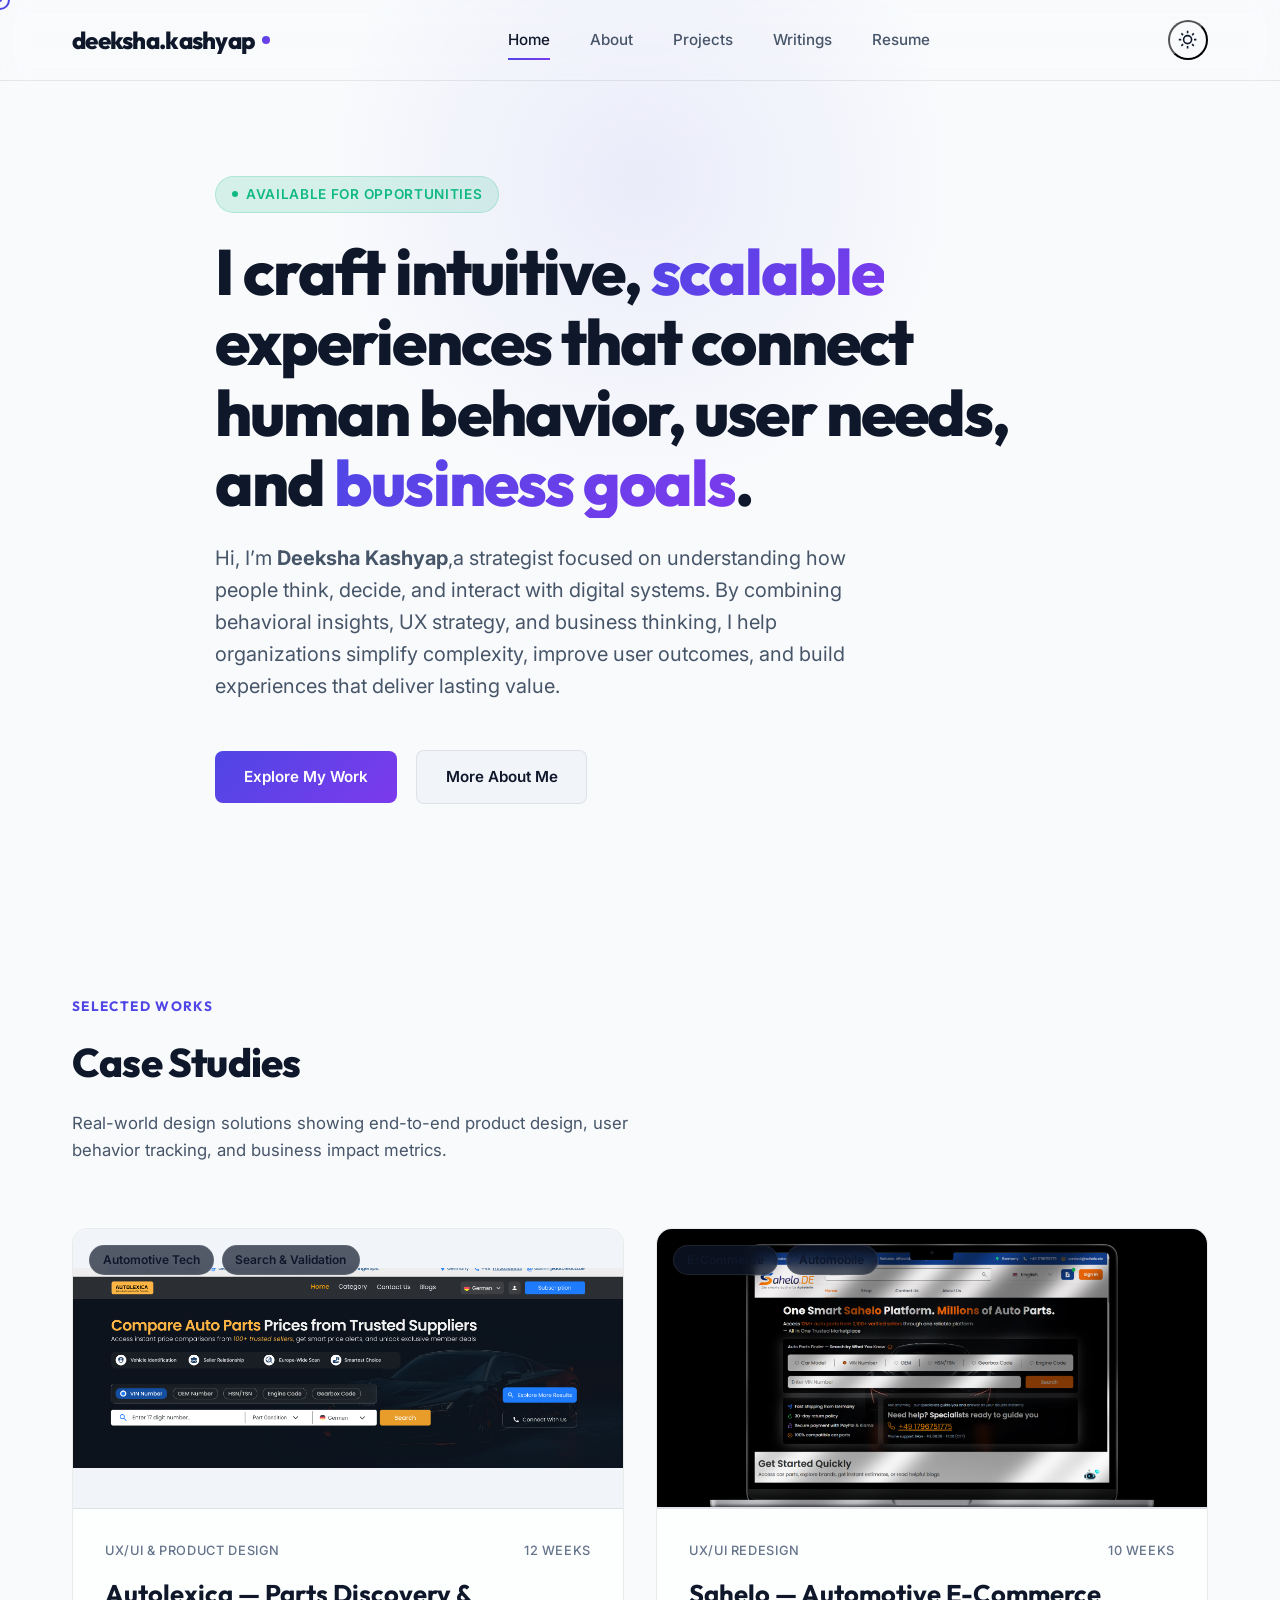
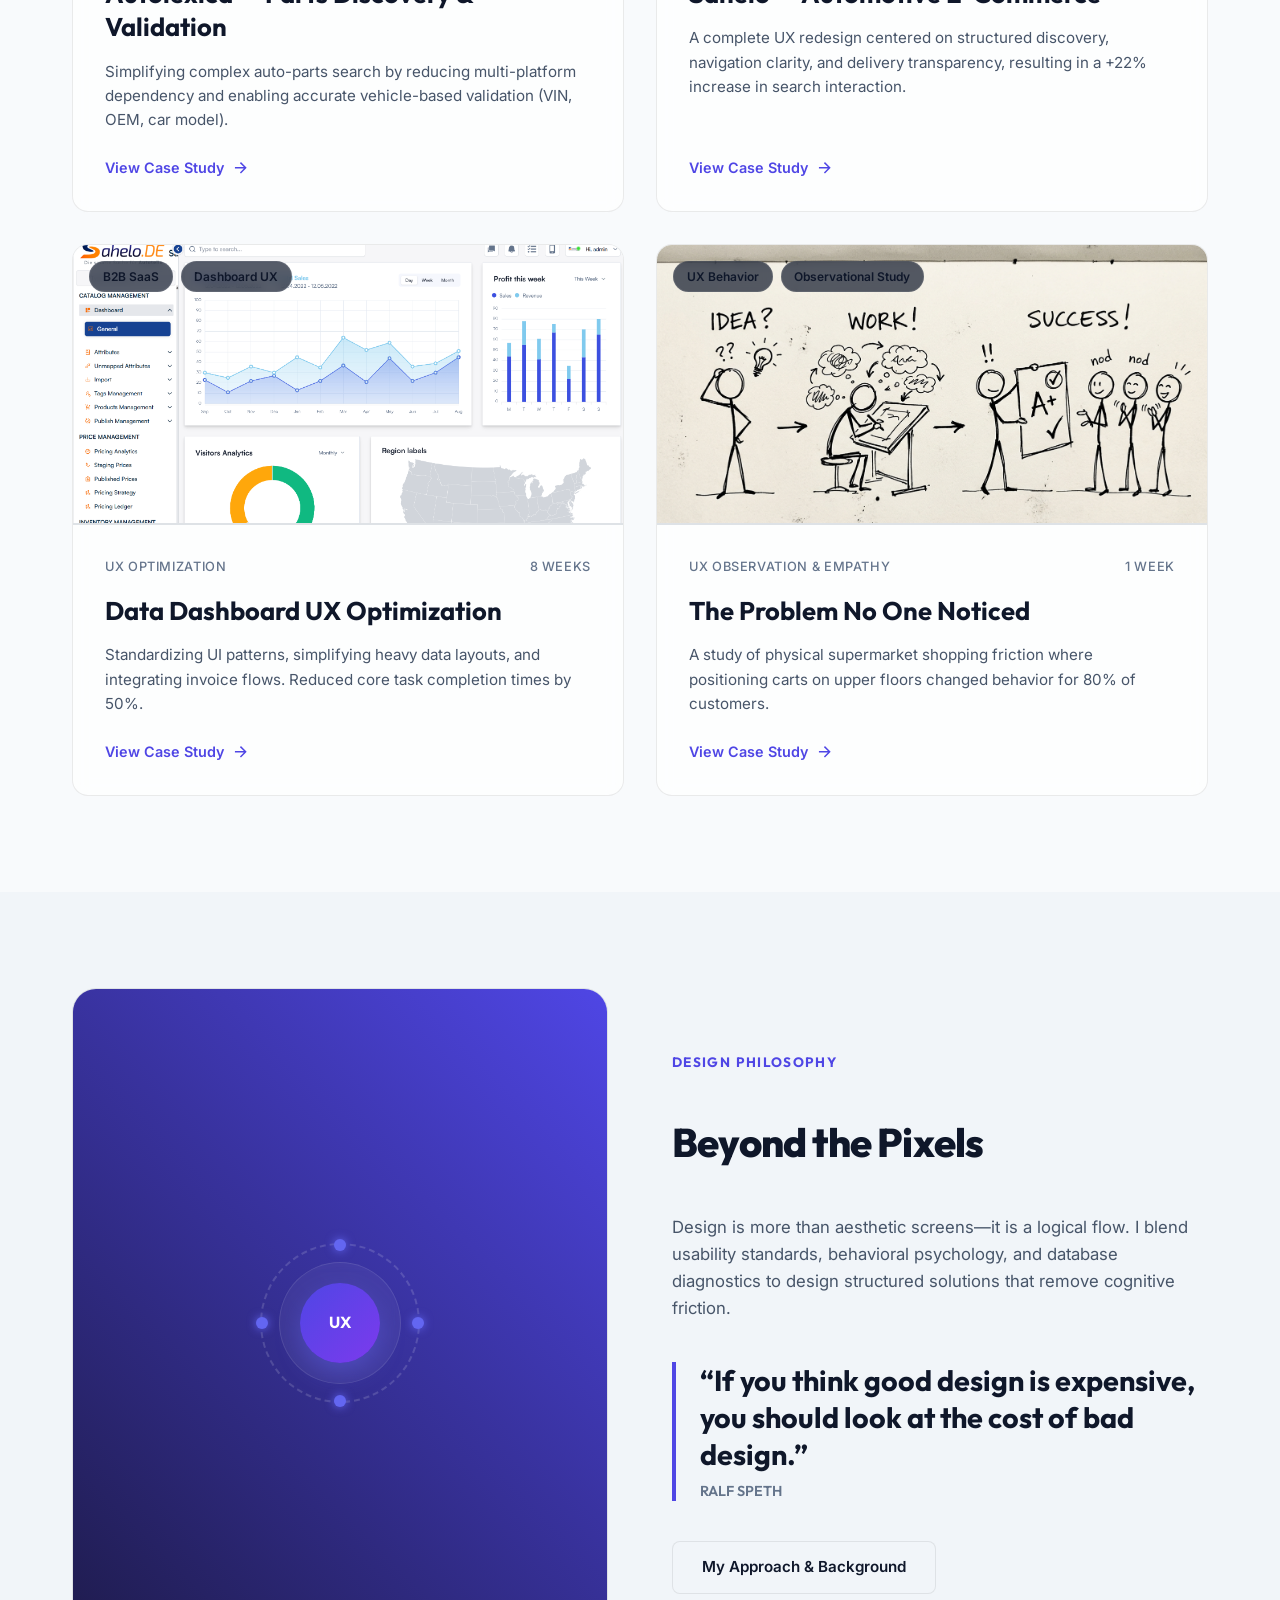
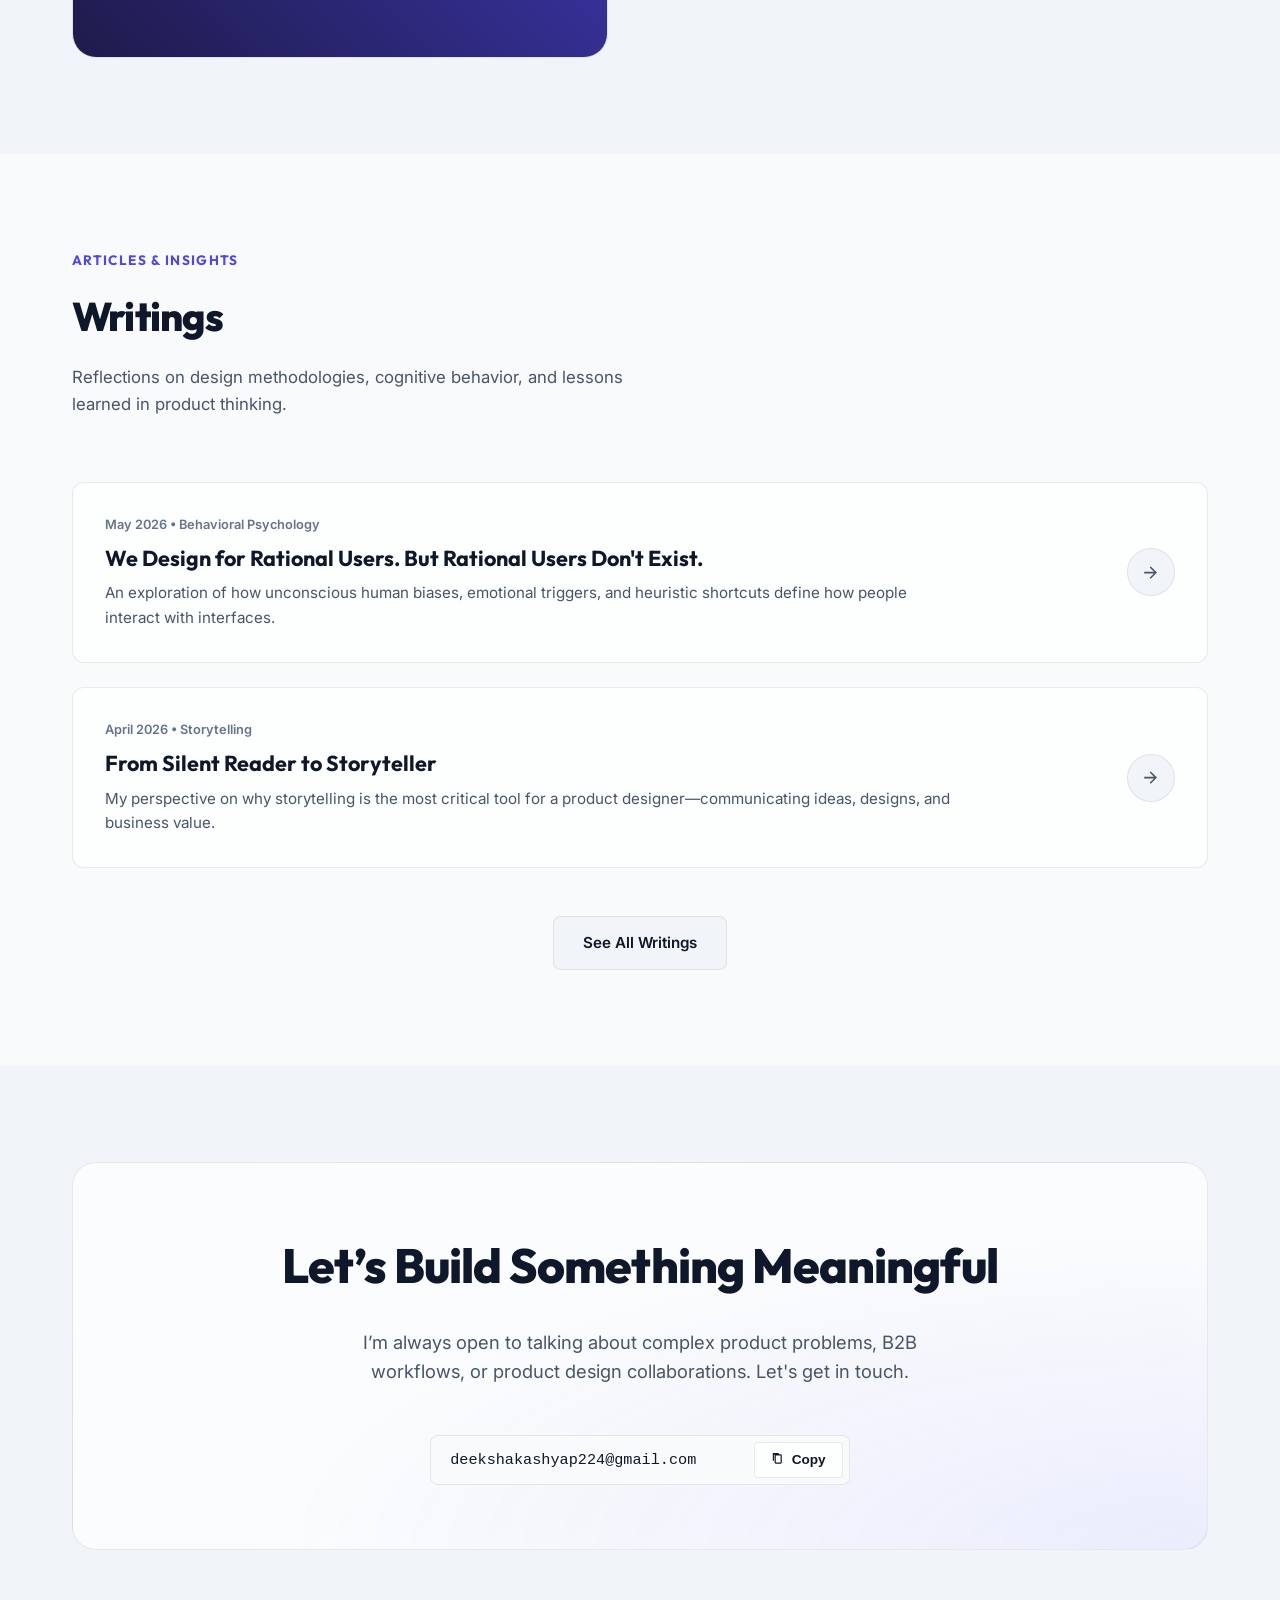
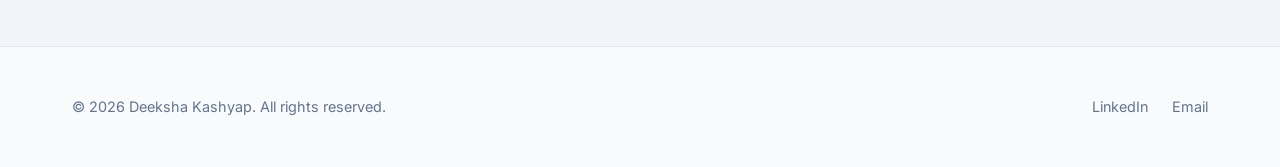
<file: index.html>
<!DOCTYPE html>
<html lang="en">
<head>
    <meta charset="UTF-8">
    <meta name="viewport" content="width=device-width, initial-scale=1.0">
    <meta name="description" content="Product portfolio of Deeksha Kashyap - UX/UI and Product Designer. Designing intuitive, scalable digital products that connect user needs with business goals.">
    <title>Deeksha Kashyap | Product Designer Portfolio</title>
    <link rel="icon" type="image/png" href="favicon.png">
    <link rel="stylesheet" href="css/style.css">
    
    <!-- Google tag (gtag.js) -->
<script async src="https://www.googletagmanager.com/gtag/js?id=G-EJRSQ3LTP7"></script>
<script>
  window.dataLayer = window.dataLayer || [];
  function gtag(){dataLayer.push(arguments);}
  gtag('js', new Date());

  gtag('config', 'G-EJRSQ3LTP7');
</script>

<!-- Microsoft Clarity Tracking Code -->

<script type="text/javascript">
    (function(c,l,a,r,i,t,y){
        c[a]=c[a]||function(){(c[a].q=c[a].q||[]).push(arguments)};
        t=l.createElement(r);t.async=1;t.src="https://www.clarity.ms/tag/"+i;
        y=l.getElementsByTagName(r)[0];y.parentNode.insertBefore(t,y);
    })(window, document, "clarity", "script", "x5df9ftha4");
</script>
    
    <style>
        .project-img-wrapper img {
    width: 100%;
    height: 100%;
    object-fit: cover;
    display: block;
}
    </style>
</head>

<body>
    <!-- Custom Cursor Elements -->
    <div class="custom-cursor"></div>
    <div class="custom-cursor-dot"></div>

    <!-- Navigation Header -->
    <header>
        <div class="container nav-container">
            <a href="index.html" class="logo">
                deeksha.kashyap <span class="logo-dot"></span>
            </a>
            
            <button class="hamburger" id="hamburger" aria-label="Toggle Navigation Menu">
                <span></span>
                <span></span>
                <span></span>
            </button>

            <nav class="nav-menu" id="nav-menu">
                <a href="index.html" class="nav-link active">Home</a>
                <a href="about.html" class="nav-link">About</a>
                <a href="index.html#projects" class="nav-link">Projects</a>
                <a href="writings.html" class="nav-link">Writings</a>
                <a href="resume.html" class="nav-link">Resume</a>
            </nav>

            <div class="nav-right">
                <button class="theme-btn" id="theme-toggle" aria-label="Toggle Light/Dark Theme">
                    <svg class="moon-icon" viewBox="0 0 24 24">
                        <path d="M12 3c.132 0 .263 0 .393.007a7.5 7.5 0 0 0 7.92 12.446A9 9 0 1 1 12 3zm0 2a7 7 0 1 0 5.25 11.625 9.5 9.5 0 0 1-5.18-7.79 9.516 9.516 0 0 1-.07-1.835A6.97 6.97 0 0 0 12 5z"/>
                    </svg>
                    <svg class="sun-icon" viewBox="0 0 24 24">
                        <path d="M12 18a6 6 0 1 1 0-12 6 6 0 0 1 0 12zm0-2a4 4 0 1 0 0-8 4 4 0 0 0 0 8zM11 1h2v3h-2V1zm0 19h2v3h-2v-3zM3.515 4.929l1.414-1.414L7.05 5.636 5.636 7.05 3.515 4.93zM16.95 18.364l1.414-1.414 2.122 2.122-1.414 1.414-2.122-2.122zM19.07 3.515l1.414 1.414-2.122 2.121-1.414-1.414 2.122-2.121zM5.636 16.95l1.414 1.414-2.122 2.122-1.414-1.414 2.122-2.122zM1 11h3v2H1v-2zm19 0h3v2h-3v-2z"/>
                    </svg>
                </button>
            </div>
        </div>
    </header>

    <!-- Main Content -->
    <main>
        <!-- Hero Section -->
        <section class="hero">
            <div class="hero-glow"></div>
            <div class="container">
                <div class="hero-content reveal">
                    <div class="hero-badge">
                        <span class="hero-badge-dot"></span>
                        Available for Opportunities
                    </div>
                    <h1 class="hero-title">
                        I craft intuitive, <span class="text-gradient">scalable</span> experiences that connect human behavior, user needs, and <span class="text-gradient">business goals</span>.
                    </h1>
                    <p class="hero-desc">
                        Hi, I’m <strong>Deeksha Kashyap</strong>,a strategist focused on understanding how people think, decide, and interact with digital systems. By combining behavioral insights, UX strategy, and business thinking, I help organizations simplify complexity, improve user outcomes, and build experiences that deliver lasting value.
                    </p>
                    <div class="hero-actions">
                        <a href="#projects" class="btn btn-primary">Explore My Work</a>
                        <a href="about.html" class="btn btn-secondary">More About Me</a>
                    </div>
                </div>
            </div>
        </section>

        <!-- Selected Projects Section -->
        <section id="projects" class="section">
            <div class="container">
                <div class="section-header reveal">
                    <span class="section-label">Selected Works</span>
                    <h2 class="section-title">Case Studies</h2>
                    <p class="section-desc">Real-world design solutions showing end-to-end product design, user behavior tracking, and business impact metrics.</p>
                </div>

                <div class="works-grid">
                    <!-- Project 1: Autolexica -->
                    <div class="project-card reveal">
                        <div class="project-img-wrapper">
                            <div class="project-tags">
                                <span class="project-tag">Automotive Tech</span>
                                <span class="project-tag">Search & Validation</span>
                            </div>
                              <img src="../images/autolexica_hero_section.png" alt="test" style="width:100%; height:200px; display:center;">  <!-- ← ADDED -->               
                             </div>
                        <div class="project-content">
                            <div class="project-meta">
                                <span>UX/UI & Product Design</span>                                <span>12 Weeks</span>
                            </div>
                            <h3 class="project-title">Autolexica — Parts Discovery & Validation</h3>
                            <p class="project-desc">Simplifying complex auto-parts search by reducing multi-platform dependency and enabling accurate vehicle-based validation (VIN, OEM, car model).</p>
                            <a href="projects/autolexica.html" class="project-link">
                                View Case Study
                                <svg viewBox="0 0 24 24" width="16" height="16"><path fill="none" d="M0 0h24v24H0z"/><path fill="currentColor" d="M16.172 11l-5.364-5.364 1.414-1.414L20 12l-7.778 7.778-1.414-1.414L16.172 13H4v-2z"/></svg>
                            </a>
                        </div>
                    </div>

                    <!-- Project 2: Sahelo -->
                    <div class="project-card reveal">
                        <div class="project-img-wrapper">
                            <div class="project-tags">
                                <span class="project-tag">E-Commerce</span>
                                <span class="project-tag">Automobile</span>
                            </div>
                            <img src="images/sahelo_hero_section.png" alt="Sahelo Project" class="project-img-wrapper img">  <!-- ← ADDED -->
                        </div>
                        <div class="project-content">
                            <div class="project-meta">
                                <span>UX/UI Redesign</span>
                                <span>10 Weeks</span>
                            </div>
                            <h3 class="project-title">Sahelo — Automotive E-Commerce</h3>
                            <p class="project-desc">A complete UX redesign centered on structured discovery, navigation clarity, and delivery transparency, resulting in a +22% increase in search interaction.</p>
                            <a href="projects/sahelo.html" class="project-link">
                                View Case Study
                                <svg viewBox="0 0 24 24" width="16" height="16"><path fill="none" d="M0 0h24v24H0z"/><path fill="currentColor" d="M16.172 11l-5.364-5.364 1.414-1.414L20 12l-7.778 7.778-1.414-1.414L16.172 13H4v-2z"/></svg>
                            </a>
                        </div>
                    </div>

                    <!-- project 5: instagram case study 
                     <div class="project-card reveal">
                        <div class="project-img-wrapper">
                            <div class="project-tags">
                                <span class="project-tag">Social Media</span>
                                <span class="project-tag">Business + User Value</span>
                                <span class="project-tag">Mental Model Alignment</span>
                            </div>
                            <img src="images/insta_hero_section.png" alt="Instagram Case Study" class="project-img-wrapper img">  
                        </div> -->
                         <!-- <div class="project-content">
                            <div class="project-meta">
                                <span>UX Observation & Empathy</span>
                                <span>4 Week</span>
                            </div>
                            <h3 class="project-title">Instagram Case Study</h3>
                            <p class="project-desc">A study of physical supermarket shopping friction where positioning carts on upper floors changed behavior for 80% of customers.</p>
                            <a href="projects/insta.html" class="project-link">
                                View Case Study
                                <svg viewBox="0 0 24 24" width="16" height="16"><path fill="none" d="M0 0h24v24H0z"/><path fill="currentColor" d="M16.172 11l-5.364-5.364 1.414-1.414L20 12l-7.778 7.778-1.414-1.414L16.172 13H4v-2z"/></svg>
                            </a>
                        </div>
                    </div> 

                    <!-- Project 3: Internal Dashboard -->
                    <div class="project-card reveal">
                        <div class="project-img-wrapper">
                            <div class="project-tags">
                                <span class="project-tag">B2B SaaS</span>
                                <span class="project-tag">Dashboard UX</span>
                            </div>
                           <img src="images/dashbord_hero_section.png" alt="Internal Dashboard Project" class="project-img-wrapper img">  <!-- ← ADDED -->
                        </div>
                        <div class="project-content">
                            <div class="project-meta">
                                <span>UX Optimization</span>
                                <span>8 Weeks</span>
                            </div>
                            <h3 class="project-title">Data Dashboard UX Optimization</h3>
                            <p class="project-desc">Standardizing UI patterns, simplifying heavy data layouts, and integrating invoice flows. Reduced core task completion times by 50%.</p>
                            <a href="projects/dashboard.html" class="project-link">
                                View Case Study
                                <svg viewBox="0 0 24 24" width="16" height="16"><path fill="none" d="M0 0h24v24H0z"/><path fill="currentColor" d="M16.172 11l-5.364-5.364 1.414-1.414L20 12l-7.778 7.778-1.414-1.414L16.172 13H4v-2z"/></svg>
                            </a>
                        </div>
                    </div>

                    <!-- Project 4: Retail observation -->
                    <div class="project-card reveal">
                        <div class="project-img-wrapper">
                            <div class="project-tags">
                                <span class="project-tag">UX Behavior</span>
                                <span class="project-tag">Observational Study</span>
                            </div>
                            <img src="images/problem_hero_section.png" alt="Internal Dashboard Project" class="project-img-wrapper img">  <!-- ← ADDED -->
                        </div>
                        <div class="project-content">
                            <div class="project-meta">
                                <span>UX Observation & Empathy</span>
                                <span>1 Week</span>
                            </div>
                            <h3 class="project-title">The Problem No One Noticed</h3>
                            <p class="project-desc">A study of physical supermarket shopping friction where positioning carts on upper floors changed behavior for 80% of customers.</p>
                            <a href="projects/retail-friction.html" class="project-link">
                                View Case Study
                                <svg viewBox="0 0 24 24" width="16" height="16"><path fill="none" d="M0 0h24v24H0z"/><path fill="currentColor" d="M16.172 11l-5.364-5.364 1.414-1.414L20 12l-7.778 7.778-1.414-1.414L16.172 13H4v-2z"/></svg>
                            </a>
                        </div>
                    </div>


                </div>
            </div>
        </section>

        <!-- About Me Teaser Section -->
        <section class="section" style="background-color: var(--bg-secondary);">
            <div class="container">
                <div class="about-teaser">
                    <div class="about-teaser-img-wrapper reveal">
                        <div class="teaser-ill">
                            <div class="teaser-ill-circle">
                                <span class="teaser-ill-node node-1"></span>
                                <span class="teaser-ill-node node-2"></span>
                                <span class="teaser-ill-node node-3"></span>
                                <span class="teaser-ill-node node-4"></span>
                            </div>
                            <div class="teaser-ill-center">UX</div>
                        </div>
                    </div>
                    <div class="about-teaser-content reveal">
                        <span class="section-label">Design Philosophy</span>
                        <h2 class="section-title">Beyond the Pixels</h2>
                        <p class="section-desc">
                            Design is more than aesthetic screens—it is a logical flow. I blend usability standards, behavioral psychology, and database diagnostics to design structured solutions that remove cognitive friction.
                        </p>
                        <blockquote class="about-teaser-quote">
                            “If you think good design is expensive, you should look at the cost of bad design.”
                            <span class="quote-author">Ralf Speth</span>
                        </blockquote>
                        <a href="about.html" class="btn btn-secondary" style="width:fit-content">My Approach & Background</a>
                    </div>
                </div>
            </div>
        </section>

        <!-- Selected Articles Section -->
        <section class="section">
            <div class="container">
                <div class="section-header reveal">
                    <span class="section-label">Articles & Insights</span>
                    <h2 class="section-title">Writings</h2>
                    <p class="section-desc">Reflections on design methodologies, cognitive behavior, and lessons learned in product thinking.</p>
                </div>

                <div class="writings-list">
                    <!-- Article 1 -->
                    <a href="writings/rational-users.html" class="writing-card reveal">
                        <div class="writing-info">
                            <span class="writing-date">May 2026 • Behavioral Psychology</span>
                            <h3 class="writing-title">We Design for Rational Users. But Rational Users Don't Exist.</h3>
                            <p class="writing-desc">An exploration of how unconscious human biases, emotional triggers, and heuristic shortcuts define how people interact with interfaces.</p>
                        </div>
                        <div class="writing-arrow">
                            <svg viewBox="0 0 24 24"><path fill="none" d="M0 0h24v24H0z"/><path fill="currentColor" d="M16.172 11l-5.364-5.364 1.414-1.414L20 12l-7.778 7.778-1.414-1.414L16.172 13H4v-2z"/></svg>
                        </div>
                    </a>

                    <!-- Article 2 -->
                    <a href="writings/silent-reader.html" class="writing-card reveal">
                        <div class="writing-info">
                            <span class="writing-date">April 2026 • Storytelling</span>
                            <h3 class="writing-title">From Silent Reader to Storyteller</h3>
                            <p class="writing-desc">My perspective on why storytelling is the most critical tool for a product designer—communicating ideas, designs, and business value.</p>
                        </div>
                        <div class="writing-arrow">
                            <svg viewBox="0 0 24 24"><path fill="none" d="M0 0h24v24H0z"/><path fill="currentColor" d="M16.172 11l-5.364-5.364 1.414-1.414L20 12l-7.778 7.778-1.414-1.414L16.172 13H4v-2z"/></svg>
                        </div>
                    </a>
                </div>

                <div style="text-align:center;margin-top:3rem" class="reveal">
                    <a href="writings.html" class="btn btn-secondary">See All Writings</a>
                </div>
            </div>
        </section>

        <!-- Contact Section -->
        <section class="section" style="background-color: var(--bg-secondary);">
            <div class="container">
                <div class="contact-cta reveal">
                    <h2 class="contact-cta-title">Let’s Build Something Meaningful</h2>
                    <p class="contact-cta-desc">
                        I’m always open to talking about complex product problems, B2B workflows, or product design collaborations. Let's get in touch.
                    </p>
                    <div class="email-copy-box">
                        <span class="email-text" id="email-address">deekshakashyap224@gmail.com</span>
                        <button class="copy-btn" id="copy-email-btn" aria-label="Copy email address to clipboard">
                            <svg viewBox="0 0 24 24"><path fill="none" d="M0 0h24v24H0z"/><path fill="currentColor" d="M16 2H8C6.9 2 6 2.9 6 4v12c0 1.1.9 2 2 2h8c1.1 0 2-.9 2-2V4c0-1.1-.9-2-2-2zm0 14H8V4h8v12zm-3-17h-8c-1.1 0-2 .9-2 2v12h2V3h8V1z"/></svg>
                            Copy
                        </button>
                    </div>
                </div>
            </div>
        </section>
    </main>

    <!-- Footer -->
    <footer>
        <div class="container footer-content">
            <p>© 2026 Deeksha Kashyap. All rights reserved.</p>
            <div class="social-links">
                <a href="https://www.linkedin.com/in/deeksha-kashyap-ux" target="_blank" rel="noopener noreferrer" class="social-link">LinkedIn</a>
                <a href="mailto:deekshakashyap224@gmail.com" class="social-link">Email</a>
            </div>
        </div>
    </footer>

    <script src="js/main.js"></script>
</body>
</html>
</file>
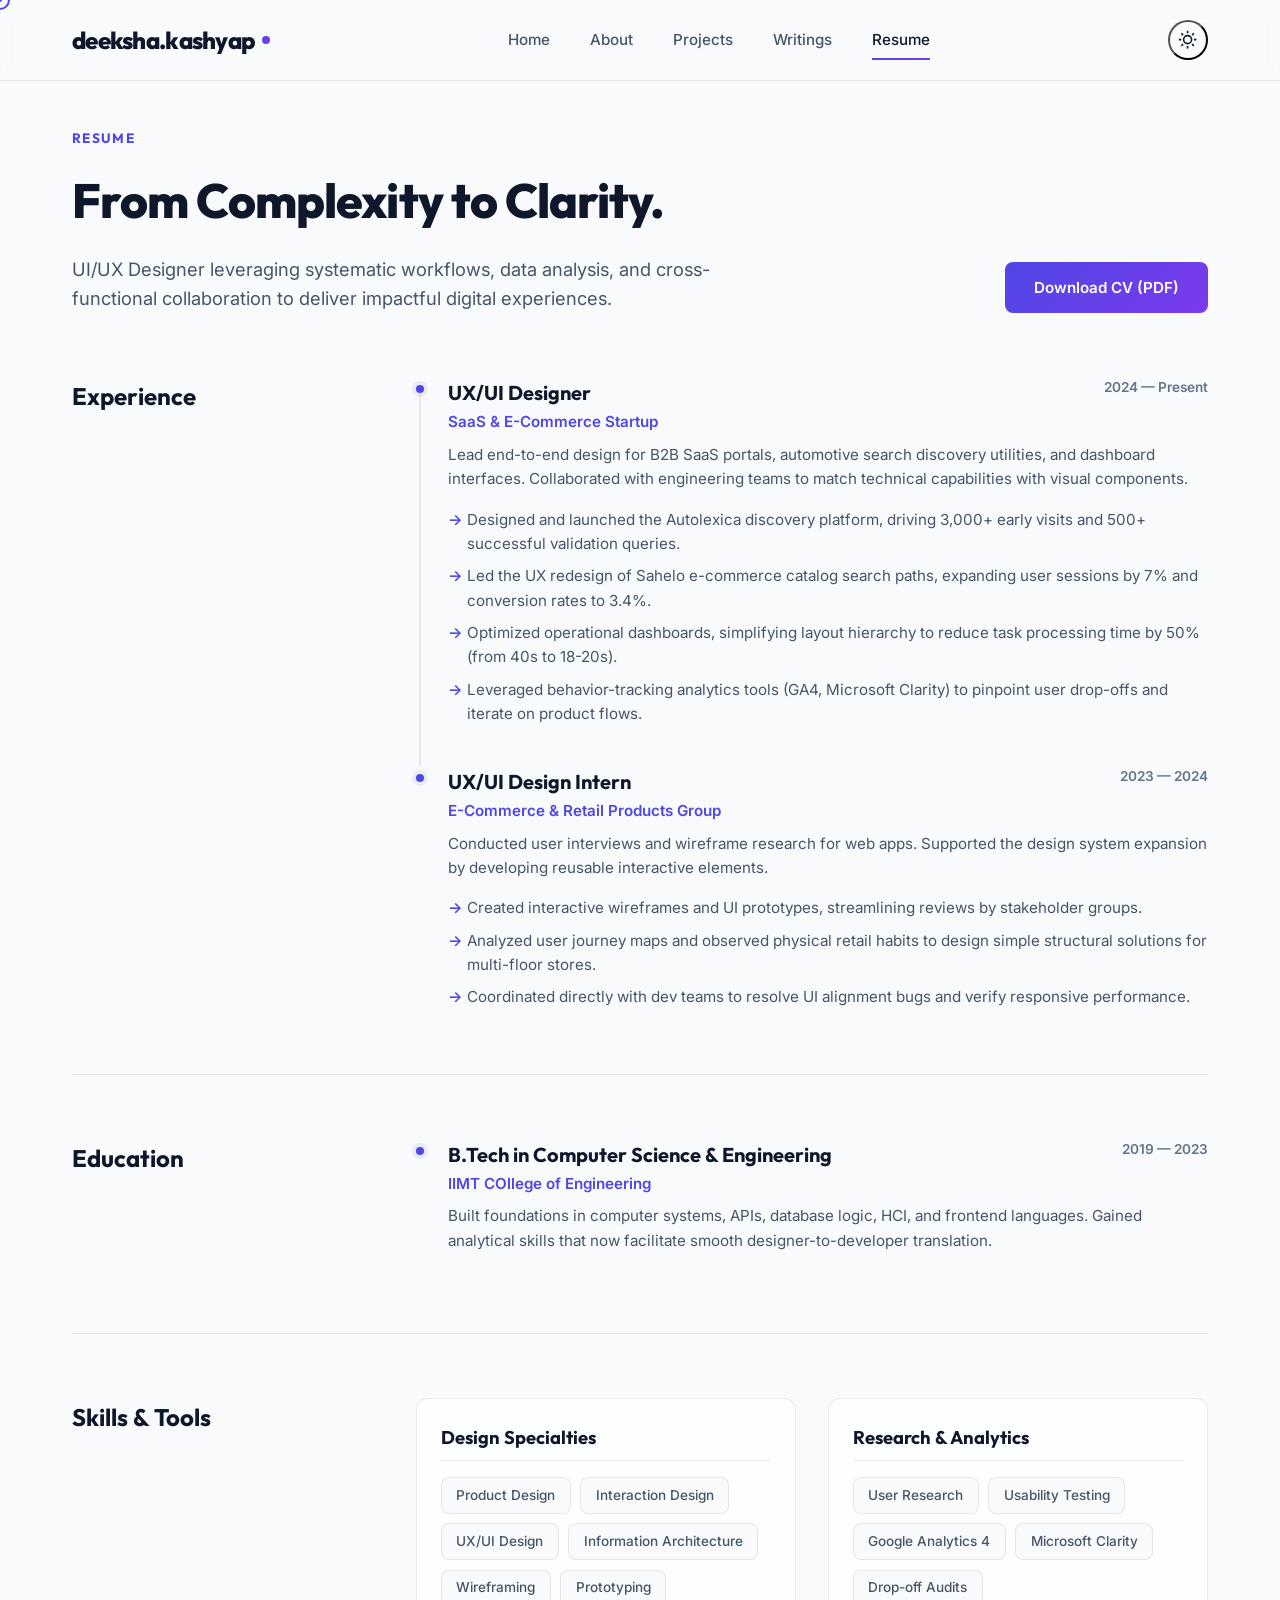
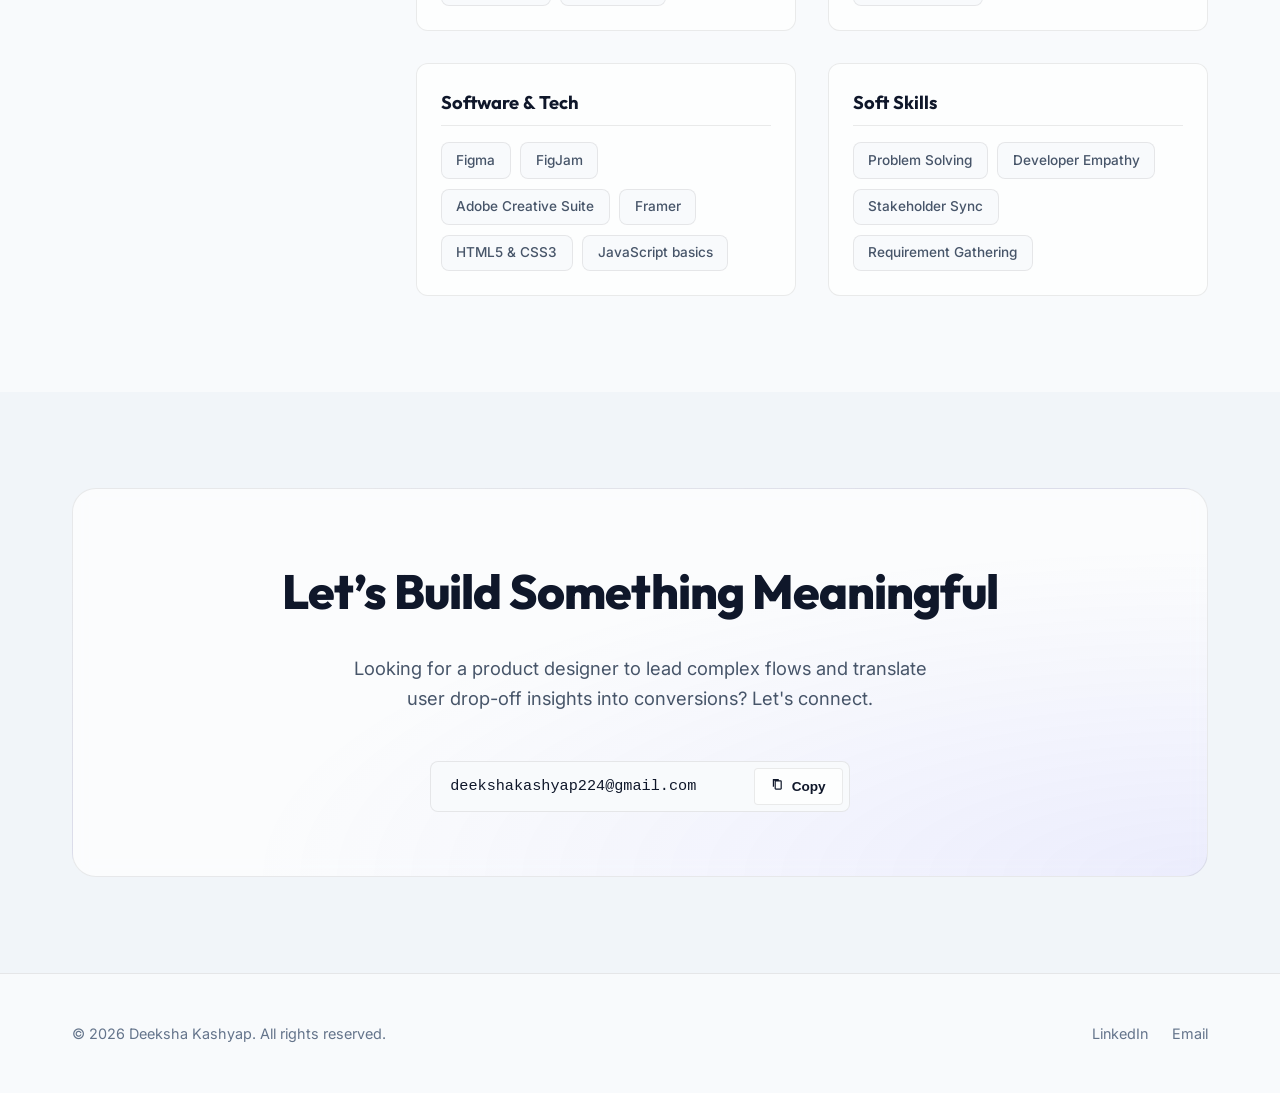
<file: resume.html>
<!DOCTYPE html>
<html lang="en">
<head>
    <meta charset="UTF-8">
    <meta name="viewport" content="width=device-width, initial-scale=1.0">
    <meta name="description" content="Resume of Deeksha Kashyap - Product Designer. Summary of experience, education, skills, and tools.">
    <title>Resume | Deeksha Kashyap</title>
    <link rel="icon" type="image/png" href="favicon.png">
    <link rel="stylesheet" href="css/style.css">
    <!-- Google tag (gtag.js) -->
<script async src="https://www.googletagmanager.com/gtag/js?id=G-EJRSQ3LTP7"></script>
<script>
  window.dataLayer = window.dataLayer || [];
  function gtag(){dataLayer.push(arguments);}
  gtag('js', new Date());

  gtag('config', 'G-EJRSQ3LTP7');
</script>

<!-- Microsoft Clarity Tracking Code -->

<script type="text/javascript">
    (function(c,l,a,r,i,t,y){
        c[a]=c[a]||function(){(c[a].q=c[a].q||[]).push(arguments)};
        t=l.createElement(r);t.async=1;t.src="https://www.clarity.ms/tag/"+i;
        y=l.getElementsByTagName(r)[0];y.parentNode.insertBefore(t,y);
    })(window, document, "clarity", "script", "x5df9ftha4");
</script>
    
</head>
<body>
    <!-- Custom Cursor -->
    <div class="custom-cursor"></div>
    <div class="custom-cursor-dot"></div>

    <!-- Navigation Header -->
    <header>
        <div class="container nav-container">
            <a href="index.html" class="logo">
                deeksha.kashyap <span class="logo-dot"></span>
            </a>
            
            <button class="hamburger" id="hamburger" aria-label="Toggle Navigation Menu">
                <span></span>
                <span></span>
                <span></span>
            </button>

            <nav class="nav-menu" id="nav-menu">
                <a href="index.html" class="nav-link">Home</a>
                <a href="about.html" class="nav-link">About</a>
                <a href="index.html#projects" class="nav-link">Projects</a>
                <a href="writings.html" class="nav-link">Writings</a>
                <a href="resume.html" class="nav-link active">Resume</a>
            </nav>

            <div class="nav-right">
                <button class="theme-btn" id="theme-toggle" aria-label="Toggle Light/Dark Theme">
                    <svg class="moon-icon" viewBox="0 0 24 24">
                        <path d="M12 3c.132 0 .263 0 .393.007a7.5 7.5 0 0 0 7.92 12.446A9 9 0 1 1 12 3zm0 2a7 7 0 1 0 5.25 11.625 9.5 9.5 0 0 1-5.18-7.79 9.516 9.516 0 0 1-.07-1.835A6.97 6.97 0 0 0 12 5z"/>
                    </svg>
                    <svg class="sun-icon" viewBox="0 0 24 24">
                        <path d="M12 18a6 6 0 1 1 0-12 6 6 0 0 1 0 12zm0-2a4 4 0 1 0 0-8 4 4 0 0 0 0 8zM11 1h2v3h-2V1zm0 19h2v3h-2v-3zM3.515 4.929l1.414-1.414L7.05 5.636 5.636 7.05 3.515 4.93zM16.95 18.364l1.414-1.414 2.122 2.122-1.414 1.414-2.122-2.122zM19.07 3.515l1.414 1.414-2.122 2.121-1.414-1.414 2.122-2.121zM5.636 16.95l1.414 1.414-2.122 2.122-1.414-1.414 2.122-2.122zM1 11h3v2H1v-2zm19 0h3v2h-3v-2z"/>
                    </svg>
                </button>
            </div>
        </div>
    </header>

    <main>
        <!-- Resume Header -->
        <section class="section" style="padding-top: 8rem; padding-bottom: 2rem;">
            <div class="container" style="display: flex; justify-content: space-between; align-items: flex-end; gap: 2rem; flex-wrap: wrap;">
                <div style="max-width: 700px;">
                    <span class="section-label">Resume</span>
                    <h1 class="section-title" style="font-size: 3rem; margin-bottom: 1rem;">From Complexity to Clarity.</h1>
                    <p class="section-desc" style="font-size: 1.15rem;">
                        UI/UX Designer leveraging systematic workflows, data analysis, and cross-functional collaboration to deliver impactful digital experiences.
                    </p>
                </div>
                <a href="Deeksha_kashyap_uxui.pdf" class="btn btn-primary" download>
    Download CV (PDF) </a>
            </div>
        </section>

        <!-- Resume Content Section -->
        <section class="section" style="padding-top: 2rem;">
            <div class="container">
                
                <!-- Experience -->
                <div class="resume-section reveal">
                    <h2 class="resume-sidebar-title">Experience</h2>
                    <div class="resume-timeline">
                        <div class="resume-item">
                            <div class="resume-item-header">
                                <div>
                                    <h3 class="resume-role">UX/UI Designer</h3>
                                    <span class="resume-company">SaaS & E-Commerce Startup</span>
                                </div>
                                <span class="resume-date">2024 — Present</span>
                            </div>
                            <p class="resume-item-details">
                                Lead end-to-end design for B2B SaaS portals, automotive search discovery utilities, and dashboard interfaces. Collaborated with engineering teams to match technical capabilities with visual components.
                            </p>
                            <ul class="resume-bullets">
                                <li>Designed and launched the Autolexica discovery platform, driving 3,000+ early visits and 500+ successful validation queries.</li>
                                <li>Led the UX redesign of Sahelo e-commerce catalog search paths, expanding user sessions by 7% and conversion rates to 3.4%.</li>
                                <li>Optimized operational dashboards, simplifying layout hierarchy to reduce task processing time by 50% (from 40s to 18-20s).</li>
                                <li>Leveraged behavior-tracking analytics tools (GA4, Microsoft Clarity) to pinpoint user drop-offs and iterate on product flows.</li>
                            </ul>
                        </div>
                        
                        <div class="resume-item">
                            <div class="resume-item-header">
                                <div>
                                    <h3 class="resume-role">UX/UI Design Intern</h3>
                                    <span class="resume-company">E-Commerce & Retail Products Group</span>
                                </div>
                                <span class="resume-date">2023 — 2024</span>
                            </div>
                            <p class="resume-item-details">
                                Conducted user interviews and wireframe research for web apps. Supported the design system expansion by developing reusable interactive elements.
                            </p>
                            <ul class="resume-bullets">
                                <li>Created interactive wireframes and UI prototypes, streamlining reviews by stakeholder groups.</li>
                                <li>Analyzed user journey maps and observed physical retail habits to design simple structural solutions for multi-floor stores.</li>
                                <li>Coordinated directly with dev teams to resolve UI alignment bugs and verify responsive performance.</li>
                            </ul>
                        </div>
                    </div>
                </div>

                <!-- Education -->
                <div class="resume-section reveal">
                    <h2 class="resume-sidebar-title">Education</h2>
                    <div class="resume-timeline">
                        <div class="resume-item">
                            <div class="resume-item-header">
                                <div>
                                    <h3 class="resume-role">B.Tech in Computer Science & Engineering</h3>
                                    <span class="resume-company">IIMT COllege of Engineering</span>
                                </div>
                                <span class="resume-date">2019 — 2023</span>
                            </div>
                            <p class="resume-item-details">
                                Built foundations in computer systems, APIs, database logic, HCI, and frontend languages. Gained analytical skills that now facilitate smooth designer-to-developer translation.
                            </p>
                        </div>
                    </div>
                </div>

                <!-- Skills & Tools -->
                <div class="resume-section reveal">
                    <h2 class="resume-sidebar-title">Skills & Tools</h2>
                    <div class="skills-grid">
                        <div class="skills-category">
                            <h3 class="skills-category-title">Design Specialties</h3>
                            <div class="skills-tags">
                                <span class="skill-tag">Product Design</span>
                                <span class="skill-tag">Interaction Design</span>
                                <span class="skill-tag">UX/UI Design</span>
                                <span class="skill-tag">Information Architecture</span>
                                <span class="skill-tag">Wireframing</span>
                                <span class="skill-tag">Prototyping</span>
                            </div>
                        </div>

                        <div class="skills-category">
                            <h3 class="skills-category-title">Research & Analytics</h3>
                            <div class="skills-tags">
                                <span class="skill-tag">User Research</span>
                                <span class="skill-tag">Usability Testing</span>
                                <span class="skill-tag">Google Analytics 4</span>
                                <span class="skill-tag">Microsoft Clarity</span>
                                <span class="skill-tag">Drop-off Audits</span>
                            </div>
                        </div>

                        <div class="skills-category">
                            <h3 class="skills-category-title">Software & Tech</h3>
                            <div class="skills-tags">
                                <span class="skill-tag">Figma</span>
                                <span class="skill-tag">FigJam</span>
                                <span class="skill-tag">Adobe Creative Suite</span>
                                <span class="skill-tag">Framer</span>
                                <span class="skill-tag">HTML5 & CSS3</span>
                                <span class="skill-tag">JavaScript basics</span>
                            </div>
                        </div>

                        <div class="skills-category">
                            <h3 class="skills-category-title">Soft Skills</h3>
                            <div class="skills-tags">
                                <span class="skill-tag">Problem Solving</span>
                                <span class="skill-tag">Developer Empathy</span>
                                <span class="skill-tag">Stakeholder Sync</span>
                                <span class="skill-tag">Requirement Gathering</span>
                            </div>
                        </div>
                    </div>
                </div>

            </div>
        </section>

        
        
        

        <!-- Contact Section -->
        <section class="section" style="background-color: var(--bg-secondary);">
            <div class="container">
                <div class="contact-cta reveal">
                    <h2 class="contact-cta-title">Let’s Build Something Meaningful</h2>
                    <p class="contact-cta-desc">
                        Looking for a product designer to lead complex flows and translate user drop-off insights into conversions? Let's connect.
                    </p>
                    <div class="email-copy-box">
                        <span class="email-text" id="email-address">deekshakashyap224@gmail.com</span>
                        <button class="copy-btn" id="copy-email-btn">
                            <svg viewBox="0 0 24 24"><path fill="none" d="M0 0h24v24H0z"/><path fill="currentColor" d="M16 2H8C6.9 2 6 2.9 6 4v12c0 1.1.9 2 2 2h8c1.1 0 2-.9 2-2V4c0-1.1-.9-2-2-2zm0 14H8V4h8v12zm-3-17h-8c-1.1 0-2 .9-2 2v12h2V3h8V1z"/></svg>
                            Copy
                        </button>
                    </div>
                </div>
            </div>
        </section>
    </main>


    <!-- Footer -->
    <footer>
        <div class="container footer-content">
            <p>© 2026 Deeksha Kashyap. All rights reserved.</p>
            <div class="social-links">
                <a href="https://www.linkedin.com/in/deeksha-kashyap-ux" target="_blank" rel="noopener noreferrer" class="social-link">LinkedIn</a>
                <a href="mailto:deekshakashyap224@gmail.com" class="social-link">Email</a>
            </div>
        </div>
    </footer>

    <script src="js/main.js"></script>
</body>
</html>
</file>
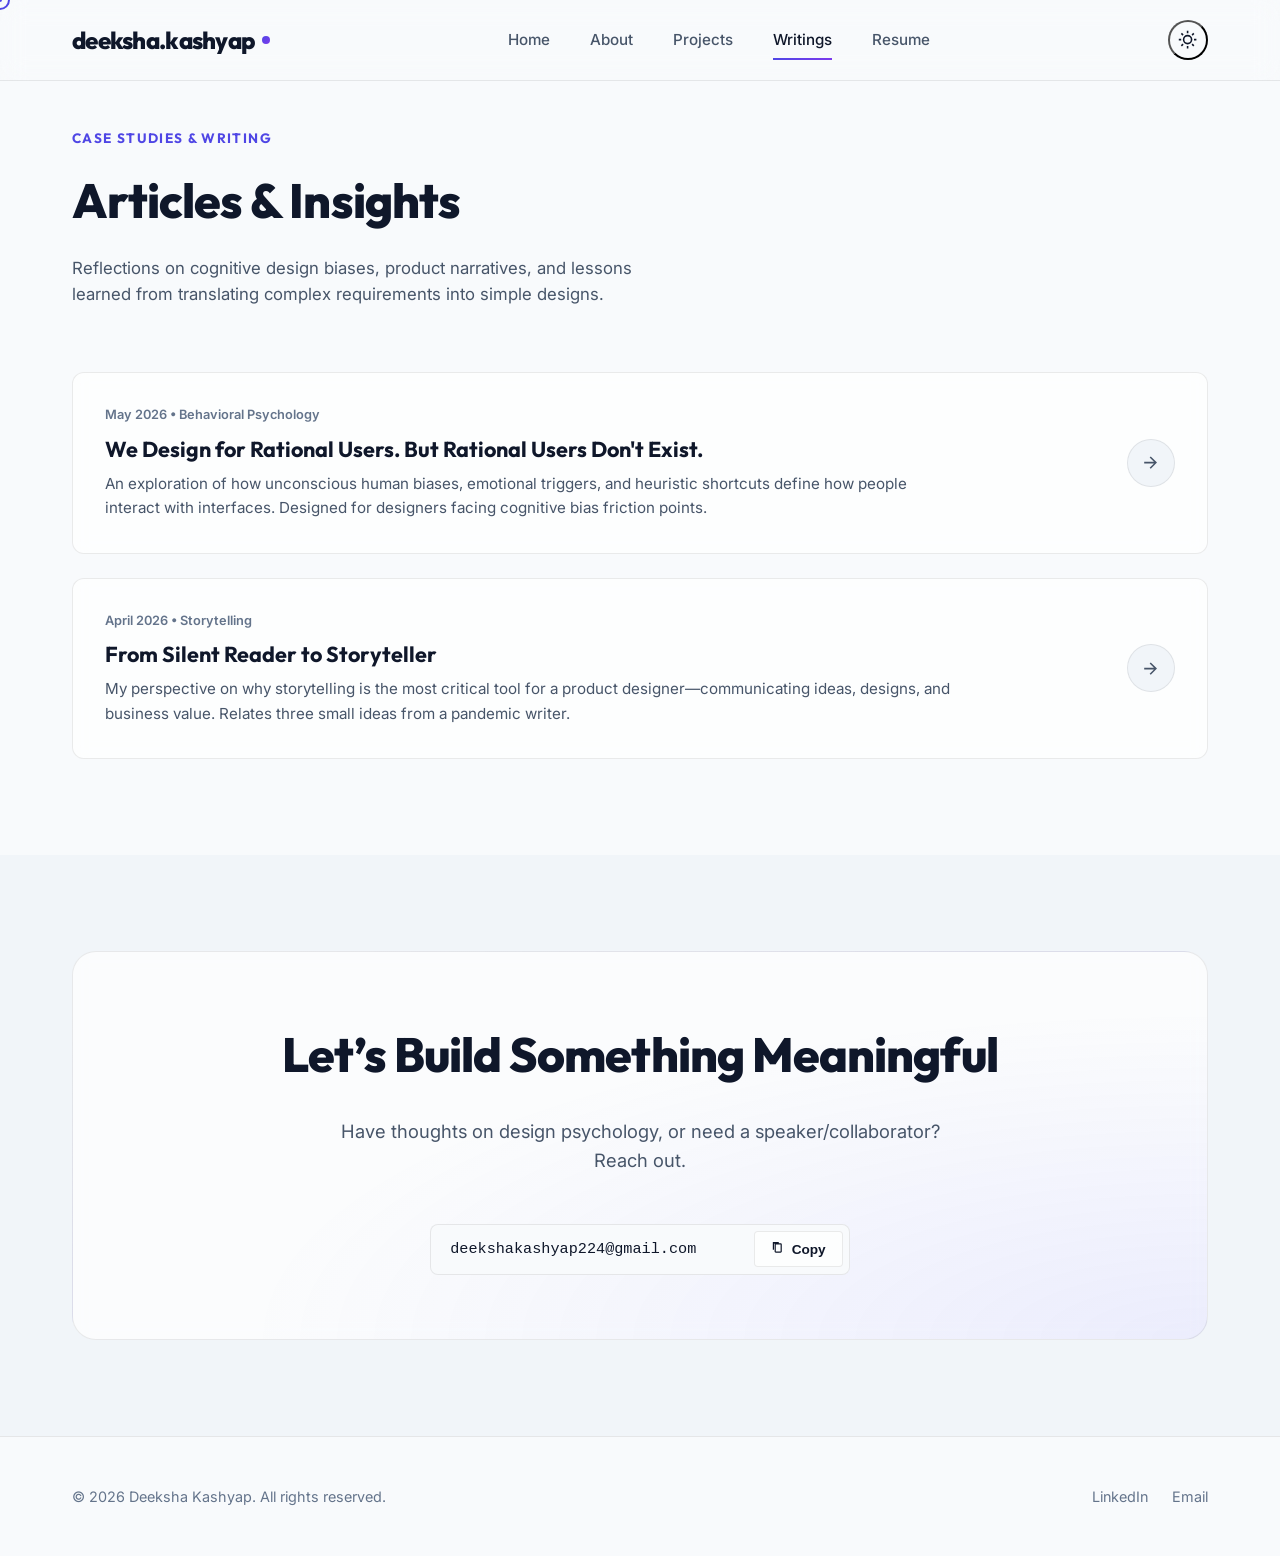
<file: writings.html>
<!DOCTYPE html>
<html lang="en">
<head>
    <meta charset="UTF-8">
    <meta name="viewport" content="width=device-width, initial-scale=1.0">
    <meta name="description" content="Design articles and publications by Deeksha Kashyap. Reflections on cognitive biases, storytelling, and user experience.">
    <title>Writings | Deeksha Kashyap</title>
    <link rel="icon" type="image/png" href="favicon.png">
    <link rel="stylesheet" href="css/style.css">
    <!-- Google tag (gtag.js) -->
<script async src="https://www.googletagmanager.com/gtag/js?id=G-EJRSQ3LTP7"></script>
<script>
  window.dataLayer = window.dataLayer || [];
  function gtag(){dataLayer.push(arguments);}
  gtag('js', new Date());

  gtag('config', 'G-EJRSQ3LTP7');
</script>

<!-- Microsoft Clarity Tracking Code -->

<script type="text/javascript">
    (function(c,l,a,r,i,t,y){
        c[a]=c[a]||function(){(c[a].q=c[a].q||[]).push(arguments)};
        t=l.createElement(r);t.async=1;t.src="https://www.clarity.ms/tag/"+i;
        y=l.getElementsByTagName(r)[0];y.parentNode.insertBefore(t,y);
    })(window, document, "clarity", "script", "x5df9ftha4");
</script>

</head>
<body>
    <!-- Custom Cursor -->
    <div class="custom-cursor"></div>
    <div class="custom-cursor-dot"></div>

    <!-- Navigation Header -->
    <header>
        <div class="container nav-container">
            <a href="index.html" class="logo">
                deeksha.kashyap <span class="logo-dot"></span>
            </a>
            
            <button class="hamburger" id="hamburger" aria-label="Toggle Navigation Menu">
                <span></span>
                <span></span>
                <span></span>
            </button>

            <nav class="nav-menu" id="nav-menu">
                <a href="index.html" class="nav-link">Home</a>
                <a href="about.html" class="nav-link">About</a>
                <a href="index.html#projects" class="nav-link">Projects</a>
                <a href="writings.html" class="nav-link active">Writings</a>
                <a href="resume.html" class="nav-link">Resume</a>
            </nav>

            <div class="nav-right">
                <button class="theme-btn" id="theme-toggle" aria-label="Toggle Light/Dark Theme">
                    <svg class="moon-icon" viewBox="0 0 24 24">
                        <path d="M12 3c.132 0 .263 0 .393.007a7.5 7.5 0 0 0 7.92 12.446A9 9 0 1 1 12 3zm0 2a7 7 0 1 0 5.25 11.625 9.5 9.5 0 0 1-5.18-7.79 9.516 9.516 0 0 1-.07-1.835A6.97 6.97 0 0 0 12 5z"/>
                    </svg>
                    <svg class="sun-icon" viewBox="0 0 24 24">
                        <path d="M12 18a6 6 0 1 1 0-12 6 6 0 0 1 0 12zm0-2a4 4 0 1 0 0-8 4 4 0 0 0 0 8zM11 1h2v3h-2V1zm0 19h2v3h-2v-3zM3.515 4.929l1.414-1.414L7.05 5.636 5.636 7.05 3.515 4.93zM16.95 18.364l1.414-1.414 2.122 2.122-1.414 1.414-2.122-2.122zM19.07 3.515l1.414 1.414-2.122 2.121-1.414-1.414 2.122-2.121zM5.636 16.95l1.414 1.414-2.122 2.122-1.414-1.414 2.122-2.122zM1 11h3v2H1v-2zm19 0h3v2h-3v-2z"/>
                    </svg>
                </button>
            </div>
        </div>
    </header>

    <main>
        <!-- Writings Header -->
        <section class="section" style="padding-top: 8rem; padding-bottom: 2rem;">
            <div class="container">
                <span class="section-label">Case Studies & Writing</span>
                <h1 class="section-title" style="font-size: 3rem;">Articles & Insights</h1>
                <p class="section-desc" style="max-width: 600px;">
                    Reflections on cognitive design biases, product narratives, and lessons learned from translating complex requirements into simple designs.
                </p>
            </div>
        </section>

        <!-- Writings List -->
        <section class="section" style="padding-top: 2rem;">
            <div class="container">
                <div class="writings-list">
                    <!-- Card 1 -->
                    <a href="writings/rational-users.html" class="writing-card reveal">
                        <div class="writing-info">
                            <span class="writing-date">May 2026 • Behavioral Psychology</span>
                            <h3 class="writing-title">We Design for Rational Users. But Rational Users Don't Exist.</h3>
                            <p class="writing-desc">An exploration of how unconscious human biases, emotional triggers, and heuristic shortcuts define how people interact with interfaces. Designed for designers facing cognitive bias friction points.</p>
                        </div>
                        <div class="writing-arrow">
                            <svg viewBox="0 0 24 24"><path fill="none" d="M0 0h24v24H0z"/><path fill="currentColor" d="M16.172 11l-5.364-5.364 1.414-1.414L20 12l-7.778 7.778-1.414-1.414L16.172 13H4v-2z"/></svg>
                        </div>
                    </a>

                    <!-- Card 2 -->
                    <a href="writings/silent-reader.html" class="writing-card reveal">
                        <div class="writing-info">
                            <span class="writing-date">April 2026 • Storytelling</span>
                            <h3 class="writing-title">From Silent Reader to Storyteller</h3>
                            <p class="writing-desc">My perspective on why storytelling is the most critical tool for a product designer—communicating ideas, designs, and business value. Relates three small ideas from a pandemic writer.</p>
                        </div>
                        <div class="writing-arrow">
                            <svg viewBox="0 0 24 24"><path fill="none" d="M0 0h24v24H0z"/><path fill="currentColor" d="M16.172 11l-5.364-5.364 1.414-1.414L20 12l-7.778 7.778-1.414-1.414L16.172 13H4v-2z"/></svg>
                        </div>
                    </a>
                </div>
            </div>
        </section>

        <!-- Contact Section -->
        <section class="section" style="background-color: var(--bg-secondary);">
            <div class="container">
                <div class="contact-cta reveal">
                    <h2 class="contact-cta-title">Let’s Build Something Meaningful</h2>
                    <p class="contact-cta-desc">
                        Have thoughts on design psychology, or need a speaker/collaborator? Reach out.
                    </p>
                    <div class="email-copy-box">
                        <span class="email-text" id="email-address">deekshakashyap224@gmail.com</span>
                        <button class="copy-btn" id="copy-email-btn">
                            <svg viewBox="0 0 24 24"><path fill="none" d="M0 0h24v24H0z"/><path fill="currentColor" d="M16 2H8C6.9 2 6 2.9 6 4v12c0 1.1.9 2 2 2h8c1.1 0 2-.9 2-2V4c0-1.1-.9-2-2-2zm0 14H8V4h8v12zm-3-17h-8c-1.1 0-2 .9-2 2v12h2V3h8V1z"/></svg>
                            Copy
                        </button>
                    </div>
                </div>
            </div>
        </section>
    </main>

    <!-- Footer -->
    <footer>
        <div class="container footer-content">
            <p>© 2026 Deeksha Kashyap. All rights reserved.</p>
            <div class="social-links">
                <a href="https://www.linkedin.com/in/deeksha-kashyap-ux" target="_blank" rel="noopener noreferrer" class="social-link">LinkedIn</a>
                <a href="mailto:deekshakashyap224@gmail.com" class="social-link">Email</a>
            </div>
        </div>
    </footer>

    <script src="js/main.js"></script>
</body>
</html>
</file>
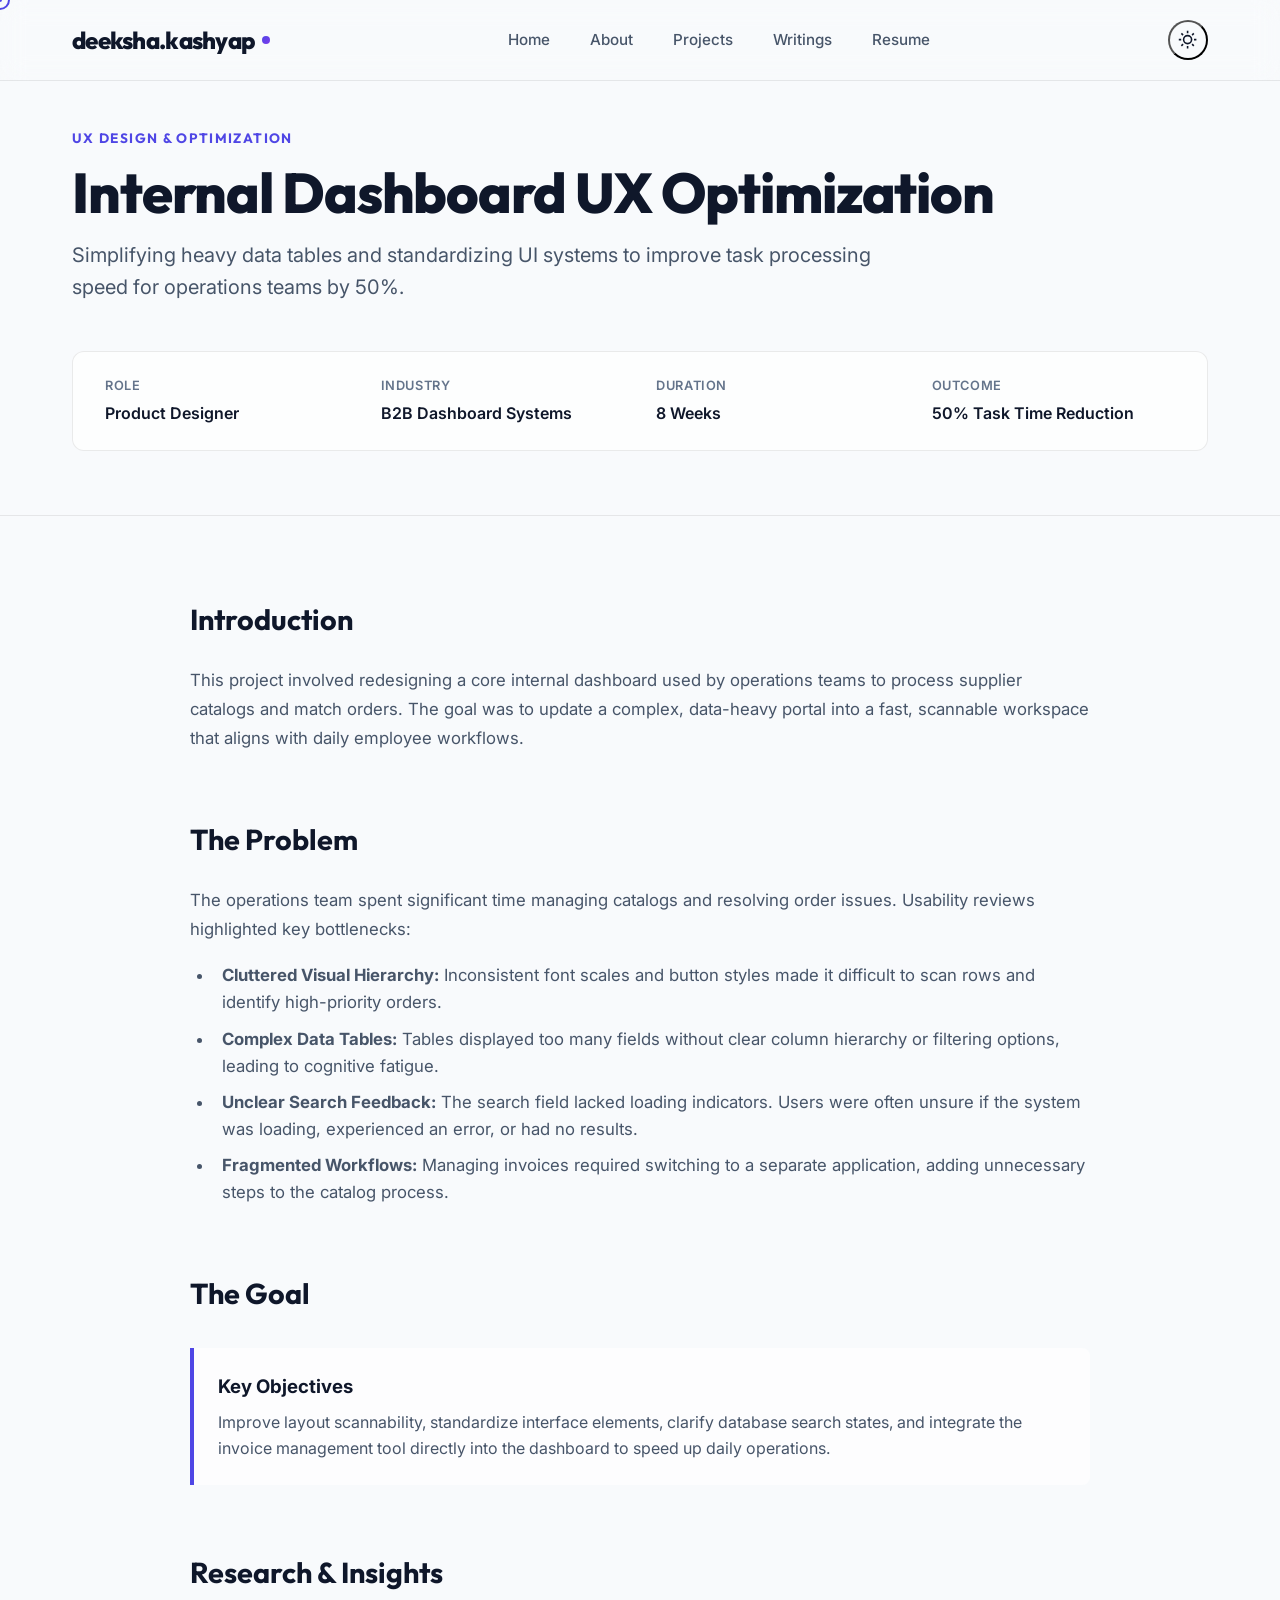
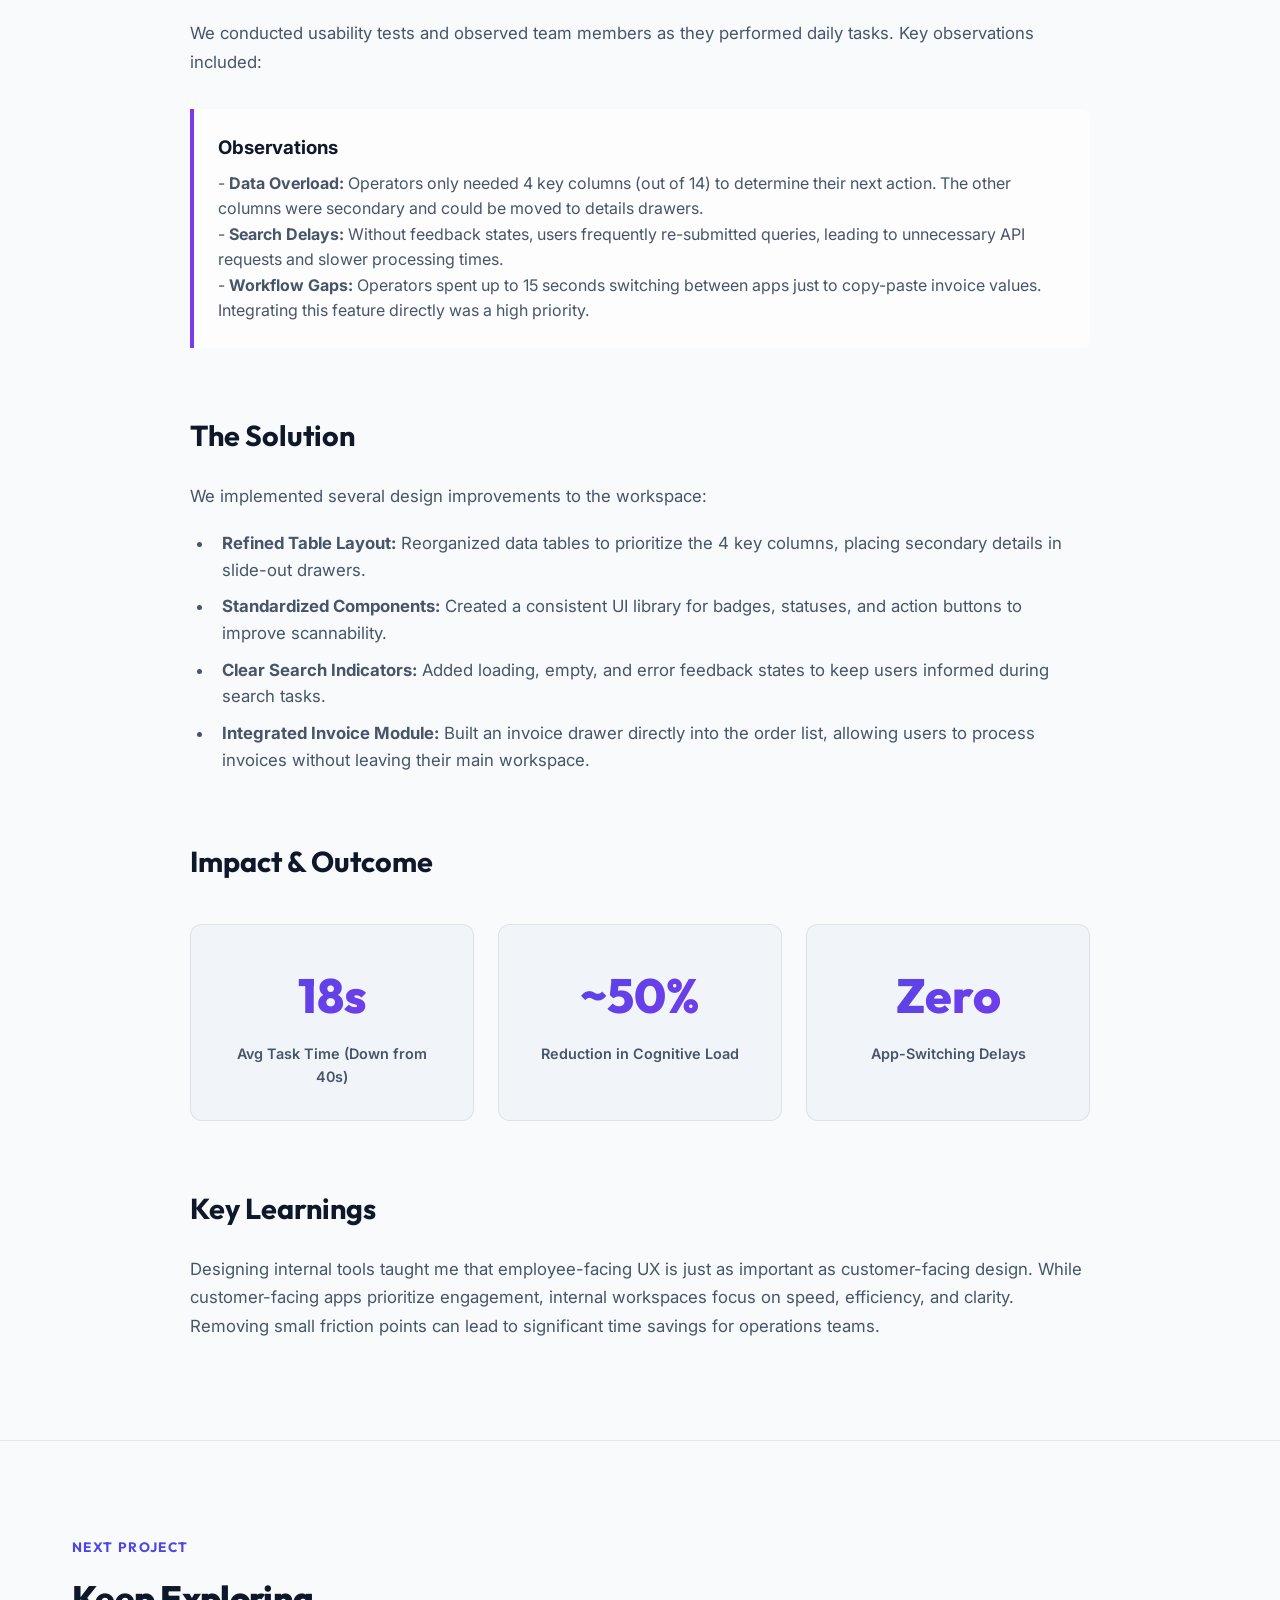
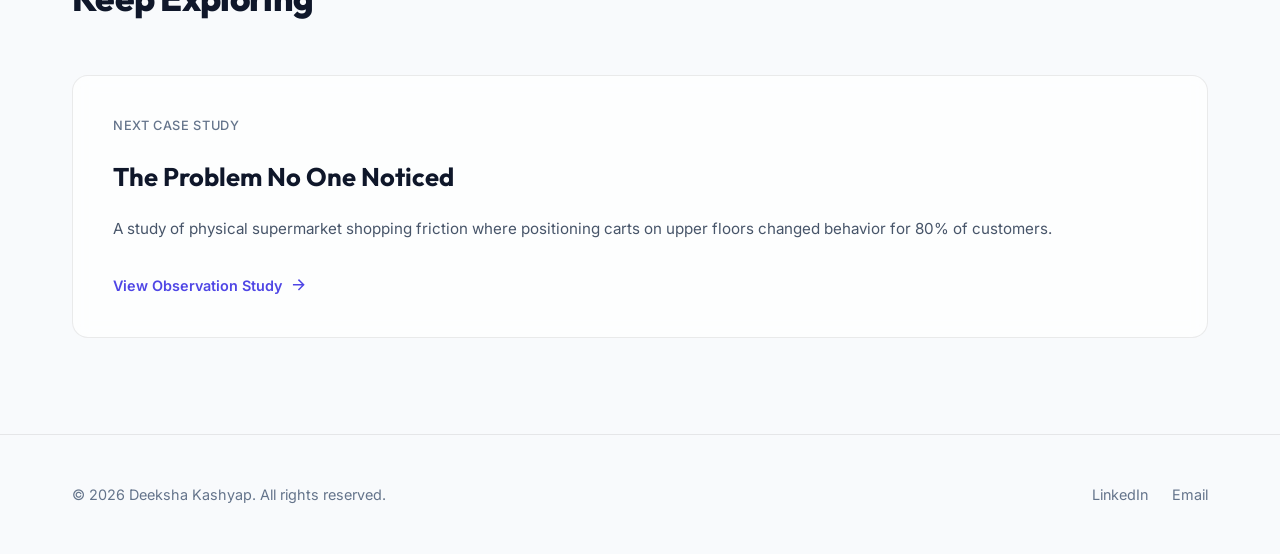
<file: projects/dashboard.html>
<!DOCTYPE html>
<html lang="en">
<head>
    <meta charset="UTF-8">
    <meta name="viewport" content="width=device-width, initial-scale=1.0">
    <meta name="description" content="Dashboard UX Optimization Case Study - Streamlining complex workflows and data tables. UX/UI design by Deeksha Kashyap.">
    <title>Dashboard UX Optimization Case Study | Deeksha Kashyap</title>
    <link rel="icon" type="image/png" href="../favicon.png">
    <link rel="stylesheet" href="../css/style.css">
    <!-- Google tag (gtag.js) -->
<script async src="https://www.googletagmanager.com/gtag/js?id=G-EJRSQ3LTP7"></script>
<script>
  window.dataLayer = window.dataLayer || [];
  function gtag(){dataLayer.push(arguments);}
  gtag('js', new Date());

  gtag('config', 'G-EJRSQ3LTP7');
</script>

<!-- Microsoft Clarity Tracking Code -->

<script type="text/javascript">
    (function(c,l,a,r,i,t,y){
        c[a]=c[a]||function(){(c[a].q=c[a].q||[]).push(arguments)};
        t=l.createElement(r);t.async=1;t.src="https://www.clarity.ms/tag/"+i;
        y=l.getElementsByTagName(r)[0];y.parentNode.insertBefore(t,y);
    })(window, document, "clarity", "script", "x5df9ftha4");
</script>

</head>
<body>
    <!-- Custom Cursor -->
    <div class="custom-cursor"></div>
    <div class="custom-cursor-dot"></div>

    <!-- Navigation Header -->
    <header>
        <div class="container nav-container">
            <a href="../index.html" class="logo">
                deeksha.kashyap <span class="logo-dot"></span>
            </a>
            
            <button class="hamburger" id="hamburger" aria-label="Toggle Navigation Menu">
                <span></span>
                <span></span>
                <span></span>
            </button>

            <nav class="nav-menu" id="nav-menu">
                <a href="../index.html" class="nav-link">Home</a>
                <a href="../about.html" class="nav-link">About</a>
                <a href="../index.html#projects" class="nav-link">Projects</a>
                <a href="../writings.html" class="nav-link">Writings</a>
                <a href="../resume.html" class="nav-link">Resume</a>
            </nav>

            <div class="nav-right">
                <button class="theme-btn" id="theme-toggle" aria-label="Toggle Light/Dark Theme">
                    <svg class="moon-icon" viewBox="0 0 24 24">
                        <path d="M12 3c.132 0 .263 0 .393.007a7.5 7.5 0 0 0 7.92 12.446A9 9 0 1 1 12 3zm0 2a7 7 0 1 0 5.25 11.625 9.5 9.5 0 0 1-5.18-7.79 9.516 9.516 0 0 1-.07-1.835A6.97 6.97 0 0 0 12 5z"/>
                    </svg>
                    <svg class="sun-icon" viewBox="0 0 24 24">
                        <path d="M12 18a6 6 0 1 1 0-12 6 6 0 0 1 0 12zm0-2a4 4 0 1 0 0-8 4 4 0 0 0 0 8zM11 1h2v3h-2V1zm0 19h2v3h-2v-3zM3.515 4.929l1.414-1.414L7.05 5.636 5.636 7.05 3.515 4.93zM16.95 18.364l1.414-1.414 2.122 2.122-1.414 1.414-2.122-2.122zM19.07 3.515l1.414 1.414-2.122 2.121-1.414-1.414 2.122-2.121zM5.636 16.95l1.414 1.414-2.122 2.122-1.414-1.414 2.122-2.122zM1 11h3v2H1v-2zm19 0h3v2h-3v-2z"/>
                    </svg>
                </button>
            </div>
        </div>
    </header>

    <main>
        <!-- Project Hero -->
        <section class="project-hero">
            <div class="container reveal">
                <span class="section-label">UX Design & Optimization</span>
                <h1 class="section-title" style="font-size: 3.5rem; line-height: 1.1;">Internal Dashboard UX Optimization</h1>
                <p class="section-desc" style="max-width: 800px; font-size: 1.25rem;">
                    Simplifying heavy data tables and standardizing UI systems to improve task processing speed for operations teams by 50%.
                </p>

                <div class="project-hero-meta">
                    <div class="meta-item">
                        <span class="meta-label">Role</span>
                        <span class="meta-value">Product Designer</span>
                    </div>
                    <div class="meta-item">
                        <span class="meta-label">Industry</span>
                        <span class="meta-value">B2B Dashboard Systems</span>
                    </div>
                    <div class="meta-item">
                        <span class="meta-label">Duration</span>
                        <span class="meta-value">8 Weeks</span>
                    </div>
                    <div class="meta-item">
                        <span class="meta-label">Outcome</span>
                        <span class="meta-value">50% Task Time Reduction</span>
                    </div>
                </div>
            </div>
        </section>

        <!-- Project Details Body -->
        <div class="project-body container">
            <!-- Introduction -->
            <section class="case-section reveal">
                <h2 class="case-title">Introduction</h2>
                <p class="case-text">
                    This project involved redesigning a core internal dashboard used by operations teams to process supplier catalogs and match orders. The goal was to update a complex, data-heavy portal into a fast, scannable workspace that aligns with daily employee workflows.
                </p>
            </section>

            <!-- Problem -->
            <section class="case-section reveal">
                <h2 class="case-title">The Problem</h2>
                <p class="case-text">
                    The operations team spent significant time managing catalogs and resolving order issues. Usability reviews highlighted key bottlenecks:
                </p>
                <ul class="case-list">
                    <li><strong>Cluttered Visual Hierarchy:</strong> Inconsistent font scales and button styles made it difficult to scan rows and identify high-priority orders.</li>
                    <li><strong>Complex Data Tables:</strong> Tables displayed too many fields without clear column hierarchy or filtering options, leading to cognitive fatigue.</li>
                    <li><strong>Unclear Search Feedback:</strong> The search field lacked loading indicators. Users were often unsure if the system was loading, experienced an error, or had no results.</li>
                    <li><strong>Fragmented Workflows:</strong> Managing invoices required switching to a separate application, adding unnecessary steps to the catalog process.</li>
                </ul>
            </section>

            <!-- Goal -->
            <section class="case-section reveal">
                <h2 class="case-title">The Goal</h2>
                <div class="case-callout">
                    <h3 class="case-callout-title">Key Objectives</h3>
                    <p class="case-callout-text">
                        Improve layout scannability, standardize interface elements, clarify database search states, and integrate the invoice management tool directly into the dashboard to speed up daily operations.
                    </p>
                </div>
            </section>

            <!-- Research & Insights -->
            <section class="case-section reveal">
                <h2 class="case-title">Research & Insights</h2>
                <p class="case-text">
                    We conducted usability tests and observed team members as they performed daily tasks. Key observations included:
                </p>
                <div class="case-callout" style="border-color: var(--accent-secondary);">
                    <h3 class="case-callout-title">Observations</h3>
                    <p class="case-callout-text">
                        - <strong>Data Overload:</strong> Operators only needed 4 key columns (out of 14) to determine their next action. The other columns were secondary and could be moved to details drawers.<br>
                        - <strong>Search Delays:</strong> Without feedback states, users frequently re-submitted queries, leading to unnecessary API requests and slower processing times.<br>
                        - <strong>Workflow Gaps:</strong> Operators spent up to 15 seconds switching between apps just to copy-paste invoice values. Integrating this feature directly was a high priority.
                    </p>
                </div>
            </section>

            <!-- Solution -->
            <section class="case-section reveal">
                <h2 class="case-title">The Solution</h2>
                <p class="case-text">
                    We implemented several design improvements to the workspace:
                </p>
                <ul class="case-list">
                    <li><strong>Refined Table Layout:</strong> Reorganized data tables to prioritize the 4 key columns, placing secondary details in slide-out drawers.</li>
                    <li><strong>Standardized Components:</strong> Created a consistent UI library for badges, statuses, and action buttons to improve scannability.</li>
                    <li><strong>Clear Search Indicators:</strong> Added loading, empty, and error feedback states to keep users informed during search tasks.</li>
                    <li><strong>Integrated Invoice Module:</strong> Built an invoice drawer directly into the order list, allowing users to process invoices without leaving their main workspace.</li>
                </ul>
            </section>

            <!-- Impact -->
            <section class="case-section reveal">
                <h2 class="case-title">Impact & Outcome</h2>
                <div class="case-metrics-grid">
                    <div class="metric-card">
                        <div class="metric-number">18s</div>
                        <div class="metric-label">Avg Task Time (Down from 40s)</div>
                    </div>
                    <div class="metric-card">
                        <div class="metric-number">~50%</div>
                        <div class="metric-label">Reduction in Cognitive Load</div>
                    </div>
                    <div class="metric-card">
                        <div class="metric-number">Zero</div>
                        <div class="metric-label">App-Switching Delays</div>
                    </div>
                </div>
            </section>

            <!-- Reflections -->
            <section class="case-section reveal">
                <h2 class="case-title">Key Learnings</h2>
                <p class="case-text">
                    Designing internal tools taught me that employee-facing UX is just as important as customer-facing design. While customer-facing apps prioritize engagement, internal workspaces focus on speed, efficiency, and clarity. Removing small friction points can lead to significant time savings for operations teams.
                </p>
            </section>
        </div>

        <!-- Other Projects Navigation -->
        <section class="other-projects-section">
            <div class="container reveal">
                <div class="section-header" style="margin-bottom: 3rem;">
                    <span class="section-label">Next Project</span>
                    <h2 class="section-title" style="font-size: 2.2rem;">Keep Exploring</h2>
                </div>
                <div class="works-grid" style="grid-template-columns: 1fr;">
                    <div class="project-card" style="flex-direction: row; align-items: center; min-height: 180px;">
                        <div class="project-content" style="padding: 2.5rem;">
                            <span class="project-meta">Next Case Study</span>
                            <h3 class="project-title" style="margin: 0.5rem 0;">The Problem No One Noticed</h3>
                            <p class="project-desc">A study of physical supermarket shopping friction where positioning carts on upper floors changed behavior for 80% of customers.</p>
                            <a href="retail-friction.html" class="project-link" style="margin-top: 1rem;">
                                View Observation Study
                                <svg viewBox="0 0 24 24" width="16" height="16"><path fill="none" d="M0 0h24v24H0z"/><path fill="currentColor" d="M16.172 11l-5.364-5.364 1.414-1.414L20 12l-7.778 7.778-1.414-1.414L16.172 13H4v-2z"/></svg>
                            </a>
                        </div>
                    </div>
                </div>
            </div>
        </section>
    </main>

    <!-- Footer -->
    <footer>
        <div class="container footer-content">
            <p>© 2026 Deeksha Kashyap. All rights reserved.</p>
            <div class="social-links">
                <a href="https://www.linkedin.com/in/deeksha-kashyap-ux" target="_blank" rel="noopener noreferrer" class="social-link">LinkedIn</a>
                <a href="mailto:deekshakashyap224@gmail.com" class="social-link">Email</a>
            </div>
        </div>
    </footer>

    <script src="../js/main.js"></script>
</body>
</html>
</file>
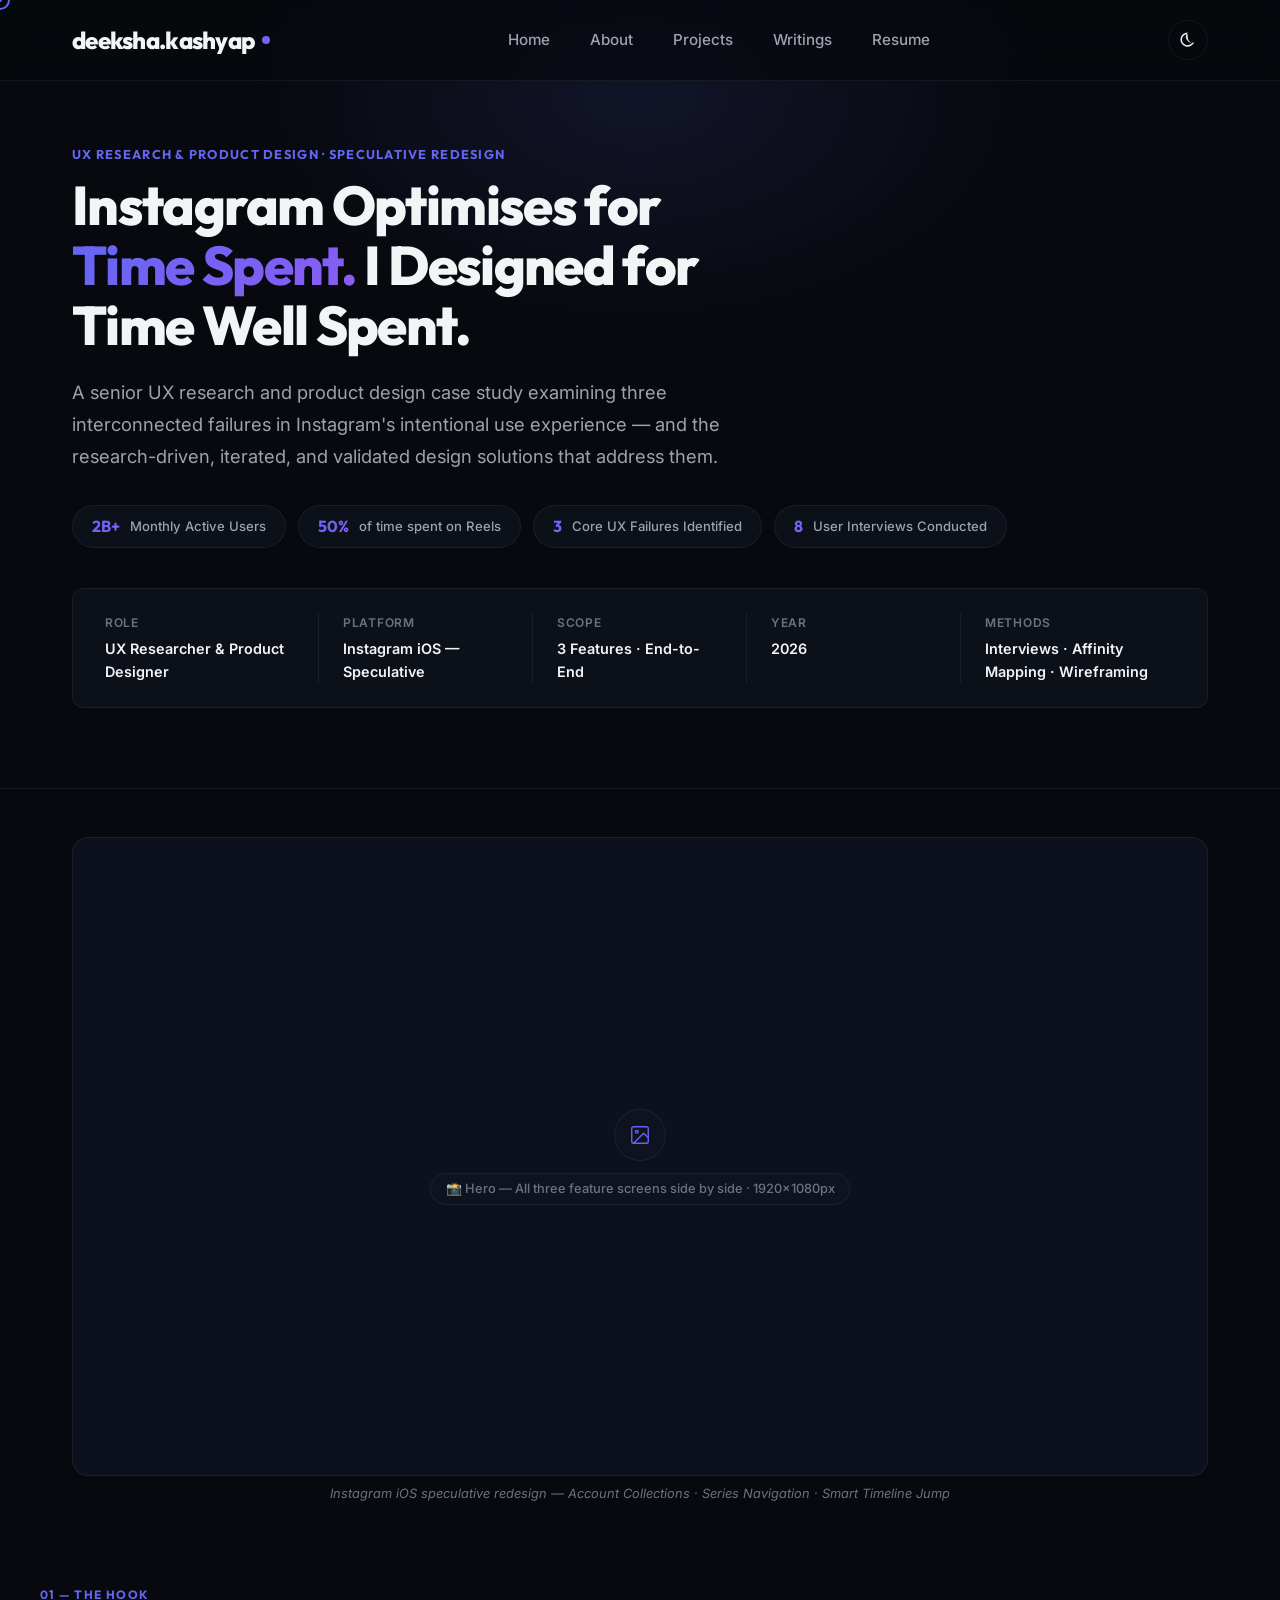
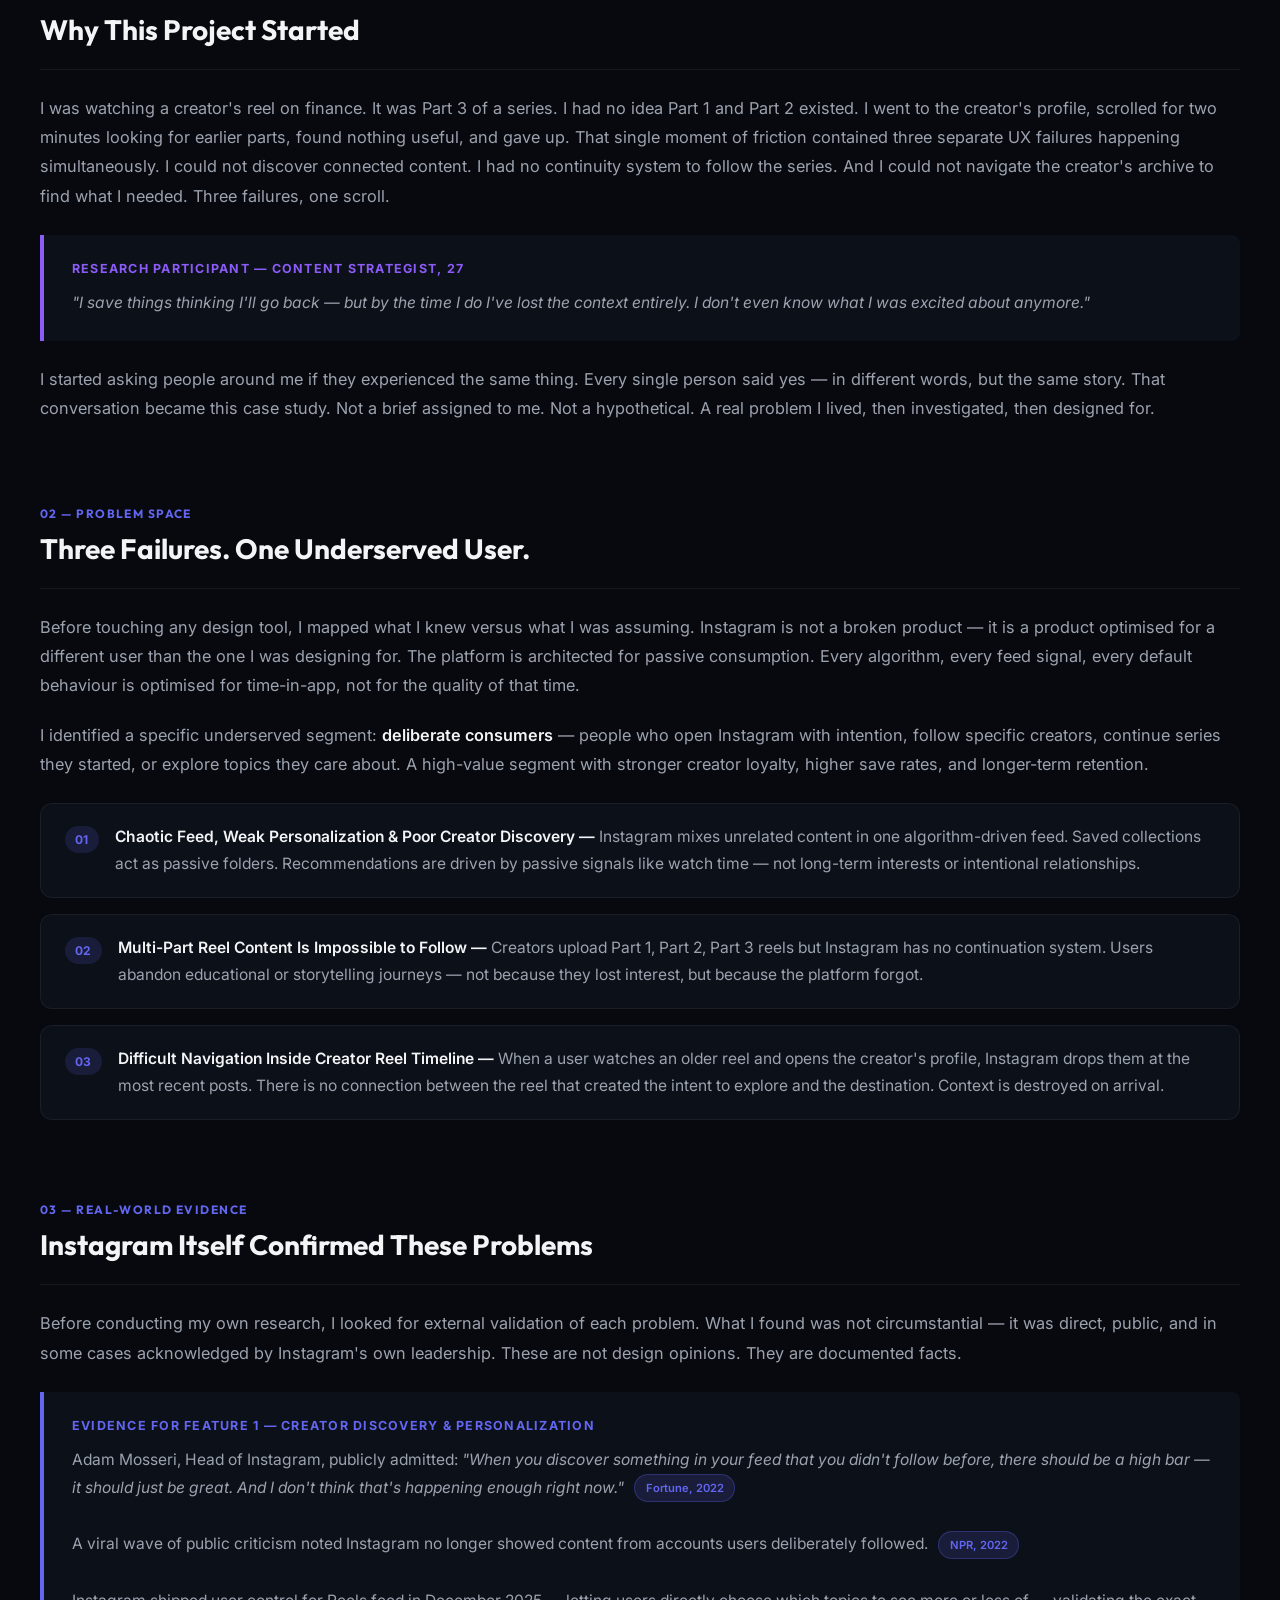
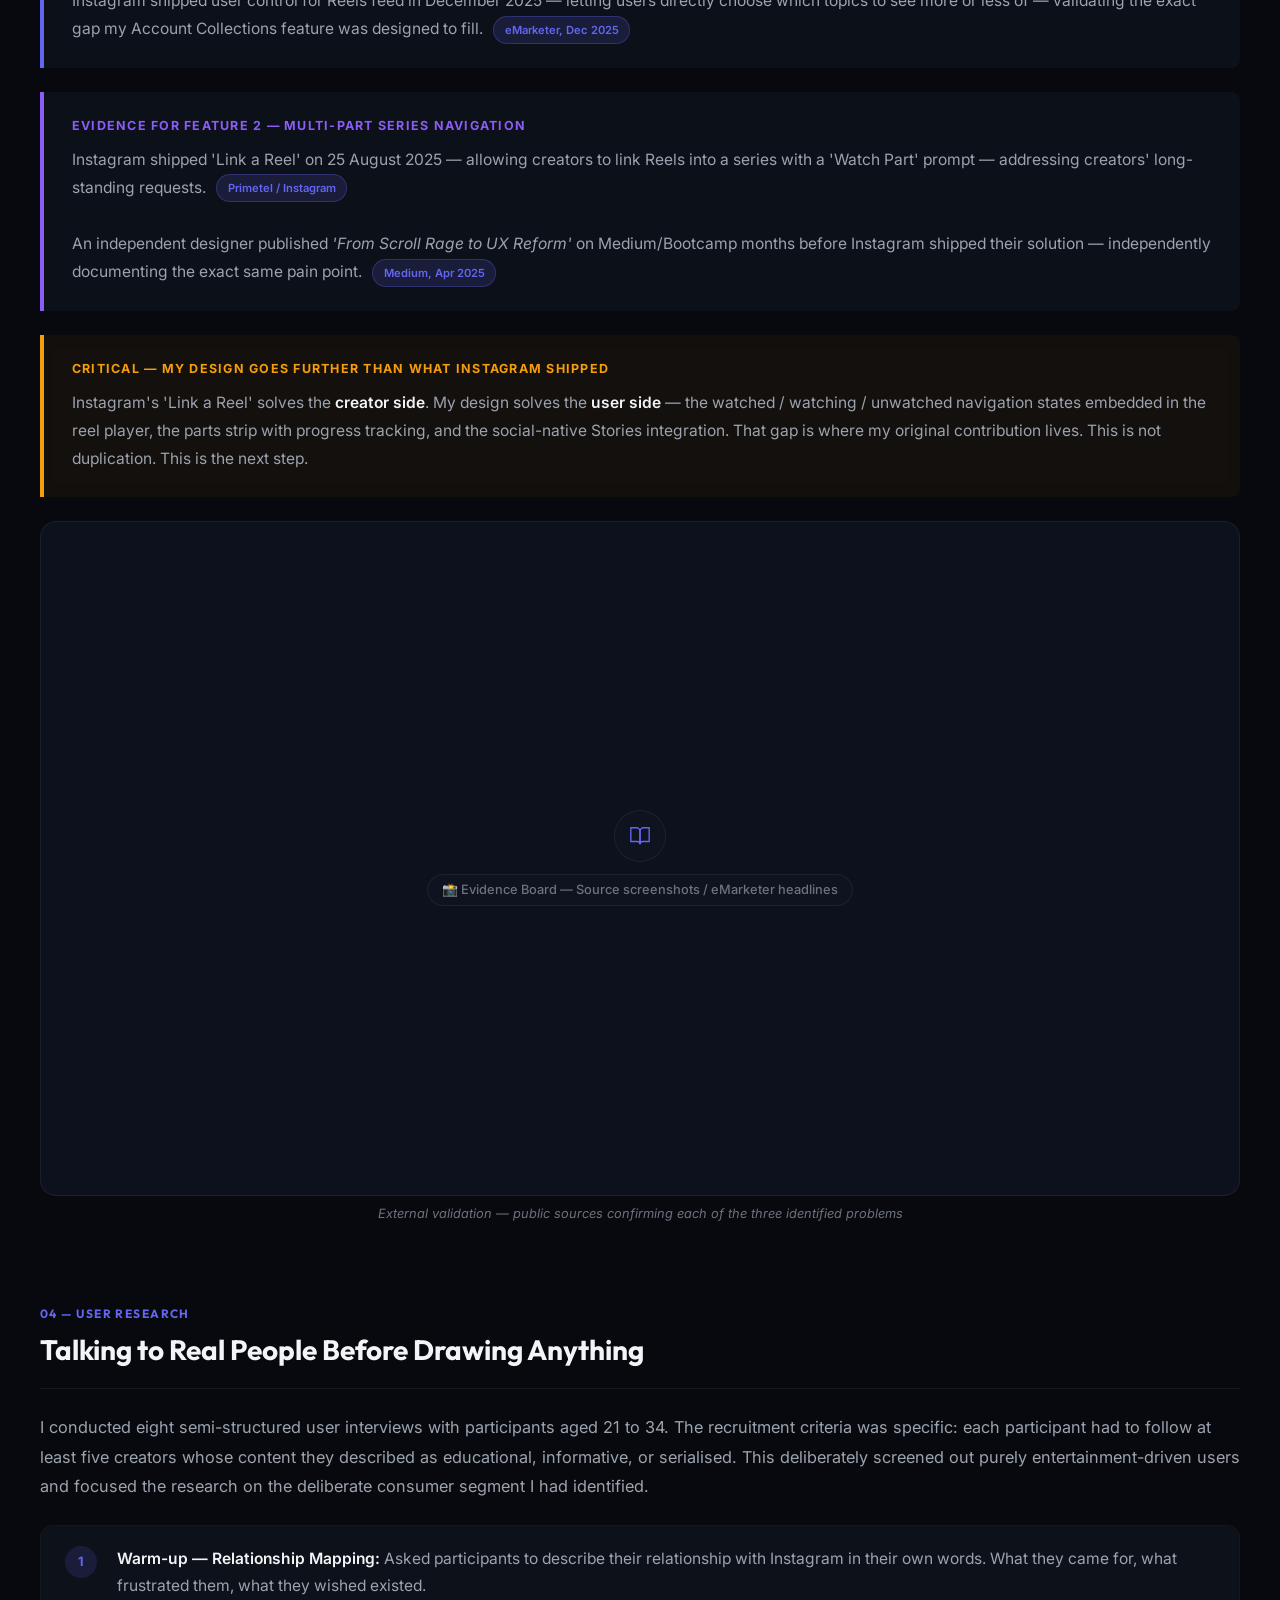
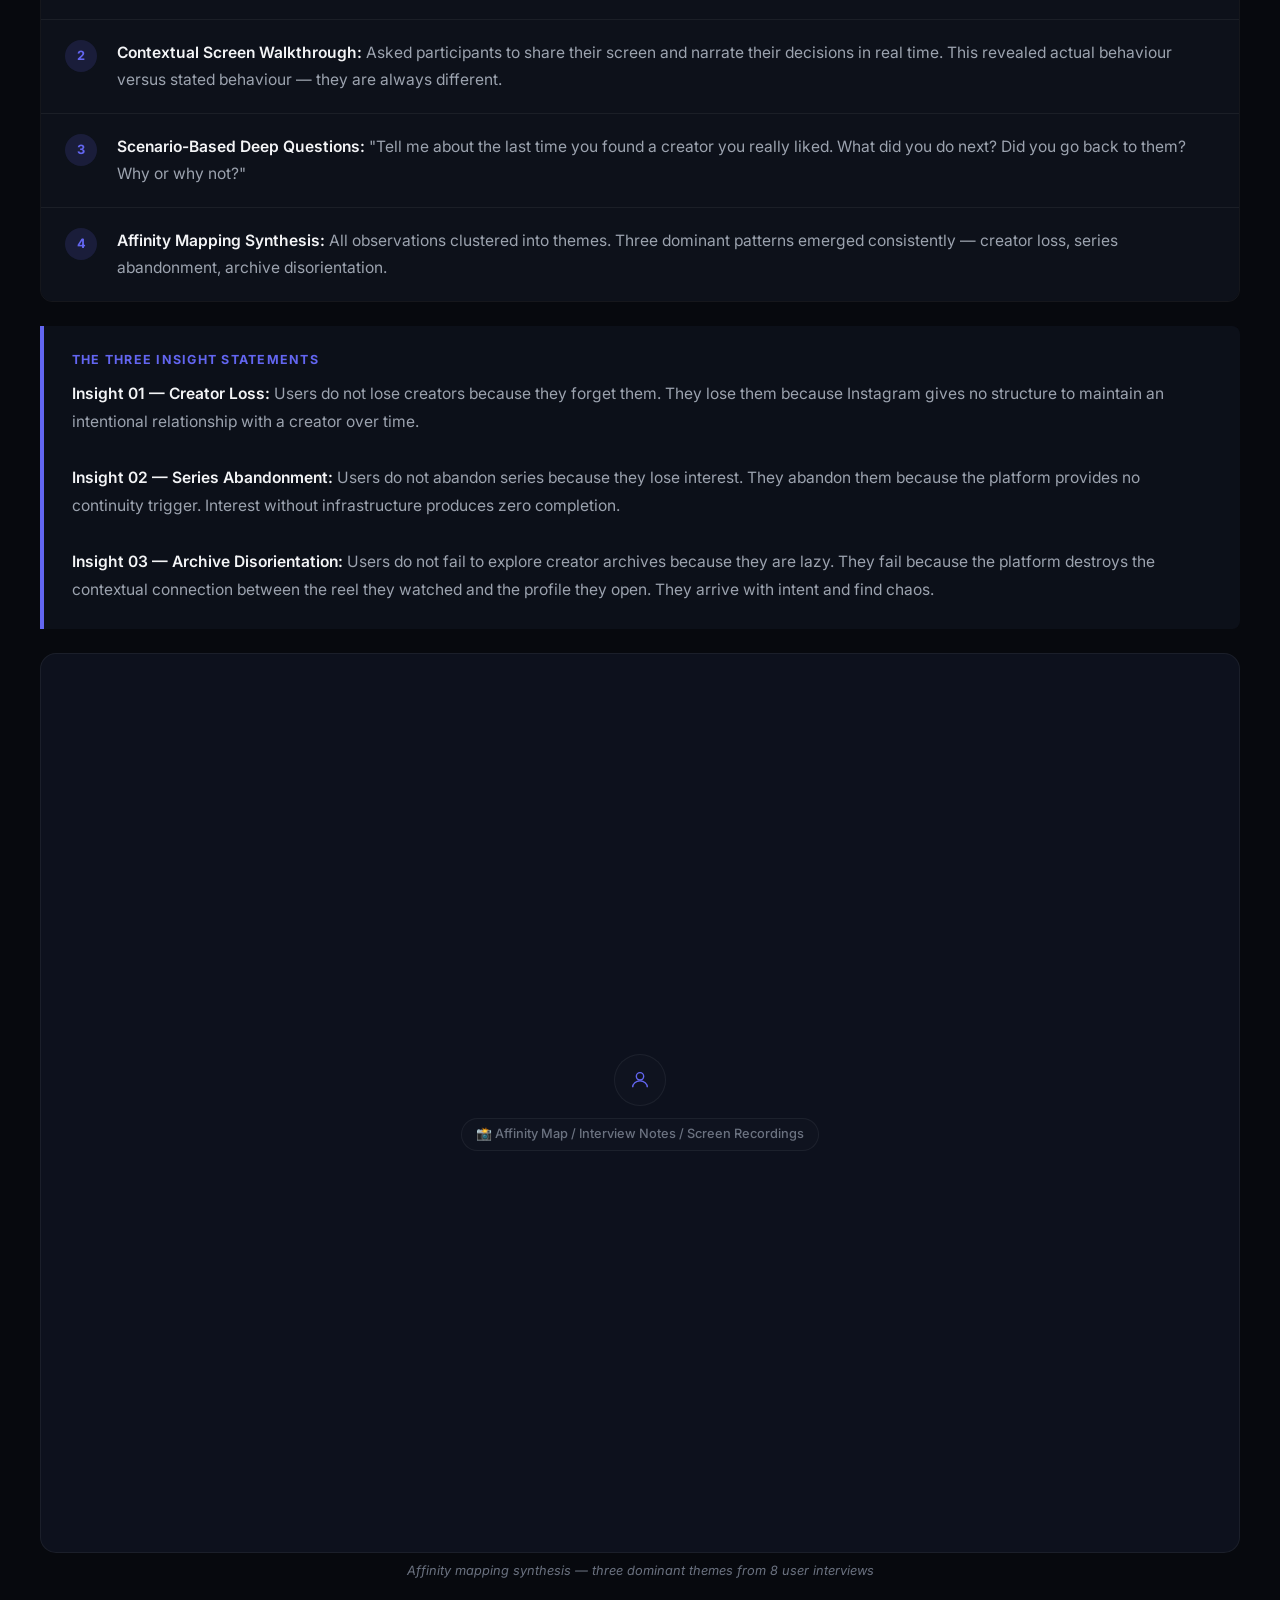
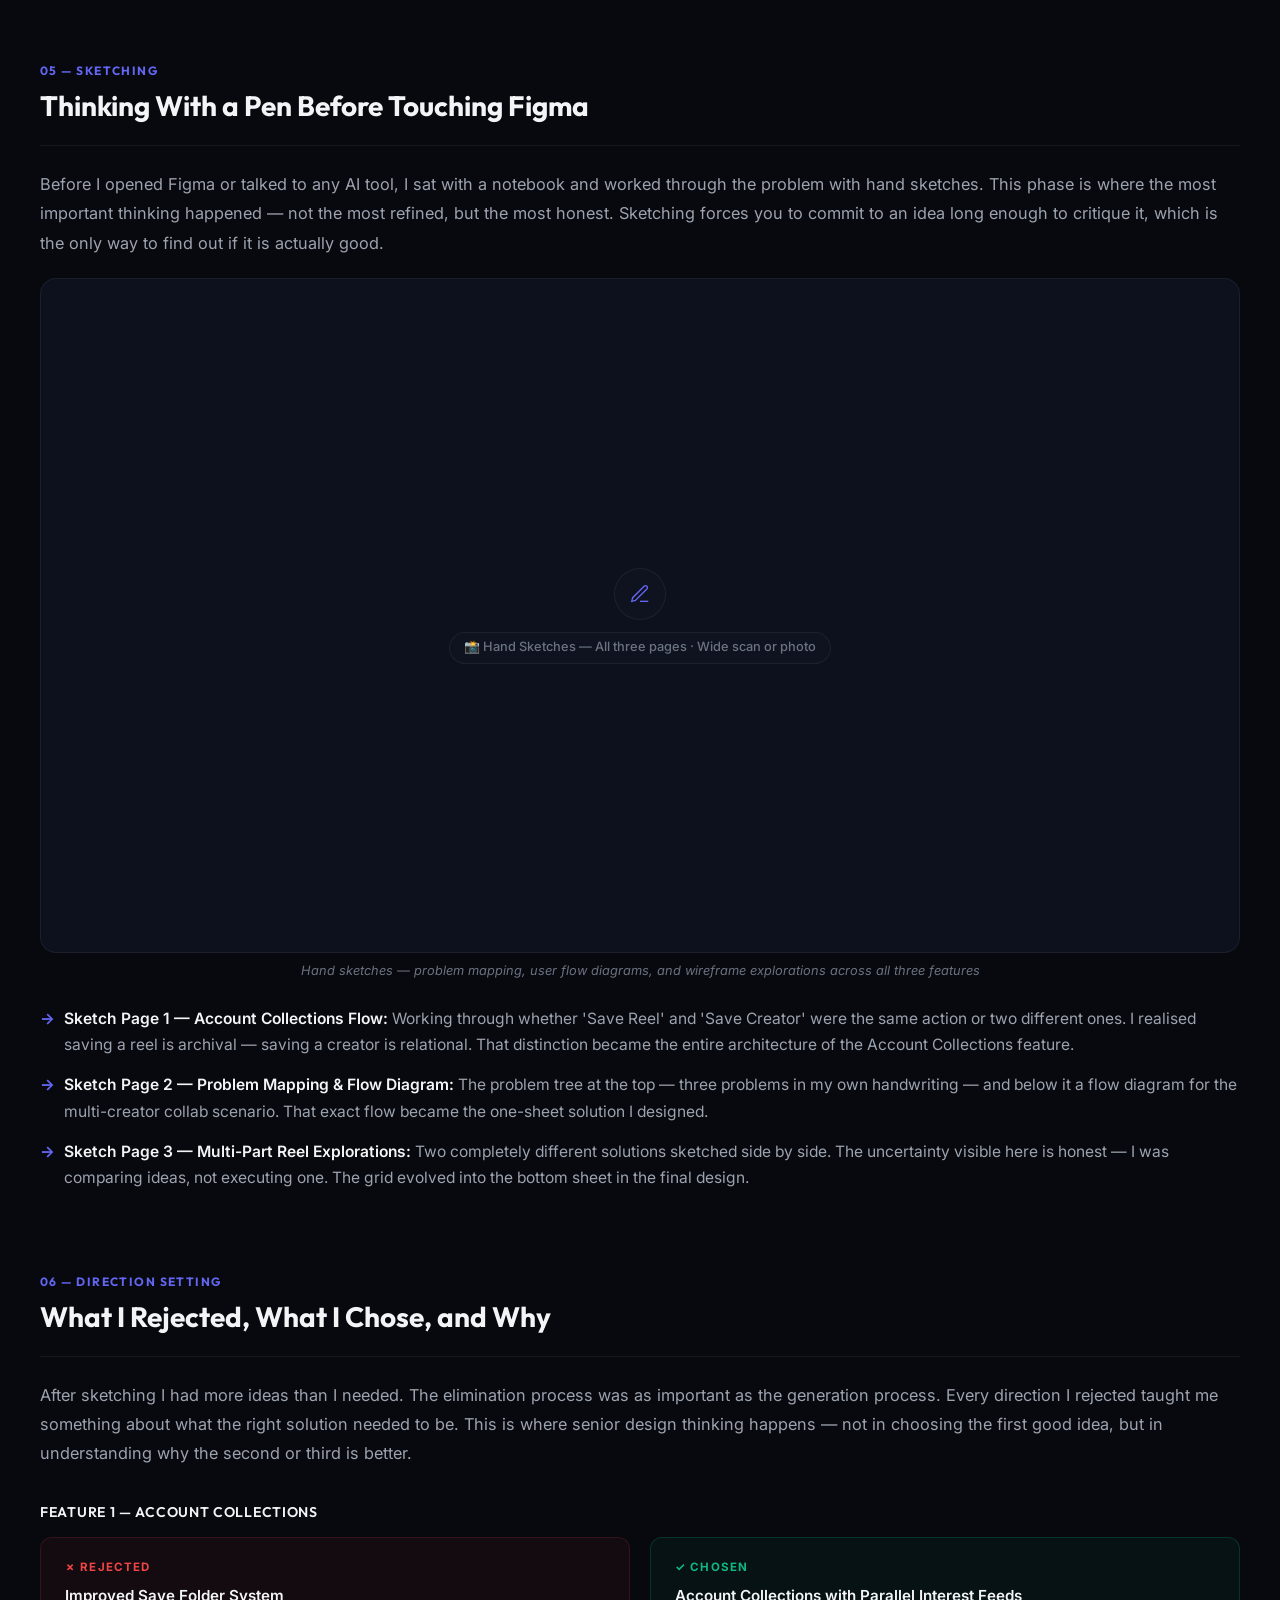
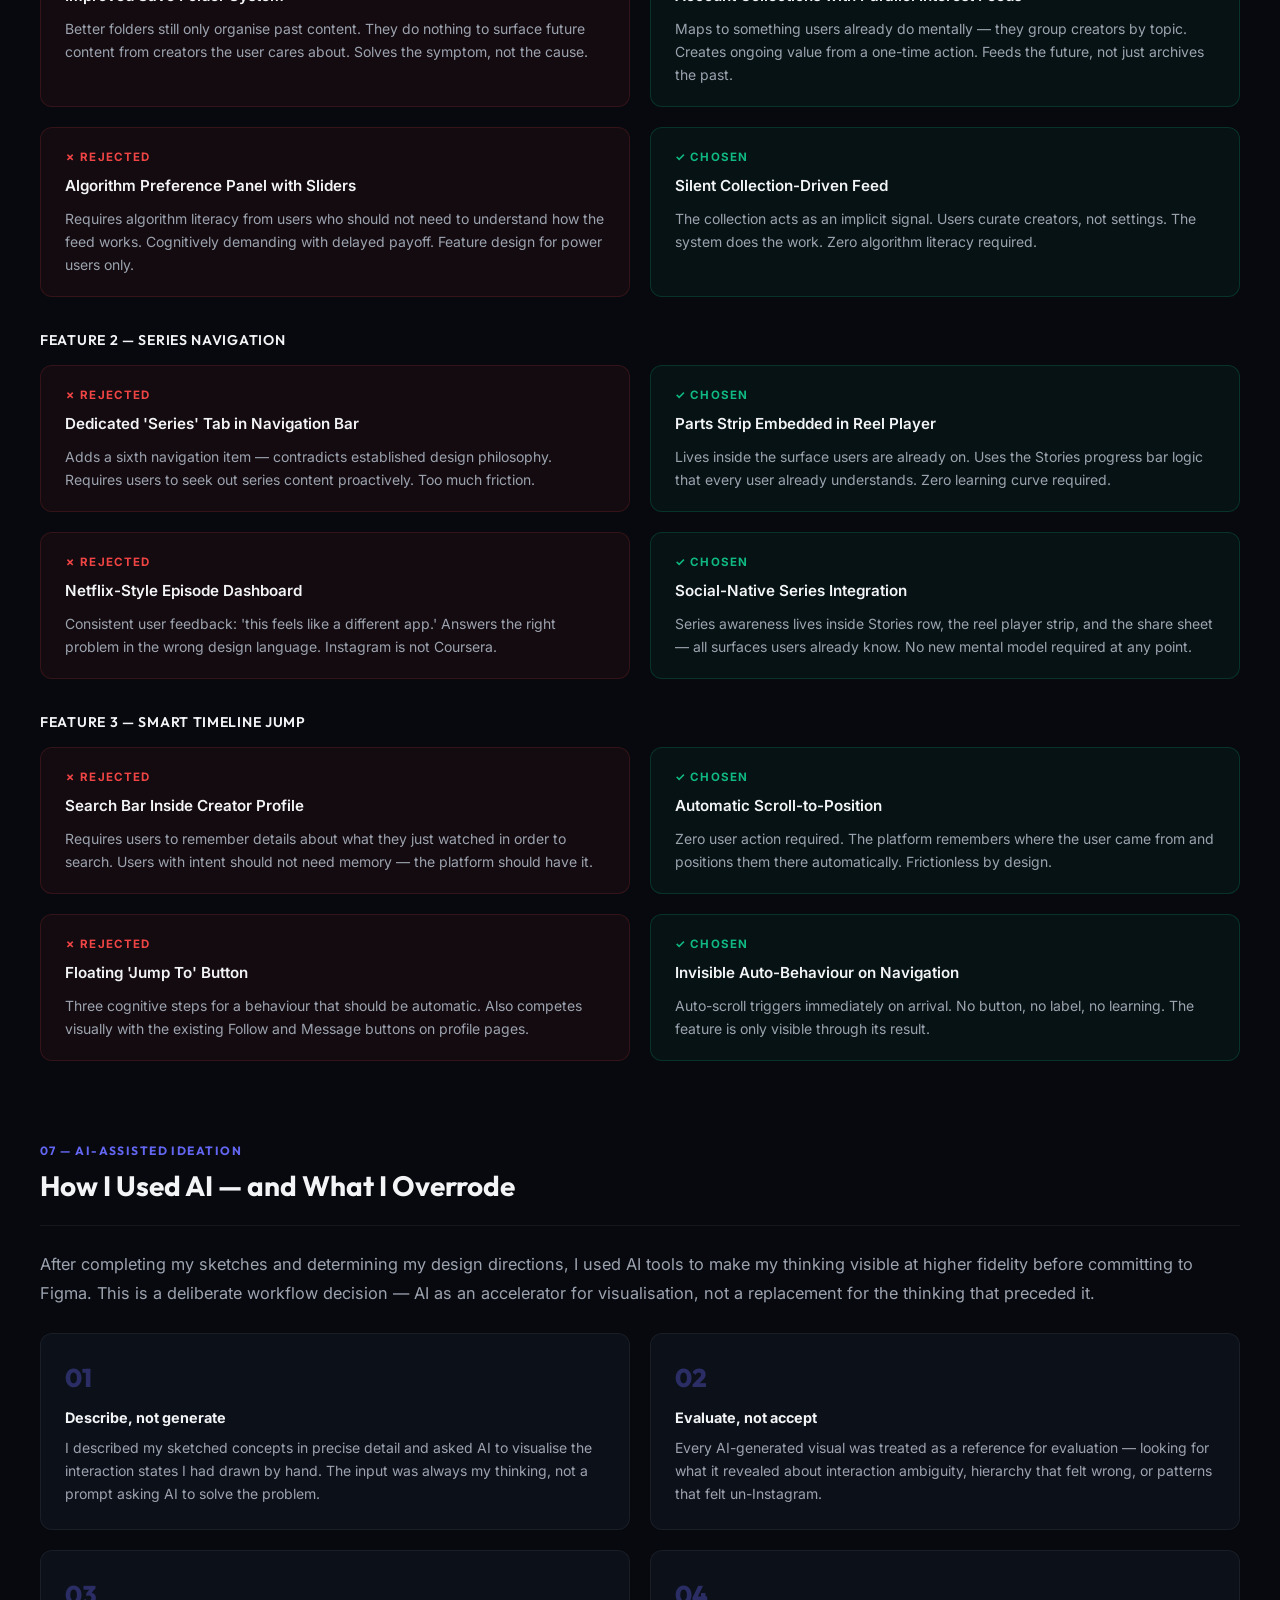
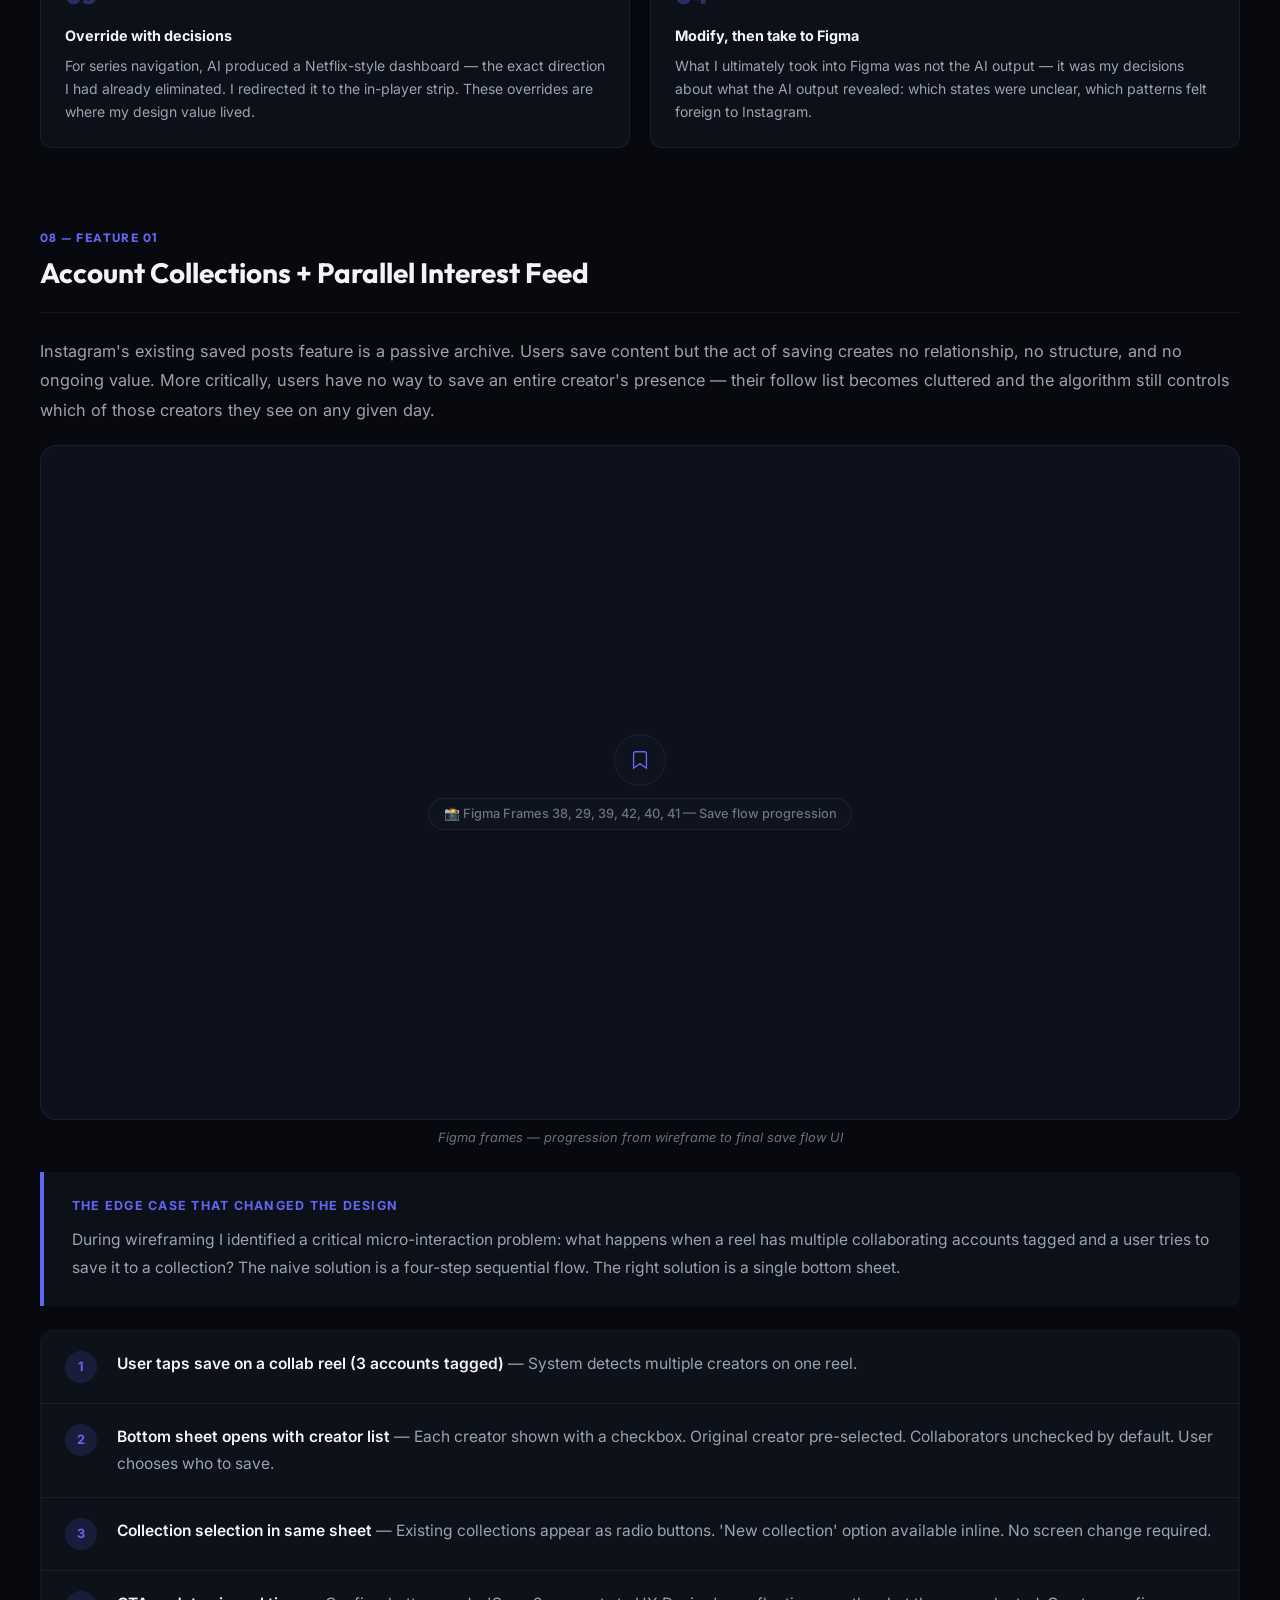
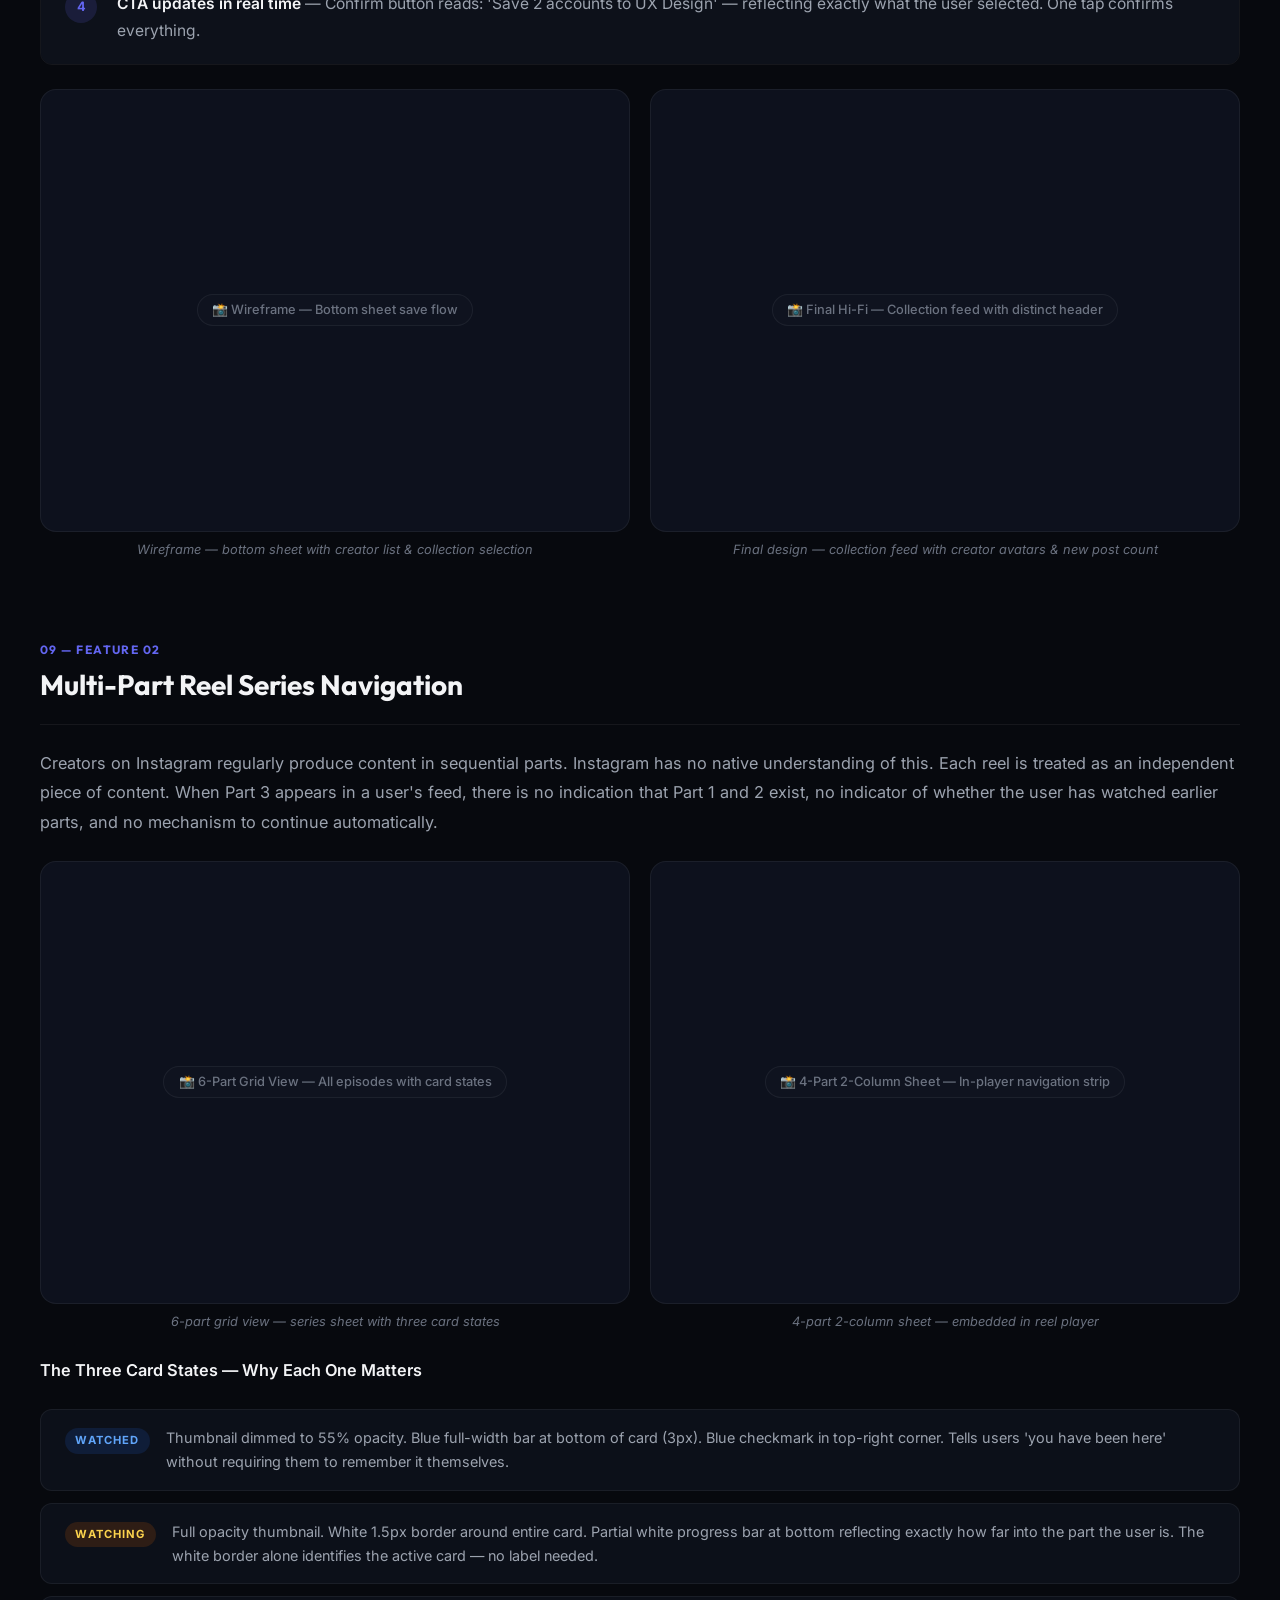
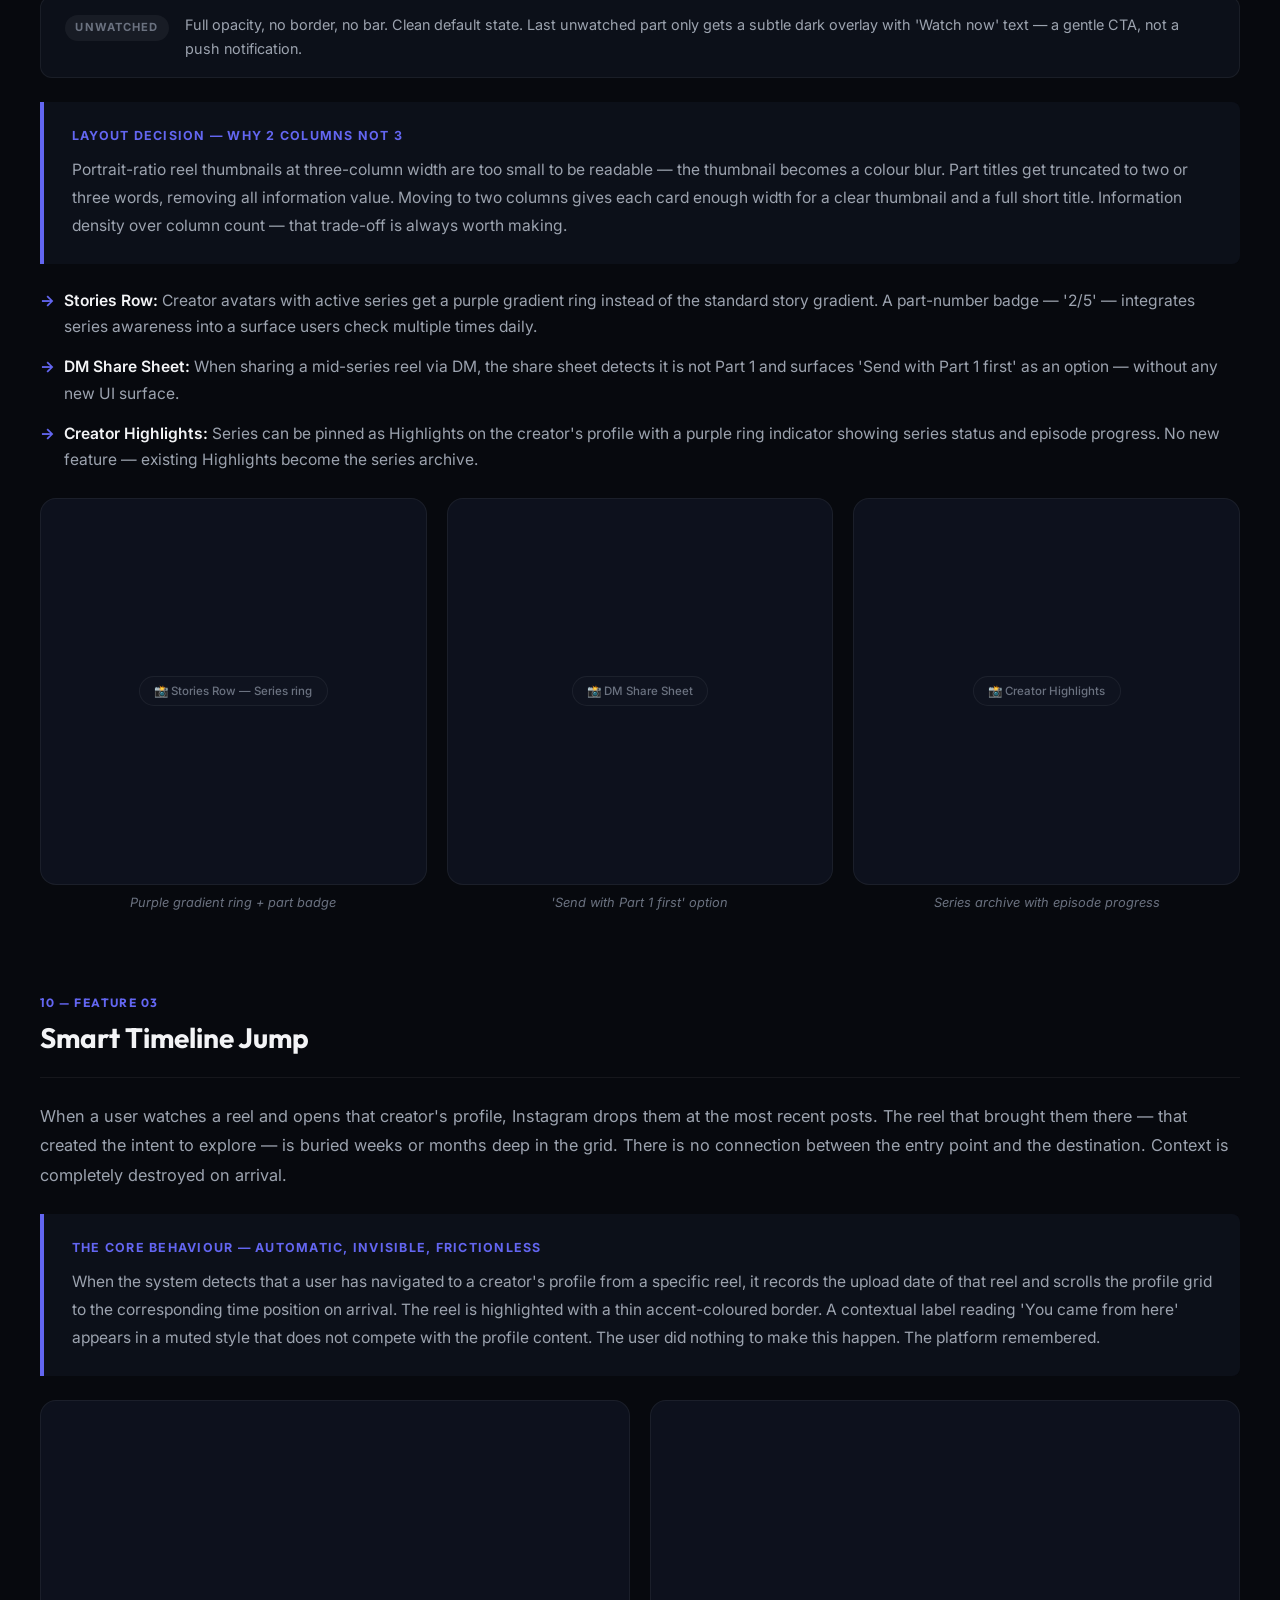
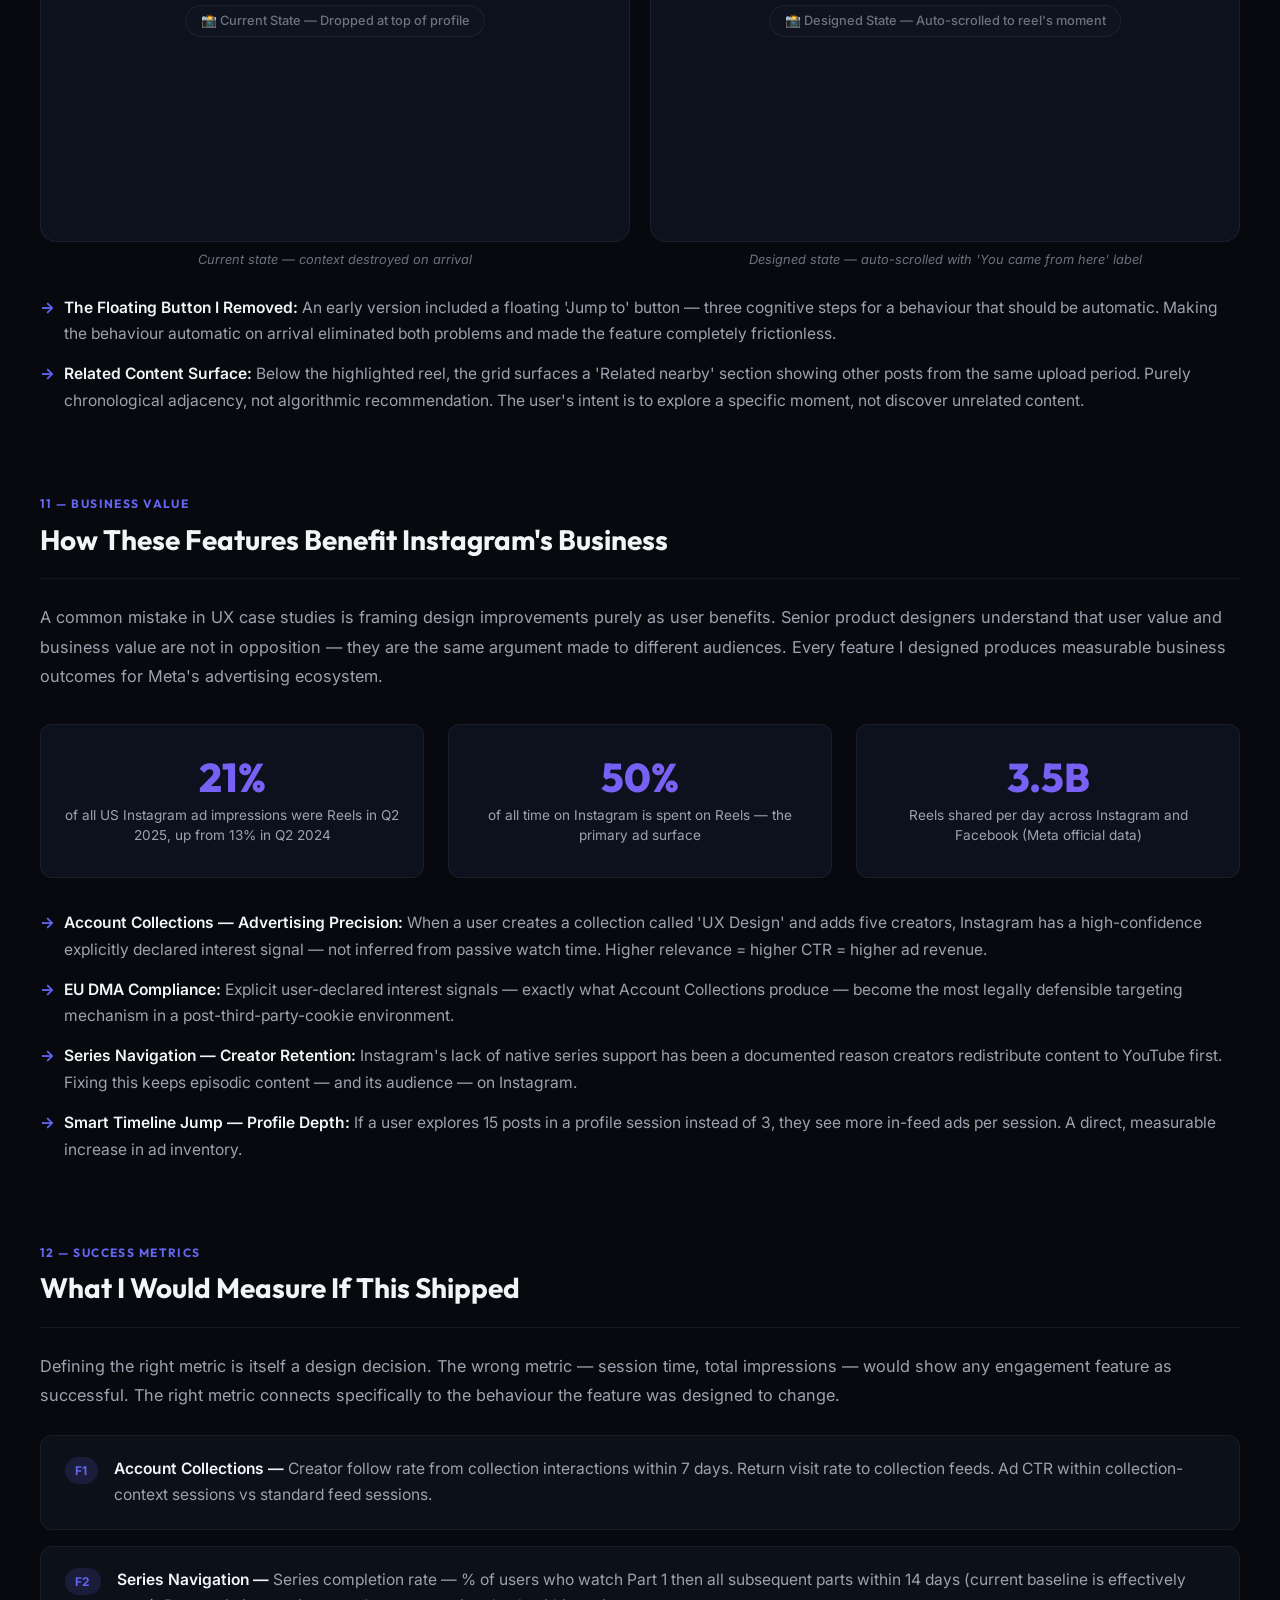
<file: projects/insta.html>
<!DOCTYPE html>
<html lang="en">
<head>
    <meta charset="UTF-8">
    <meta name="viewport" content="width=device-width, initial-scale=1.0">
    <meta name="description" content="Instagram UX Case Study — Redesigning for Intentional Use. Speculative UX Research & Product Design by Deeksha Kashyap.">
    <title>Instagram UX Case Study | Deeksha Kashyap</title>
    <link rel="icon" type="image/png" href="../favicon.png">
    <link rel="preconnect" href="https://fonts.googleapis.com">
    <link rel="preconnect" href="https://fonts.gstatic.com" crossorigin>
    <link href="https://fonts.googleapis.com/css2?family=Inter:wght@300;400;500;600;700&family=Outfit:wght@400;500;600;700;800&display=swap" rel="stylesheet">
<!-- Google tag (gtag.js) -->
<script async src="https://www.googletagmanager.com/gtag/js?id=G-EJRSQ3LTP7"></script>
<script>
  window.dataLayer = window.dataLayer || [];
  function gtag(){dataLayer.push(arguments);}
  gtag('js', new Date());

  gtag('config', 'G-EJRSQ3LTP7');
</script>

<!-- Microsoft Clarity Tracking Code -->

<script type="text/javascript">
    (function(c,l,a,r,i,t,y){
        c[a]=c[a]||function(){(c[a].q=c[a].q||[]).push(arguments)};
        t=l.createElement(r);t.async=1;t.src="https://www.clarity.ms/tag/"+i;
        y=l.getElementsByTagName(r)[0];y.parentNode.insertBefore(t,y);
    })(window, document, "clarity", "script", "x5df9ftha4");
</script>

    <style>
        /* ── CSS SYSTEM (from styles.css) ── */
        :root {
            --bg-primary: #07090e;
            --bg-secondary: #0d111d;
            --card-bg: rgba(17, 22, 34, 0.6);
            --card-hover: rgba(22, 30, 49, 0.8);
            --border-color: rgba(255, 255, 255, 0.06);
            --border-hover: rgba(99, 102, 241, 0.3);
            --text-primary: #f3f4f6;
            --text-secondary: #9ca3af;
            --text-muted: #6b7280;
            --accent-primary: #6366f1;
            --accent-secondary: #8b5cf6;
            --accent-gradient: linear-gradient(135deg, #6366f1, #8b5cf6);
            --accent-gradient-hover: linear-gradient(135deg, #4f46e5, #7c3aed);
            --accent-glow: rgba(99, 102, 241, 0.15);
            --success: #10b981;
            --success-bg: rgba(16, 185, 129, 0.1);
            --font-heading: 'Outfit', sans-serif;
            --font-body: 'Inter', sans-serif;
            --max-width: 1200px;
            --transition-smooth: all 0.4s cubic-bezier(0.16, 1, 0.3, 1);
            --transition-fast: all 0.2s ease;
            --shadow-sm: 0 4px 6px -1px rgba(0,0,0,0.1), 0 2px 4px -1px rgba(0,0,0,0.06);
            --shadow-md: 0 10px 15px -3px rgba(0,0,0,0.1), 0 4px 6px -2px rgba(0,0,0,0.05);
            --shadow-lg: 0 20px 25px -5px rgba(0,0,0,0.15), 0 10px 10px -5px rgba(0,0,0,0.04);
        }

        
        .light-theme {
            --bg-primary: #f8fafc;
            --bg-secondary: #f1f5f9;
            --card-bg: rgba(255,255,255,0.7);
            --card-hover: rgba(255,255,255,0.95);
            --border-color: rgba(0,0,0,0.08);
            --border-hover: rgba(79,70,229,0.3);
            --text-primary: #0f172a;
            --text-secondary: #475569;
            --text-muted: #64748b;
            --accent-primary: #4f46e5;
            --accent-secondary: #7c3aed;
            --accent-gradient: linear-gradient(135deg, #4f46e5, #7c3aed);
            --accent-gradient-hover: linear-gradient(135deg, #3730a3, #6d28d9);
            --accent-glow: rgba(79,70,229,0.08);
            --success-bg: rgba(16,185,129,0.15);
            --shadow-sm: 0 1px 3px rgba(0,0,0,0.05);
            --shadow-md: 0 4px 6px -1px rgba(0,0,0,0.05), 0 2px 4px -1px rgba(0,0,0,0.03);
            --shadow-lg: 0 10px 15px -3px rgba(0,0,0,0.08), 0 4px 6px -2px rgba(0,0,0,0.04);
        }

        *, *::before, *::after { margin: 0; padding: 0; box-sizing: border-box; }
        html { scroll-behavior: smooth; font-size: 16px; }
        body {
            background-color: var(--bg-primary);
            color: var(--text-primary);
            font-family: var(--font-body);
            line-height: 1.6;
            overflow-x: hidden;
            transition: background-color 0.4s ease, color 0.4s ease;
        }
        a { color: inherit; text-decoration: none; transition: var(--transition-fast); }
        img { max-width: 100%; height: auto; display: block; }

        ::-webkit-scrollbar { width: 10px; }
        ::-webkit-scrollbar-track { background: var(--bg-primary); }
        ::-webkit-scrollbar-thumb { background: var(--border-color); border-radius: 5px; border: 2px solid var(--bg-primary); }
        ::-webkit-scrollbar-thumb:hover { background: var(--accent-primary); }

        /* ── LAYOUT ── */
        .container { max-width: var(--max-width); margin: 0 auto; padding: 0 2rem; }

        /* ── REVEAL ── */
        .reveal {
            opacity: 0;
            transform: translateY(25px);
            transition: opacity 0.8s cubic-bezier(0.16, 1, 0.3, 1), transform 0.8s cubic-bezier(0.16, 1, 0.3, 1);
        }
        .reveal.active { opacity: 1; transform: translateY(0); }

        /* ── CUSTOM CURSOR ── */
        .custom-cursor {
            width: 20px; height: 20px;
            border: 2px solid var(--accent-primary);
            border-radius: 50%;
            position: fixed;
            transform: translate(-50%,-50%);
            pointer-events: none;
            z-index: 9999;
            transition: width 0.2s, height 0.2s, background-color 0.2s;
        }
        .custom-cursor-dot {
            width: 4px; height: 4px;
            background: var(--accent-primary);
            border-radius: 50%;
            position: fixed;
            transform: translate(-50%,-50%);
            pointer-events: none;
            z-index: 9999;
        }

        /* ─────────────────────────────────────────
           HEADER / NAV  — exact match to styles.css
           ───────────────────────────────────────── */

        /* header */
        header {
            position: fixed;
            top: 0;
            left: 0;
            width: 100%;
            z-index: 1000;
            background: rgba(7, 9, 14, 0.7);   /* styles.css: rgba(var(--bg-primary),0.7) */
            backdrop-filter: blur(12px);
            -webkit-backdrop-filter: blur(12px);
            border-bottom: 1px solid var(--border-color);
            transition: var(--transition-smooth);
        }
        .light-theme header {
            background: rgba(248, 250, 252, 0.7);
        }

        /* .nav-container — height: 5rem  (styles.css line ~112) */
        .nav-container {
            display: flex;
            justify-content: space-between;
            align-items: center;
            height: 5rem;                       /* exact from styles.css */
            max-width: var(--max-width);
            margin: 0 auto;
            padding: 0 2rem;
        }

        /* .logo — font-family Outfit, weight 800, size 1.5rem, letter-spacing -0.03em  (styles.css ~120) */
        .logo {
            font-family: var(--font-heading);   /* 'Outfit', sans-serif */
            font-weight: 800;
            font-size: 1.5rem;                  /* exact from styles.css */
            letter-spacing: -0.03em;
            display: flex;
            align-items: center;
            gap: 0.5rem;
            color: var(--text-primary);
        }
        .logo:hover { color: var(--text-primary); opacity: 0.85; }

        /* .logo-dot — 8×8 px, accent-gradient, border-radius 50%  (styles.css ~127) */
        .logo-dot {
            width: 8px;
            height: 8px;
            background: var(--accent-gradient); /* linear-gradient(135deg,#6366f1,#8b5cf6) */
            border-radius: 50%;
            flex-shrink: 0;
        }

        /* .nav-menu — flex, gap 2.5rem, list-style none  (styles.css ~133) */
        .nav-menu {
            display: flex;
            align-items: center;
            gap: 2.5rem;
            list-style: none;
        }

        /* .nav-link — weight 500, size 0.95rem, color text-secondary, padding 0.5rem 0  (styles.css ~139) */
        .nav-link {
            font-family: var(--font-body);      /* 'Inter', sans-serif */
            font-weight: 500;
            font-size: 0.95rem;
            color: var(--text-secondary);
            position: relative;
            padding: 0.5rem 0;
            transition: var(--transition-fast);
        }
        .nav-link:hover,
        .nav-link.active { color: var(--text-primary); }

        /* underline slide-in on hover — height 2px, accent-gradient  (styles.css ~148) */
        .nav-link::after {
            content: '';
            position: absolute;
            bottom: 0;
            left: 0;
            width: 0;
            height: 2px;
            background: var(--accent-gradient);
            transition: var(--transition-smooth);
        }
        .nav-link:hover::after,
        .nav-link.active::after { width: 100%; }

        /* .nav-right — flex, gap 1.5rem  (styles.css ~160) */
        .nav-right {
            display: flex;
            align-items: center;
            gap: 1.5rem;
        }

        /* .theme-btn — 2.5rem × 2.5rem circle, border 1px border-color  (styles.css ~164) */
        .theme-btn {
            background: none;
            border: 1px solid var(--border-color);
            color: var(--text-primary);
            width: 2.5rem;                      /* exact from styles.css */
            height: 2.5rem;                     /* exact from styles.css */
            border-radius: 50%;
            cursor: pointer;
            display: flex;
            align-items: center;
            justify-content: center;
            transition: var(--transition-smooth);
        }
        .theme-btn:hover {
            border-color: var(--accent-primary);
            background: var(--accent-glow);
            transform: scale(1.05);             /* styles.css ~173 */
        }

        /* theme-btn svg — 1.2rem × 1.2rem  (styles.css ~177) */
        .theme-btn svg {
            width: 1.2rem;                      /* exact from styles.css */
            height: 1.2rem;
            fill: currentColor;
        }

        /* moon / sun icon swap  (styles.css ~179-184) */
        .moon-icon { display: block; }
        .sun-icon  { display: none;  }
        .light-theme .moon-icon { display: none;  }
        .light-theme .sun-icon  { display: block; }

        /* .hamburger — hidden desktop, flex mobile  (styles.css ~187) */
        .hamburger {
            display: none;
            flex-direction: column;
            gap: 6px;
            cursor: pointer;
            border: none;
            background: none;
            z-index: 1100;
            padding: 0.5rem;
        }
        .hamburger span {
            display: block;
            width: 24px;
            height: 2px;
            background: var(--text-primary);
            border-radius: 2px;
            transition: var(--transition-fast);
        }
        /* hamburger → X animation  (styles.css ~197) */
        .hamburger.active span:nth-child(1) { transform: translateY(8px) rotate(45deg); }
        .hamburger.active span:nth-child(2) { opacity: 0; }
        .hamburger.active span:nth-child(3) { transform: translateY(-8px) rotate(-45deg); }

        /* Mobile nav — slides in from right (styles.css ~200-215) */
        .nav-menu.mobile-open {
            right: 0;
        }

        /* ── HERO ── */
        .project-hero {
            padding: 9rem 0 5rem;
            border-bottom: 1px solid var(--border-color);
            position: relative;
            overflow: hidden;
        }
        .hero-glow {
            position: absolute; top: 0; left: 50%;
            transform: translate(-50%, -30%);
            width: 50rem; height: 30rem;
            background: radial-gradient(ellipse, rgba(99,102,241,0.12) 0%, transparent 70%);
            pointer-events: none; z-index: 0;
        }
        .project-hero .container { position: relative; z-index: 1; }

        /* Section label */
        .section-label {
            font-family: var(--font-heading);
            text-transform: uppercase; font-size: 0.8rem; font-weight: 700;
            letter-spacing: 0.1em; color: var(--accent-primary);
            margin-bottom: 0.75rem; display: block;
        }

        /* Hero title */
        .hero-title {
            font-family: var(--font-heading);
            font-weight: 800; font-size: 3.4rem; line-height: 1.1;
            letter-spacing: -0.03em; margin-bottom: 1.25rem;
        }

        .text-gradient {
            background: var(--accent-gradient);
            -webkit-background-clip: text; background-clip: text; 
            -webkit-text-fill-color: transparent;
        }

        .hero-desc {
            font-size: 1.15rem; color: var(--text-secondary);
            max-width: 720px; line-height: 1.75; margin-bottom: 2rem;
        }

        /* Stat pills */
        .stat-pills { display: flex; flex-wrap: wrap; gap: 0.75rem; margin-bottom: 2.5rem; }
        .stat-pill {
            display: flex; align-items: center; gap: 0.6rem;
            background: var(--card-bg); border: 1px solid var(--border-color);
            border-radius: 100px; padding: 0.5rem 1.2rem;
            backdrop-filter: blur(8px);
            transition: var(--transition-smooth);
        }
        .stat-pill:hover { border-color: var(--border-hover); }
        .stat-pill-num {
            font-family: var(--font-heading); font-size: 1rem; font-weight: 700;
            background: var(--accent-gradient);
            -webkit-background-clip: text; background-clip: text;  -webkit-text-fill-color: transparent;
        }
        .stat-pill-label { font-size: 0.82rem; color: var(--text-secondary); font-weight: 500; }

        /* Meta grid */
        .project-hero-meta {
            display: grid; grid-template-columns: repeat(5, 1fr);
            gap: 0; margin-top: 2.5rem;
            background: var(--card-bg); border: 1px solid var(--border-color);
            border-radius: 0.75rem; padding: 1.5rem 2rem;
            backdrop-filter: blur(8px);
        }
        .meta-item {
            display: flex; flex-direction: column; gap: 0.3rem;
            padding-right: 1.5rem; border-right: 1px solid var(--border-color);
        }
        .meta-item:last-child { border-right: none; padding-right: 0; padding-left: 1.5rem; }
        .meta-item:first-child { padding-left: 0; }
        .meta-item:not(:first-child):not(:last-child) { padding-left: 1.5rem; }
        .meta-label { font-size: 0.75rem; color: var(--text-muted); font-weight: 600; text-transform: uppercase; letter-spacing: 0.06em; }
        .meta-value { font-weight: 600; color: var(--text-primary); font-size: 0.9rem; }

        /* ── HERO VISUAL ── */
        .hero-visual {
            margin: 3rem 0 0;
        }
        .media-placeholder {
            width: 100%; aspect-ratio: 16/9;
            background: var(--bg-secondary);
            border: 1px solid var(--border-color);
            border-radius: 1rem; overflow: hidden;
            display: flex; flex-direction: column; align-items: center; justify-content: center;
            gap: 0.75rem; position: relative;
            transition: border-color 0.3s;
        }
        .media-placeholder:hover { border-color: var(--border-hover); }
        .media-placeholder.tall { aspect-ratio: 4/3; }
        .media-placeholder.sq { aspect-ratio: 1/1; }
        .ph-icon {
            width: 52px; height: 52px;
            background: var(--card-bg); border: 1px solid var(--border-color);
            border-radius: 50%; display: flex; align-items: center; justify-content: center;
        }
        .ph-icon svg { width: 22px; height: 22px; stroke: var(--accent-primary); fill: none; stroke-width: 1.5; }
        .ph-tag {
            font-size: 0.8rem; font-weight: 500; color: var(--text-muted);
            background: var(--card-bg); padding: 0.3rem 0.9rem;
            border-radius: 100px; border: 1px solid var(--border-color);
        }
        .media-caption {
            font-size: 0.8rem; color: var(--text-muted);
            text-align: center; margin-top: 0.5rem; font-style: italic;
        }

        /* ── BODY LAYOUT ── */
        .project-body { padding: 5rem 0; }
        .case-section { margin-bottom: 5rem; }

        /* Section titles */
        .case-title {
            font-family: var(--font-heading);
            font-size: 1.75rem; font-weight: 700;
            color: var(--text-primary); margin-bottom: 1.5rem;
            padding-bottom: 1rem;
            border-bottom: 1px solid var(--border-color);
            display: flex; flex-direction: column; gap: 0.25rem;
        }
        .num-label {
            font-size: 0.75rem; font-weight: 700;
            text-transform: uppercase; letter-spacing: 0.12em;
            color: var(--accent-primary);
        }

        .case-text {
            font-size: 1.02rem; color: var(--text-secondary);
            line-height: 1.8; margin-bottom: 1.25rem;
        }
        .case-text strong { color: var(--text-primary); font-weight: 600; }

        .case-list {
            list-style: none; display: flex; flex-direction: column;
            gap: 0.85rem; margin: 1.25rem 0;
        }
        .case-list li {
            font-size: 0.975rem; color: var(--text-secondary);
            line-height: 1.7; padding-left: 1.5rem; position: relative;
        }
        .case-list li::before {
            content: '→'; position: absolute; left: 0;
            color: var(--accent-primary); font-weight: 700;
        }
        .case-list li strong { color: var(--text-primary); font-weight: 600; }

        /* Callouts */
        .case-callout {
            background: var(--card-bg);
            border-left: 4px solid var(--accent-primary);
            border-radius: 0 0.5rem 0.5rem 0;
            padding: 1.5rem 1.75rem; margin: 1.5rem 0;
            backdrop-filter: blur(8px);
        }
        .case-callout.warn { border-left-color: #f59e0b; background: rgba(245,158,11,0.05); }
        .case-callout.secondary { border-left-color: var(--accent-secondary); }
        .case-callout-title {
            font-size: 0.78rem; font-weight: 700;
            text-transform: uppercase; letter-spacing: 0.1em;
            color: var(--accent-primary); margin-bottom: 0.6rem;
        }
        .case-callout.warn .case-callout-title { color: #f59e0b; }
        .case-callout.secondary .case-callout-title { color: var(--accent-secondary); }
        .case-callout-text {
            font-size: 0.975rem; color: var(--text-secondary); line-height: 1.8;
        }
        .case-callout-text strong { color: var(--text-primary); font-weight: 600; }
        .case-callout-text em { font-style: italic; }

        /* Source chip */
        .source-chip {
            display: inline-block; font-size: 0.7rem; font-weight: 600;
            background: var(--accent-glow); color: var(--accent-primary);
            border: 1px solid var(--border-hover); border-radius: 100px;
            padding: 0.18rem 0.65rem; margin-left: 0.4rem; vertical-align: middle;
        }

        /* Insight cards */
        .insight-grid { display: flex; flex-direction: column; gap: 1rem; margin: 1.5rem 0; }
        .insight-card {
            background: var(--card-bg); border: 1px solid var(--border-color);
            border-radius: 0.75rem; padding: 1.25rem 1.5rem;
            display: flex; gap: 1rem; align-items: flex-start;
            backdrop-filter: blur(8px); transition: var(--transition-smooth);
        }
        .insight-card:hover { border-color: var(--border-hover); transform: translateX(4px); }
        .insight-num {
            font-size: 0.75rem; font-weight: 700; color: var(--accent-primary);
            background: var(--accent-glow); border-radius: 100px;
            padding: 0.25rem 0.65rem; white-space: nowrap; margin-top: 0.1rem; flex-shrink: 0;
        }
        .insight-body { font-size: 0.975rem; color: var(--text-secondary); line-height: 1.7; }
        .insight-body strong { color: var(--text-primary); font-weight: 600; }

        /* Steps */
        .steps {
            display: flex; flex-direction: column;
            border: 1px solid var(--border-color); border-radius: 0.75rem;
            overflow: hidden; margin: 1.5rem 0;
        }
        .step {
            display: flex; align-items: flex-start; gap: 1.25rem;
            padding: 1.25rem 1.5rem; border-bottom: 1px solid var(--border-color);
            background: var(--card-bg); transition: var(--transition-smooth);
        }
        .step:last-child { border-bottom: none; }
        .step:hover { background: var(--card-hover); }
        .step-num {
            width: 32px; height: 32px; flex-shrink: 0;
            background: var(--accent-glow); border-radius: 50%;
            display: flex; align-items: center; justify-content: center;
            font-size: 0.8rem; font-weight: 700; color: var(--accent-primary);
        }
        .step-body { font-size: 0.975rem; color: var(--text-secondary); line-height: 1.7; }
        .step-body strong { color: var(--text-primary); font-weight: 600; }

        /* AI Step Cards */
        .ai-steps { display: grid; grid-template-columns: 1fr 1fr; gap: 1.25rem; margin: 1.5rem 0; }
        .ai-step-card {
            background: var(--card-bg); border: 1px solid var(--border-color);
            border-radius: 0.75rem; padding: 1.5rem;
            backdrop-filter: blur(8px); transition: var(--transition-smooth);
        }
        .ai-step-card:hover { border-color: var(--border-hover); transform: translateY(-3px); }
        .ai-step-num {
            font-family: var(--font-heading); font-size: 1.6rem; font-weight: 800;
            background: var(--accent-gradient); -webkit-background-clip: text; background-clip: text;
            -webkit-text-fill-color: transparent; opacity: 0.35; margin-bottom: 0.5rem;
        }
        .ai-step-title { font-size: 0.9rem; font-weight: 700; color: var(--text-primary); margin-bottom: 0.4rem; }
        .ai-step-desc { font-size: 0.875rem; color: var(--text-secondary); line-height: 1.65; }

        /* Direction cards */
        .direction-group { margin: 2rem 0; }
        .direction-group-label {
            font-size: 0.88rem; font-weight: 600; color: var(--text-primary);
            margin-bottom: 0.85rem; text-transform: uppercase;
            letter-spacing: 0.05em; font-family: var(--font-heading);
        }
        .direction-grid { display: grid; grid-template-columns: 1fr 1fr; gap: 1.25rem; }
        .direction-card {
            border-radius: 0.75rem; padding: 1.25rem 1.5rem;
            transition: var(--transition-smooth);
        }
        .direction-card.rejected {
            background: rgba(239,68,68,0.05);
            border: 1px solid rgba(239,68,68,0.15);
        }
        .direction-card.chosen {
            background: rgba(16,185,129,0.05);
            border: 1px solid rgba(16,185,129,0.2);
        }
        .direction-card:hover { transform: translateY(-2px); }
        .direction-badge {
            font-size: 0.72rem; font-weight: 700;
            text-transform: uppercase; letter-spacing: 0.1em;
            margin-bottom: 0.5rem; display: flex; align-items: center; gap: 0.4rem;
        }
        .direction-card.rejected .direction-badge { color: #ef4444; }
        .direction-card.chosen .direction-badge { color: #10b981; }
        .direction-title { font-size: 0.95rem; font-weight: 600; color: var(--text-primary); margin-bottom: 0.5rem; }
        .direction-desc { font-size: 0.875rem; color: var(--text-secondary); line-height: 1.65; }

        /* Card states */
        .card-states { display: flex; flex-direction: column; gap: 0.75rem; margin: 1.5rem 0; }
        .card-state {
            background: var(--card-bg); border: 1px solid var(--border-color);
            border-radius: 0.75rem; padding: 1rem 1.5rem;
            display: flex; gap: 1rem; align-items: flex-start;
            transition: var(--transition-smooth);
        }
        .card-state:hover { border-color: var(--border-hover); }
        .card-state-label {
            font-size: 0.7rem; font-weight: 700; text-transform: uppercase;
            letter-spacing: 0.1em; padding: 0.25rem 0.65rem;
            border-radius: 100px; white-space: nowrap; margin-top: 0.1rem; flex-shrink: 0;
        }
        .card-state-label.watched { background: rgba(37,99,235,0.15); color: #60a5fa; }
        .card-state-label.watching { background: rgba(180,83,9,0.2); color: #fcd34d; }
        .card-state-label.unwatched { background: rgba(255,255,255,0.05); color: var(--text-muted); }
        .card-state-desc { font-size: 0.9rem; color: var(--text-secondary); line-height: 1.65; }

        /* Metrics grid */
        .case-metrics-grid { display: grid; grid-template-columns: repeat(3,1fr); gap: 1.5rem; margin: 2rem 0; }
        .metric-card {
            background: var(--bg-secondary); border: 1px solid var(--border-color);
            border-radius: 0.75rem; padding: 2rem 1.5rem; text-align: center;
            transition: var(--transition-smooth);
        }
        .metric-card:hover { border-color: var(--border-hover); transform: translateY(-3px); }
        .metric-number {
            font-family: var(--font-heading); font-size: 2.5rem; font-weight: 800;
            background: var(--accent-gradient); -webkit-background-clip: text; background-clip: text; 
            -webkit-text-fill-color: transparent; line-height: 1; margin-bottom: 0.5rem;
        }
        .metric-label { font-size: 0.85rem; color: var(--text-secondary); line-height: 1.5; }

        /* Image grids */
        .img-grid-2 { display: grid; grid-template-columns: 1fr 1fr; gap: 1.25rem; margin: 1.5rem 0; }
        .img-grid-3 { display: grid; grid-template-columns: 1fr 1fr 1fr; gap: 1.25rem; margin: 1.5rem 0; }

        /* Closing callout */
        .closing-callout {
            background: var(--card-bg);
            border: 1px solid var(--border-color);
            border-radius: 1rem; padding: 3rem;
            text-align: center; margin: 3rem 0;
            position: relative; overflow: hidden;
            backdrop-filter: blur(8px);
        }
        .closing-callout::before {
            content: '';
            position: absolute; inset: 0;
            background: radial-gradient(ellipse at center top, rgba(99,102,241,0.1), transparent 65%);
            pointer-events: none;
        }
        .closing-callout p {
            font-family: var(--font-heading);
            font-size: 1.4rem; font-weight: 700;
            color: var(--text-primary); line-height: 1.6;
            max-width: 700px; margin: 0 auto 0.75rem;
            position: relative;
        }
        .closing-sub {
            font-size: 0.85rem; color: var(--text-muted);
            font-style: italic; position: relative;
        }

        /* Other projects */
        .other-projects-section {
            border-top: 1px solid var(--border-color);
            padding: 5rem 0;
            background: var(--bg-secondary);
        }
        .section-title {
            font-family: var(--font-heading);
            font-size: 2rem; font-weight: 800; letter-spacing: -0.02em;
            margin-bottom: 0.75rem;
        }
        .project-card {
            background: var(--card-bg); border: 1px solid var(--border-color);
            border-radius: 1rem; overflow: hidden; display: flex;
            transition: var(--transition-smooth); backdrop-filter: blur(8px);
        }
        .project-card:hover { transform: translateY(-4px); border-color: var(--border-hover); box-shadow: var(--shadow-lg); }
        .project-content { padding: 2.5rem; display: flex; flex-direction: column; gap: 0.75rem; }
        .project-meta {
            font-size: 0.78rem; font-weight: 700; text-transform: uppercase;
            letter-spacing: 0.08em; color: var(--accent-primary);
        }
        .project-title {
            font-family: var(--font-heading); font-size: 1.4rem;
            font-weight: 700; color: var(--text-primary);
        }
        .project-desc { font-size: 0.95rem; color: var(--text-secondary); line-height: 1.6; }
        .project-link {
            display: inline-flex; align-items: center; gap: 0.5rem;
            font-size: 0.9rem; font-weight: 600; color: var(--accent-primary);
            margin-top: 0.5rem; width: fit-content;
            transition: gap 0.2s;
        }
        .project-link:hover { gap: 0.8rem; }
        .project-link svg { width: 1rem; height: 1rem; fill: currentColor; transition: transform 0.2s; }
        .project-card:hover .project-link svg { transform: translateX(3px); }

        /* Footer */
        footer { border-top: 1px solid var(--border-color); padding: 2.5rem 0; }
        .footer-content {
            display: flex; justify-content: space-between; align-items: center;
            font-size: 0.875rem; color: var(--text-muted);
        }
        .social-links { display: flex; gap: 1.5rem; }
        .social-link:hover { color: var(--accent-primary); }

        /* ── RESPONSIVE ── */
        @media (max-width: 1024px) {
            .project-hero-meta { grid-template-columns: repeat(3, 1fr); }
        }
        @media (max-width: 768px) {
            /* Mobile nav — fixed full-height panel from right  (styles.css ~200) */
            .nav-menu {
                position: fixed;
                top: 0;
                right: -100%;                       /* off-screen by default */
                width: 80%;
                height: 100vh;
                background: var(--bg-secondary);
                flex-direction: column;
                justify-content: center;
                gap: 2rem;
                transition: 0.4s ease;
                box-shadow: -10px 0 30px rgba(0,0,0,0.3);
                border-left: 1px solid var(--border-color);
                z-index: 1050;
            }
            .nav-menu.active { right: 0; }          /* JS toggles .active */

            .hamburger { display: flex; }

            .nav-link {
                font-size: 1.1rem;                  /* larger tap target on mobile */
                padding: 0.75rem 2rem;
            }

            .hero-title { font-size: 2.4rem; }
            .img-grid-2, .img-grid-3, .direction-grid, .ai-steps, .case-metrics-grid { grid-template-columns: 1fr; }
            .project-hero-meta { grid-template-columns: repeat(2,1fr); }
            .meta-item { border-right: none !important; border-bottom: 1px solid var(--border-color); padding: 0.75rem 0 !important; }
            .meta-item:last-child { border-bottom: none; }
            .project-card { flex-direction: column; }
            .footer-content { flex-direction: column; gap: 1rem; text-align: center; }
            .closing-callout { padding: 2rem 1.5rem; }
            .project-hero { padding: 7rem 0 3rem; }
            .container { padding: 0 1.25rem; }
        }
        @media (max-width: 480px) {
            .hero-title { font-size: 2rem; }
            .stat-pills { gap: 0.5rem; }
        }
    </style>
</head>
<body>
    <div class="custom-cursor" id="cursor"></div>
    <div class="custom-cursor-dot" id="cursorDot"></div>

    <header>
        <div class="nav-container">
            <a href="../index.html" class="logo">deeksha.kashyap <span class="logo-dot"></span></a>
            <nav>
                <ul class="nav-menu" id="navMenu">
                    <li><a href="../index.html" class="nav-link">Home</a></li>
                    <li><a href="../about.html" class="nav-link">About</a></li>
                    <li><a href="../index.html#projects" class="nav-link">Projects</a></li>
                    <li><a href="../writings.html" class="nav-link">Writings</a></li>
                    <li><a href="../resume.html" class="nav-link">Resume</a></li>
                </ul>
            </nav>
            <div class="nav-right">
                <button class="theme-btn" id="themeToggle" aria-label="Toggle Theme">
                    <svg class="moon-icon" viewBox="0 0 24 24"><path d="M12 3c.132 0 .263 0 .393.007a7.5 7.5 0 0 0 7.92 12.446A9 9 0 1 1 12 3zm0 2a7 7 0 1 0 5.25 11.625 9.5 9.5 0 0 1-5.18-7.79 9.516 9.516 0 0 1-.07-1.835A6.97 6.97 0 0 0 12 5z"/></svg>
                    <svg class="sun-icon" viewBox="0 0 24 24"><path d="M12 18a6 6 0 1 1 0-12 6 6 0 0 1 0 12zm0-2a4 4 0 1 0 0-8 4 4 0 0 0 0 8zM11 1h2v3h-2V1zm0 19h2v3h-2v-3zM3.515 4.929l1.414-1.414L7.05 5.636 5.636 7.05 3.515 4.93zM16.95 18.364l1.414-1.414 2.122 2.122-1.414 1.414-2.122-2.122zM19.07 3.515l1.414 1.414-2.122 2.121-1.414-1.414 2.122-2.121zM5.636 16.95l1.414 1.414-2.122 2.122-1.414-1.414 2.122-2.122zM1 11h3v2H1v-2zm19 0h3v2h-3v-2z"/></svg>
                </button>
                <button class="hamburger" id="hamburger" aria-label="Toggle Navigation">
                    <span></span><span></span><span></span>
                </button>
            </div>
        </div>
    </header>

    <main>
        <!-- ── HERO ── -->
        <section class="project-hero">
            <div class="hero-glow"></div>
            <div class="container reveal">
                <span class="section-label">UX Research &amp; Product Design · Speculative Redesign</span>
                <h1 class="hero-title">
                    Instagram Optimises for<br>
                    <span class="text-gradient">Time Spent.</span> I Designed for<br>
                    Time Well Spent.
                </h1>
                <p class="hero-desc">
                    A senior UX research and product design case study examining three interconnected failures in Instagram's intentional use experience — and the research-driven, iterated, and validated design solutions that address them.
                </p>
                <div class="stat-pills">
                    <div class="stat-pill"><span class="stat-pill-num">2B+</span><span class="stat-pill-label">Monthly Active Users</span></div>
                    <div class="stat-pill"><span class="stat-pill-num">50%</span><span class="stat-pill-label">of time spent on Reels</span></div>
                    <div class="stat-pill"><span class="stat-pill-num">3</span><span class="stat-pill-label">Core UX Failures Identified</span></div>
                    <div class="stat-pill"><span class="stat-pill-num">8</span><span class="stat-pill-label">User Interviews Conducted</span></div>
                </div>
                <div class="project-hero-meta">
                    <div class="meta-item">
                        <span class="meta-label">Role</span>
                        <span class="meta-value">UX Researcher &amp; Product Designer</span>
                    </div>
                    <div class="meta-item">
                        <span class="meta-label">Platform</span>
                        <span class="meta-value">Instagram iOS — Speculative</span>
                    </div>
                    <div class="meta-item">
                        <span class="meta-label">Scope</span>
                        <span class="meta-value">3 Features · End-to-End</span>
                    </div>
                    <div class="meta-item">
                        <span class="meta-label">Year</span>
                        <span class="meta-value">2026</span>
                    </div>
                    <div class="meta-item">
                        <span class="meta-label">Methods</span>
                        <span class="meta-value">Interviews · Affinity Mapping · Wireframing</span>
                    </div>
                </div>
            </div>
        </section>

        <!-- Hero visual -->
        <div class="container reveal" style="padding-top: 3rem;">
            <div class="media-placeholder" style="aspect-ratio: 16/9;">
                <div class="ph-icon">
                    <svg viewBox="0 0 24 24"><rect x="3" y="3" width="18" height="18" rx="2"/><circle cx="8.5" cy="8.5" r="1.5"/><path d="M21 15l-5-5L5 21"/></svg>
                </div>
                <span class="ph-tag">📸 Hero — All three feature screens side by side · 1920×1080px</span>
            </div>
            <p class="media-caption">Instagram iOS speculative redesign — Account Collections · Series Navigation · Smart Timeline Jump</p>
        </div>

        <!-- ── CASE BODY ── -->
        <div class="project-body container">

            <!-- 01 -->
            <section class="case-section reveal">
                <h2 class="case-title">
                    <span class="num-label">01 — The Hook</span>
                    Why This Project Started
                </h2>
                <p class="case-text">I was watching a creator's reel on finance. It was Part 3 of a series. I had no idea Part 1 and Part 2 existed. I went to the creator's profile, scrolled for two minutes looking for earlier parts, found nothing useful, and gave up. That single moment of friction contained three separate UX failures happening simultaneously. I could not discover connected content. I had no continuity system to follow the series. And I could not navigate the creator's archive to find what I needed. Three failures, one scroll.</p>
                <div class="case-callout secondary">
                    <h3 class="case-callout-title">Research Participant — Content Strategist, 27</h3>
                    <p class="case-callout-text"><em>"I save things thinking I'll go back — but by the time I do I've lost the context entirely. I don't even know what I was excited about anymore."</em></p>
                </div>
                <p class="case-text">I started asking people around me if they experienced the same thing. Every single person said yes — in different words, but the same story. That conversation became this case study. Not a brief assigned to me. Not a hypothetical. A real problem I lived, then investigated, then designed for.</p>
            </section>

            <!-- 02 -->
            <section class="case-section reveal">
                <h2 class="case-title">
                    <span class="num-label">02 — Problem Space</span>
                    Three Failures. One Underserved User.
                </h2>
                <p class="case-text">Before touching any design tool, I mapped what I knew versus what I was assuming. Instagram is not a broken product — it is a product optimised for a different user than the one I was designing for. The platform is architected for passive consumption. Every algorithm, every feed signal, every default behaviour is optimised for time-in-app, not for the quality of that time.</p>
                <p class="case-text">I identified a specific underserved segment: <strong>deliberate consumers</strong> — people who open Instagram with intention, follow specific creators, continue series they started, or explore topics they care about. A high-value segment with stronger creator loyalty, higher save rates, and longer-term retention.</p>
                <div class="insight-grid">
                    <div class="insight-card">
                        <span class="insight-num">01</span>
                        <div class="insight-body"><strong>Chaotic Feed, Weak Personalization &amp; Poor Creator Discovery —</strong> Instagram mixes unrelated content in one algorithm-driven feed. Saved collections act as passive folders. Recommendations are driven by passive signals like watch time — not long-term interests or intentional relationships.</div>
                    </div>
                    <div class="insight-card">
                        <span class="insight-num">02</span>
                        <div class="insight-body"><strong>Multi-Part Reel Content Is Impossible to Follow —</strong> Creators upload Part 1, Part 2, Part 3 reels but Instagram has no continuation system. Users abandon educational or storytelling journeys — not because they lost interest, but because the platform forgot.</div>
                    </div>
                    <div class="insight-card">
                        <span class="insight-num">03</span>
                        <div class="insight-body"><strong>Difficult Navigation Inside Creator Reel Timeline —</strong> When a user watches an older reel and opens the creator's profile, Instagram drops them at the most recent posts. There is no connection between the reel that created the intent to explore and the destination. Context is destroyed on arrival.</div>
                    </div>
                </div>
            </section>

            <!-- 03 -->
            <section class="case-section reveal">
                <h2 class="case-title">
                    <span class="num-label">03 — Real-World Evidence</span>
                    Instagram Itself Confirmed These Problems
                </h2>
                <p class="case-text">Before conducting my own research, I looked for external validation of each problem. What I found was not circumstantial — it was direct, public, and in some cases acknowledged by Instagram's own leadership. These are not design opinions. They are documented facts.</p>
                <div class="case-callout">
                    <h3 class="case-callout-title">Evidence for Feature 1 — Creator Discovery &amp; Personalization</h3>
                    <p class="case-callout-text">Adam Mosseri, Head of Instagram, publicly admitted: <em>"When you discover something in your feed that you didn't follow before, there should be a high bar — it should just be great. And I don't think that's happening enough right now."</em> <span class="source-chip">Fortune, 2022</span><br><br>A viral wave of public criticism noted Instagram no longer showed content from accounts users deliberately followed. <span class="source-chip">NPR, 2022</span><br><br>Instagram shipped user control for Reels feed in December 2025 — letting users directly choose which topics to see more or less of — validating the exact gap my Account Collections feature was designed to fill. <span class="source-chip">eMarketer, Dec 2025</span></p>
                </div>
                <div class="case-callout secondary">
                    <h3 class="case-callout-title">Evidence for Feature 2 — Multi-Part Series Navigation</h3>
                    <p class="case-callout-text">Instagram shipped 'Link a Reel' on 25 August 2025 — allowing creators to link Reels into a series with a 'Watch Part' prompt — addressing creators' long-standing requests. <span class="source-chip">Primetel / Instagram</span><br><br>An independent designer published <em>'From Scroll Rage to UX Reform'</em> on Medium/Bootcamp months before Instagram shipped their solution — independently documenting the exact same pain point. <span class="source-chip">Medium, Apr 2025</span></p>
                </div>
                <div class="case-callout warn">
                    <h3 class="case-callout-title">Critical — My Design Goes Further Than What Instagram Shipped</h3>
                    <p class="case-callout-text">Instagram's 'Link a Reel' solves the <strong>creator side</strong>. My design solves the <strong>user side</strong> — the watched / watching / unwatched navigation states embedded in the reel player, the parts strip with progress tracking, and the social-native Stories integration. That gap is where my original contribution lives. This is not duplication. This is the next step.</p>
                </div>
                <div class="media-placeholder" style="margin-top: 1.5rem;">
                    <div class="ph-icon">
                        <svg viewBox="0 0 24 24"><path d="M2 3h6a4 4 0 0 1 4 4v14a3 3 0 0 0-3-3H2z"/><path d="M22 3h-6a4 4 0 0 0-4 4v14a3 3 0 0 1 3-3h7z"/></svg>
                    </div>
                    <span class="ph-tag">📸 Evidence Board — Source screenshots / eMarketer headlines</span>
                </div>
                <p class="media-caption">External validation — public sources confirming each of the three identified problems</p>
            </section>

            <!-- 04 -->
            <section class="case-section reveal">
                <h2 class="case-title">
                    <span class="num-label">04 — User Research</span>
                    Talking to Real People Before Drawing Anything
                </h2>
                <p class="case-text">I conducted eight semi-structured user interviews with participants aged 21 to 34. The recruitment criteria was specific: each participant had to follow at least five creators whose content they described as educational, informative, or serialised. This deliberately screened out purely entertainment-driven users and focused the research on the deliberate consumer segment I had identified.</p>
                <div class="steps">
                    <div class="step">
                        <div class="step-num">1</div>
                        <div class="step-body"><strong>Warm-up — Relationship Mapping:</strong> Asked participants to describe their relationship with Instagram in their own words. What they came for, what frustrated them, what they wished existed.</div>
                    </div>
                    <div class="step">
                        <div class="step-num">2</div>
                        <div class="step-body"><strong>Contextual Screen Walkthrough:</strong> Asked participants to share their screen and narrate their decisions in real time. This revealed actual behaviour versus stated behaviour — they are always different.</div>
                    </div>
                    <div class="step">
                        <div class="step-num">3</div>
                        <div class="step-body"><strong>Scenario-Based Deep Questions:</strong> "Tell me about the last time you found a creator you really liked. What did you do next? Did you go back to them? Why or why not?"</div>
                    </div>
                    <div class="step">
                        <div class="step-num">4</div>
                        <div class="step-body"><strong>Affinity Mapping Synthesis:</strong> All observations clustered into themes. Three dominant patterns emerged consistently — creator loss, series abandonment, archive disorientation.</div>
                    </div>
                </div>
                <div class="case-callout" style="margin-top: 1.5rem;">
                    <h3 class="case-callout-title">The Three Insight Statements</h3>
                    <p class="case-callout-text">
                        <strong>Insight 01 — Creator Loss:</strong> Users do not lose creators because they forget them. They lose them because Instagram gives no structure to maintain an intentional relationship with a creator over time.<br><br>
                        <strong>Insight 02 — Series Abandonment:</strong> Users do not abandon series because they lose interest. They abandon them because the platform provides no continuity trigger. Interest without infrastructure produces zero completion.<br><br>
                        <strong>Insight 03 — Archive Disorientation:</strong> Users do not fail to explore creator archives because they are lazy. They fail because the platform destroys the contextual connection between the reel they watched and the profile they open. They arrive with intent and find chaos.
                    </p>
                </div>
                <div class="media-placeholder tall" style="margin-top: 1.5rem;">
                    <div class="ph-icon">
                        <svg viewBox="0 0 24 24"><circle cx="12" cy="8" r="4"/><path d="M4 20c0-4 3.6-7 8-7s8 3 8 7"/></svg>
                    </div>
                    <span class="ph-tag">📸 Affinity Map / Interview Notes / Screen Recordings</span>
                </div>
                <p class="media-caption">Affinity mapping synthesis — three dominant themes from 8 user interviews</p>
            </section>

            <!-- 05 -->
            <section class="case-section reveal">
                <h2 class="case-title">
                    <span class="num-label">05 — Sketching</span>
                    Thinking With a Pen Before Touching Figma
                </h2>
                <p class="case-text">Before I opened Figma or talked to any AI tool, I sat with a notebook and worked through the problem with hand sketches. This phase is where the most important thinking happened — not the most refined, but the most honest. Sketching forces you to commit to an idea long enough to critique it, which is the only way to find out if it is actually good.</p>
                <div class="media-placeholder">
                    <div class="ph-icon">
                        <svg viewBox="0 0 24 24"><path d="M12 20h9"/><path d="M16.5 3.5a2.121 2.121 0 0 1 3 3L7 19l-4 1 1-4L16.5 3.5z"/></svg>
                    </div>
                    <span class="ph-tag">📸 Hand Sketches — All three pages · Wide scan or photo</span>
                </div>
                <p class="media-caption">Hand sketches — problem mapping, user flow diagrams, and wireframe explorations across all three features</p>
                <ul class="case-list" style="margin-top: 1.5rem;">
                    <li><strong>Sketch Page 1 — Account Collections Flow:</strong> Working through whether 'Save Reel' and 'Save Creator' were the same action or two different ones. I realised saving a reel is archival — saving a creator is relational. That distinction became the entire architecture of the Account Collections feature.</li>
                    <li><strong>Sketch Page 2 — Problem Mapping &amp; Flow Diagram:</strong> The problem tree at the top — three problems in my own handwriting — and below it a flow diagram for the multi-creator collab scenario. That exact flow became the one-sheet solution I designed.</li>
                    <li><strong>Sketch Page 3 — Multi-Part Reel Explorations:</strong> Two completely different solutions sketched side by side. The uncertainty visible here is honest — I was comparing ideas, not executing one. The grid evolved into the bottom sheet in the final design.</li>
                </ul>
            </section>

            <!-- 06 -->
            <section class="case-section reveal">
                <h2 class="case-title">
                    <span class="num-label">06 — Direction Setting</span>
                    What I Rejected, What I Chose, and Why
                </h2>
                <p class="case-text">After sketching I had more ideas than I needed. The elimination process was as important as the generation process. Every direction I rejected taught me something about what the right solution needed to be. This is where senior design thinking happens — not in choosing the first good idea, but in understanding why the second or third is better.</p>

                <div class="direction-group">
                    <p class="direction-group-label">Feature 1 — Account Collections</p>
                    <div class="direction-grid">
                        <div class="direction-card rejected">
                            <div class="direction-badge">✗ Rejected</div>
                            <div class="direction-title">Improved Save Folder System</div>
                            <div class="direction-desc">Better folders still only organise past content. They do nothing to surface future content from creators the user cares about. Solves the symptom, not the cause.</div>
                        </div>
                        <div class="direction-card chosen">
                            <div class="direction-badge">✓ Chosen</div>
                            <div class="direction-title">Account Collections with Parallel Interest Feeds</div>
                            <div class="direction-desc">Maps to something users already do mentally — they group creators by topic. Creates ongoing value from a one-time action. Feeds the future, not just archives the past.</div>
                        </div>
                        <div class="direction-card rejected">
                            <div class="direction-badge">✗ Rejected</div>
                            <div class="direction-title">Algorithm Preference Panel with Sliders</div>
                            <div class="direction-desc">Requires algorithm literacy from users who should not need to understand how the feed works. Cognitively demanding with delayed payoff. Feature design for power users only.</div>
                        </div>
                        <div class="direction-card chosen">
                            <div class="direction-badge">✓ Chosen</div>
                            <div class="direction-title">Silent Collection-Driven Feed</div>
                            <div class="direction-desc">The collection acts as an implicit signal. Users curate creators, not settings. The system does the work. Zero algorithm literacy required.</div>
                        </div>
                    </div>
                </div>

                <div class="direction-group">
                    <p class="direction-group-label">Feature 2 — Series Navigation</p>
                    <div class="direction-grid">
                        <div class="direction-card rejected">
                            <div class="direction-badge">✗ Rejected</div>
                            <div class="direction-title">Dedicated 'Series' Tab in Navigation Bar</div>
                            <div class="direction-desc">Adds a sixth navigation item — contradicts established design philosophy. Requires users to seek out series content proactively. Too much friction.</div>
                        </div>
                        <div class="direction-card chosen">
                            <div class="direction-badge">✓ Chosen</div>
                            <div class="direction-title">Parts Strip Embedded in Reel Player</div>
                            <div class="direction-desc">Lives inside the surface users are already on. Uses the Stories progress bar logic that every user already understands. Zero learning curve required.</div>
                        </div>
                        <div class="direction-card rejected">
                            <div class="direction-badge">✗ Rejected</div>
                            <div class="direction-title">Netflix-Style Episode Dashboard</div>
                            <div class="direction-desc">Consistent user feedback: 'this feels like a different app.' Answers the right problem in the wrong design language. Instagram is not Coursera.</div>
                        </div>
                        <div class="direction-card chosen">
                            <div class="direction-badge">✓ Chosen</div>
                            <div class="direction-title">Social-Native Series Integration</div>
                            <div class="direction-desc">Series awareness lives inside Stories row, the reel player strip, and the share sheet — all surfaces users already know. No new mental model required at any point.</div>
                        </div>
                    </div>
                </div>

                <div class="direction-group">
                    <p class="direction-group-label">Feature 3 — Smart Timeline Jump</p>
                    <div class="direction-grid">
                        <div class="direction-card rejected">
                            <div class="direction-badge">✗ Rejected</div>
                            <div class="direction-title">Search Bar Inside Creator Profile</div>
                            <div class="direction-desc">Requires users to remember details about what they just watched in order to search. Users with intent should not need memory — the platform should have it.</div>
                        </div>
                        <div class="direction-card chosen">
                            <div class="direction-badge">✓ Chosen</div>
                            <div class="direction-title">Automatic Scroll-to-Position</div>
                            <div class="direction-desc">Zero user action required. The platform remembers where the user came from and positions them there automatically. Frictionless by design.</div>
                        </div>
                        <div class="direction-card rejected">
                            <div class="direction-badge">✗ Rejected</div>
                            <div class="direction-title">Floating 'Jump To' Button</div>
                            <div class="direction-desc">Three cognitive steps for a behaviour that should be automatic. Also competes visually with the existing Follow and Message buttons on profile pages.</div>
                        </div>
                        <div class="direction-card chosen">
                            <div class="direction-badge">✓ Chosen</div>
                            <div class="direction-title">Invisible Auto-Behaviour on Navigation</div>
                            <div class="direction-desc">Auto-scroll triggers immediately on arrival. No button, no label, no learning. The feature is only visible through its result.</div>
                        </div>
                    </div>
                </div>
            </section>

            <!-- 07 -->
            <section class="case-section reveal">
                <h2 class="case-title">
                    <span class="num-label">07 — AI-Assisted Ideation</span>
                    How I Used AI — and What I Overrode
                </h2>
                <p class="case-text">After completing my sketches and determining my design directions, I used AI tools to make my thinking visible at higher fidelity before committing to Figma. This is a deliberate workflow decision — AI as an accelerator for visualisation, not a replacement for the thinking that preceded it.</p>
                <div class="ai-steps">
                    <div class="ai-step-card">
                        <div class="ai-step-num">01</div>
                        <div class="ai-step-title">Describe, not generate</div>
                        <div class="ai-step-desc">I described my sketched concepts in precise detail and asked AI to visualise the interaction states I had drawn by hand. The input was always my thinking, not a prompt asking AI to solve the problem.</div>
                    </div>
                    <div class="ai-step-card">
                        <div class="ai-step-num">02</div>
                        <div class="ai-step-title">Evaluate, not accept</div>
                        <div class="ai-step-desc">Every AI-generated visual was treated as a reference for evaluation — looking for what it revealed about interaction ambiguity, hierarchy that felt wrong, or patterns that felt un-Instagram.</div>
                    </div>
                    <div class="ai-step-card">
                        <div class="ai-step-num">03</div>
                        <div class="ai-step-title">Override with decisions</div>
                        <div class="ai-step-desc">For series navigation, AI produced a Netflix-style dashboard — the exact direction I had already eliminated. I redirected it to the in-player strip. These overrides are where my design value lived.</div>
                    </div>
                    <div class="ai-step-card">
                        <div class="ai-step-num">04</div>
                        <div class="ai-step-title">Modify, then take to Figma</div>
                        <div class="ai-step-desc">What I ultimately took into Figma was not the AI output — it was my decisions about what the AI output revealed: which states were unclear, which patterns felt foreign to Instagram.</div>
                    </div>
                </div>
            </section>

            <!-- 08 -->
            <section class="case-section reveal">
                <h2 class="case-title">
                    <span class="num-label">08 — Feature 01</span>
                    Account Collections + Parallel Interest Feed
                </h2>
                <p class="case-text">Instagram's existing saved posts feature is a passive archive. Users save content but the act of saving creates no relationship, no structure, and no ongoing value. More critically, users have no way to save an entire creator's presence — their follow list becomes cluttered and the algorithm still controls which of those creators they see on any given day.</p>
                <div class="media-placeholder">
                    <div class="ph-icon">
                        <svg viewBox="0 0 24 24"><path d="M19 21l-7-5-7 5V5a2 2 0 0 1 2-2h10a2 2 0 0 1 2 2z"/></svg>
                    </div>
                    <span class="ph-tag">📸 Figma Frames 38, 29, 39, 42, 40, 41 — Save flow progression</span>
                </div>
                <p class="media-caption">Figma frames — progression from wireframe to final save flow UI</p>
                <div class="case-callout" style="margin-top: 1.5rem;">
                    <h3 class="case-callout-title">The Edge Case That Changed the Design</h3>
                    <p class="case-callout-text">During wireframing I identified a critical micro-interaction problem: what happens when a reel has multiple collaborating accounts tagged and a user tries to save it to a collection? The naive solution is a four-step sequential flow. The right solution is a single bottom sheet.</p>
                </div>
                <div class="steps">
                    <div class="step">
                        <div class="step-num">1</div>
                        <div class="step-body"><strong>User taps save on a collab reel (3 accounts tagged)</strong> — System detects multiple creators on one reel.</div>
                    </div>
                    <div class="step">
                        <div class="step-num">2</div>
                        <div class="step-body"><strong>Bottom sheet opens with creator list</strong> — Each creator shown with a checkbox. Original creator pre-selected. Collaborators unchecked by default. User chooses who to save.</div>
                    </div>
                    <div class="step">
                        <div class="step-num">3</div>
                        <div class="step-body"><strong>Collection selection in same sheet</strong> — Existing collections appear as radio buttons. 'New collection' option available inline. No screen change required.</div>
                    </div>
                    <div class="step">
                        <div class="step-num">4</div>
                        <div class="step-body"><strong>CTA updates in real time</strong> — Confirm button reads: 'Save 2 accounts to UX Design' — reflecting exactly what the user selected. One tap confirms everything.</div>
                    </div>
                </div>
                <div class="img-grid-2" style="margin-top: 1.5rem;">
                    <div>
                        <div class="media-placeholder tall">
                            <span class="ph-tag">📸 Wireframe — Bottom sheet save flow</span>
                        </div>
                        <p class="media-caption">Wireframe — bottom sheet with creator list &amp; collection selection</p>
                    </div>
                    <div>
                        <div class="media-placeholder tall">
                            <span class="ph-tag">📸 Final Hi-Fi — Collection feed with distinct header</span>
                        </div>
                        <p class="media-caption">Final design — collection feed with creator avatars &amp; new post count</p>
                    </div>
                </div>
            </section>

            <!-- 09 -->
            <section class="case-section reveal">
                <h2 class="case-title">
                    <span class="num-label">09 — Feature 02</span>
                    Multi-Part Reel Series Navigation
                </h2>
                <p class="case-text">Creators on Instagram regularly produce content in sequential parts. Instagram has no native understanding of this. Each reel is treated as an independent piece of content. When Part 3 appears in a user's feed, there is no indication that Part 1 and 2 exist, no indicator of whether the user has watched earlier parts, and no mechanism to continue automatically.</p>
                <div class="img-grid-2">
                    <div>
                        <div class="media-placeholder tall">
                            <span class="ph-tag">📸 6-Part Grid View — All episodes with card states</span>
                        </div>
                        <p class="media-caption">6-part grid view — series sheet with three card states</p>
                    </div>
                    <div>
                        <div class="media-placeholder tall">
                            <span class="ph-tag">📸 4-Part 2-Column Sheet — In-player navigation strip</span>
                        </div>
                        <p class="media-caption">4-part 2-column sheet — embedded in reel player</p>
                    </div>
                </div>
                <p class="case-text" style="margin-top: 1.5rem; font-weight: 600; color: var(--text-primary);">The Three Card States — Why Each One Matters</p>
                <div class="card-states">
                    <div class="card-state">
                        <span class="card-state-label watched">Watched</span>
                        <div class="card-state-desc">Thumbnail dimmed to 55% opacity. Blue full-width bar at bottom of card (3px). Blue checkmark in top-right corner. Tells users 'you have been here' without requiring them to remember it themselves.</div>
                    </div>
                    <div class="card-state">
                        <span class="card-state-label watching">Watching</span>
                        <div class="card-state-desc">Full opacity thumbnail. White 1.5px border around entire card. Partial white progress bar at bottom reflecting exactly how far into the part the user is. The white border alone identifies the active card — no label needed.</div>
                    </div>
                    <div class="card-state">
                        <span class="card-state-label unwatched">Unwatched</span>
                        <div class="card-state-desc">Full opacity, no border, no bar. Clean default state. Last unwatched part only gets a subtle dark overlay with 'Watch now' text — a gentle CTA, not a push notification.</div>
                    </div>
                </div>
                <div class="case-callout">
                    <h3 class="case-callout-title">Layout Decision — Why 2 Columns Not 3</h3>
                    <p class="case-callout-text">Portrait-ratio reel thumbnails at three-column width are too small to be readable — the thumbnail becomes a colour blur. Part titles get truncated to two or three words, removing all information value. Moving to two columns gives each card enough width for a clear thumbnail and a full short title. Information density over column count — that trade-off is always worth making.</p>
                </div>
                <ul class="case-list">
                    <li><strong>Stories Row:</strong> Creator avatars with active series get a purple gradient ring instead of the standard story gradient. A part-number badge — '2/5' — integrates series awareness into a surface users check multiple times daily.</li>
                    <li><strong>DM Share Sheet:</strong> When sharing a mid-series reel via DM, the share sheet detects it is not Part 1 and surfaces 'Send with Part 1 first' as an option — without any new UI surface.</li>
                    <li><strong>Creator Highlights:</strong> Series can be pinned as Highlights on the creator's profile with a purple ring indicator showing series status and episode progress. No new feature — existing Highlights become the series archive.</li>
                </ul>
                <div class="img-grid-3">
                    <div>
                        <div class="media-placeholder sq"><span class="ph-tag" style="font-size: .72rem;">📸 Stories Row — Series ring</span></div>
                        <p class="media-caption">Purple gradient ring + part badge</p>
                    </div>
                    <div>
                        <div class="media-placeholder sq"><span class="ph-tag" style="font-size: .72rem;">📸 DM Share Sheet</span></div>
                        <p class="media-caption">'Send with Part 1 first' option</p>
                    </div>
                    <div>
                        <div class="media-placeholder sq"><span class="ph-tag" style="font-size: .72rem;">📸 Creator Highlights</span></div>
                        <p class="media-caption">Series archive with episode progress</p>
                    </div>
                </div>
            </section>

            <!-- 10 -->
            <section class="case-section reveal">
                <h2 class="case-title">
                    <span class="num-label">10 — Feature 03</span>
                    Smart Timeline Jump
                </h2>
                <p class="case-text">When a user watches a reel and opens that creator's profile, Instagram drops them at the most recent posts. The reel that brought them there — that created the intent to explore — is buried weeks or months deep in the grid. There is no connection between the entry point and the destination. Context is completely destroyed on arrival.</p>
                <div class="case-callout">
                    <h3 class="case-callout-title">The Core Behaviour — Automatic, Invisible, Frictionless</h3>
                    <p class="case-callout-text">When the system detects that a user has navigated to a creator's profile from a specific reel, it records the upload date of that reel and scrolls the profile grid to the corresponding time position on arrival. The reel is highlighted with a thin accent-coloured border. A contextual label reading 'You came from here' appears in a muted style that does not compete with the profile content. The user did nothing to make this happen. The platform remembered.</p>
                </div>
                <div class="img-grid-2">
                    <div>
                        <div class="media-placeholder tall">
                            <span class="ph-tag">📸 Current State — Dropped at top of profile</span>
                        </div>
                        <p class="media-caption">Current state — context destroyed on arrival</p>
                    </div>
                    <div>
                        <div class="media-placeholder tall">
                            <span class="ph-tag">📸 Designed State — Auto-scrolled to reel's moment</span>
                        </div>
                        <p class="media-caption">Designed state — auto-scrolled with 'You came from here' label</p>
                    </div>
                </div>
                <ul class="case-list">
                    <li><strong>The Floating Button I Removed:</strong> An early version included a floating 'Jump to' button — three cognitive steps for a behaviour that should be automatic. Making the behaviour automatic on arrival eliminated both problems and made the feature completely frictionless.</li>
                    <li><strong>Related Content Surface:</strong> Below the highlighted reel, the grid surfaces a 'Related nearby' section showing other posts from the same upload period. Purely chronological adjacency, not algorithmic recommendation. The user's intent is to explore a specific moment, not discover unrelated content.</li>
                </ul>
            </section>

            <!-- 11 -->
            <section class="case-section reveal">
                <h2 class="case-title">
                    <span class="num-label">11 — Business Value</span>
                    How These Features Benefit Instagram's Business
                </h2>
                <p class="case-text">A common mistake in UX case studies is framing design improvements purely as user benefits. Senior product designers understand that user value and business value are not in opposition — they are the same argument made to different audiences. Every feature I designed produces measurable business outcomes for Meta's advertising ecosystem.</p>
                <div class="case-metrics-grid">
                    <div class="metric-card">
                        <div class="metric-number">21%</div>
                        <div class="metric-label">of all US Instagram ad impressions were Reels in Q2 2025, up from 13% in Q2 2024</div>
                    </div>
                    <div class="metric-card">
                        <div class="metric-number">50%</div>
                        <div class="metric-label">of all time on Instagram is spent on Reels — the primary ad surface</div>
                    </div>
                    <div class="metric-card">
                        <div class="metric-number">3.5B</div>
                        <div class="metric-label">Reels shared per day across Instagram and Facebook (Meta official data)</div>
                    </div>
                </div>
                <ul class="case-list">
                    <li><strong>Account Collections — Advertising Precision:</strong> When a user creates a collection called 'UX Design' and adds five creators, Instagram has a high-confidence explicitly declared interest signal — not inferred from passive watch time. Higher relevance = higher CTR = higher ad revenue.</li>
                    <li><strong>EU DMA Compliance:</strong> Explicit user-declared interest signals — exactly what Account Collections produce — become the most legally defensible targeting mechanism in a post-third-party-cookie environment.</li>
                    <li><strong>Series Navigation — Creator Retention:</strong> Instagram's lack of native series support has been a documented reason creators redistribute content to YouTube first. Fixing this keeps episodic content — and its audience — on Instagram.</li>
                    <li><strong>Smart Timeline Jump — Profile Depth:</strong> If a user explores 15 posts in a profile session instead of 3, they see more in-feed ads per session. A direct, measurable increase in ad inventory.</li>
                </ul>
            </section>

            <!-- 12 -->
            <section class="case-section reveal">
                <h2 class="case-title">
                    <span class="num-label">12 — Success Metrics</span>
                    What I Would Measure If This Shipped
                </h2>
                <p class="case-text">Defining the right metric is itself a design decision. The wrong metric — session time, total impressions — would show any engagement feature as successful. The right metric connects specifically to the behaviour the feature was designed to change.</p>
                <div class="insight-grid">
                    <div class="insight-card">
                        <span class="insight-num">F1</span>
                        <div class="insight-body"><strong>Account Collections —</strong> Creator follow rate from collection interactions within 7 days. Return visit rate to collection feeds. Ad CTR within collection-context sessions vs standard feed sessions.</div>
                    </div>
                    <div class="insight-card">
                        <span class="insight-num">F2</span>
                        <div class="insight-body"><strong>Series Navigation —</strong> Series completion rate — % of users who watch Part 1 then all subsequent parts within 14 days (current baseline is effectively zero). Parts strip interaction rate. Average session depth within series content.</div>
                    </div>
                    <div class="insight-card">
                        <span class="insight-num">F3</span>
                        <div class="insight-body"><strong>Smart Timeline Jump —</strong> Profile exploration depth — posts viewed per session navigating from a reel vs from search or explore. Follow conversion rate from reel-to-profile journeys. In-profile ad impressions per session vs control group.</div>
                    </div>
                </div>
            </section>

            <!-- 13 -->
            <section class="case-section reveal">
                <h2 class="case-title">
                    <span class="num-label">13 — Reflection</span>
                    What I Learned. What Remains Unsolved.
                </h2>
                <p class="case-text">The most important design constraint was cultural, not technical. Every idea I had was subject to one overriding test: does this feel like Instagram, or does it feel like a better app wearing Instagram's clothes? The Netflix-style episode dashboard was the clearest example of a solution that answered the right problem in the wrong design language.</p>
                <div class="case-callout">
                    <h3 class="case-callout-title">Key Learnings</h3>
                    <p class="case-callout-text">Everything that survived into the final design reuses an interaction pattern users already have. The parts strip uses the Stories progress bar logic. The bottom sheet uses the existing comment sheet behaviour. The Timeline Jump requires no interaction at all. These are not design limitations — they are evidence that the right solution is often the most invisible one.<br><br><strong>Showing work I rejected was as important as showing work I kept.</strong> Making rejections explicit — in research, in direction setting, in iteration — is evidence of rigorous thinking. Senior designers do not arrive at solutions. They navigate through a space of possible solutions and make defensible choices. The navigation is the work.</p>
                </div>
                <div class="case-callout secondary">
                    <h3 class="case-callout-title">What Remains Unsolved</h3>
                    <p class="case-callout-text">All three features assume the platform can reliably detect series relationships between reels — through hashtags, caption patterns like 'Part 1', or creator-set groupings. In practice, creator behaviour is inconsistent. A next step would be to design the creator-side upload experience — specifically a series grouping tool in the upload flow — to make detection reliable. Without that, the user-facing features have a dependency that undermines their consistency.</p>
                </div>
            </section>

            <!-- Closing -->
            <div class="closing-callout reveal">
                <p>Instagram Optimises for Time Spent. I Designed for Time Well Spent.</p>
                <span class="closing-sub">UX Research &amp; Product Design · Speculative Redesign · Instagram iOS · 2025–2026</span>
            </div>

        </div><!-- /project-body -->

        <!-- Next Project -->
        <section class="other-projects-section">
            <div class="container reveal">
                <div style="margin-bottom: 2.5rem;">
                    <span class="section-label">Next Project</span>
                    <h2 class="section-title">Keep Exploring</h2>
                </div>
                <div class="project-card" style="max-width: 680px;">
                    <div class="project-content">
                        <span class="project-meta">Next Case Study</span>
                        <h3 class="project-title">Autolexica — Auto Parts Discovery Platform</h3>
                        <p class="project-desc">Simplifying complex, multi-variable vehicle components search by designing a validation-first discovery utility that minimizes cross-tab shopping.</p>
                        <a href="autolexica.html" class="project-link">
                            View Autolexica Project
                            <svg viewBox="0 0 24 24"><path d="M16.172 11l-5.364-5.364 1.414-1.414L20 12l-7.778 7.778-1.414-1.414L16.172 13H4v-2z"/></svg>
                        </a>
                    </div>
                </div>
            </div>
        </section>
    </main>

    <footer>
        <div class="container footer-content">
            <p>© 2026 Deeksha Kashyap. All rights reserved.</p>
            <div class="social-links">
                <a href="https://www.linkedin.com/in/deeksha-kashyap-ux" target="_blank" rel="noopener noreferrer" class="social-link">LinkedIn</a>
                <a href="mailto:deekshakashyap224@gmail.com" class="social-link">Email</a>
            </div>
        </div>
    </footer>

    <script>
        /* Custom cursor */
        const cursor = document.getElementById('cursor');
        const dot = document.getElementById('cursorDot');
        if (window.innerWidth > 768) {
            cursor.style.display = 'block';
            dot.style.display = 'block';
            document.addEventListener('mousemove', e => {
                cursor.style.left = e.clientX + 'px';
                cursor.style.top = e.clientY + 'px';
                dot.style.left = e.clientX + 'px';
                dot.style.top = e.clientY + 'px';
            });
        }

        /* Theme toggle */
        const themeBtn = document.getElementById('themeToggle');
        if (localStorage.getItem('theme') === 'light') document.body.classList.add('light-theme');
        themeBtn.addEventListener('click', () => {
            document.body.classList.toggle('light-theme');
            localStorage.setItem('theme', document.body.classList.contains('light-theme') ? 'light' : 'dark');
        });

        /* Hamburger — toggle .active on both elements (styles.css pattern) */
        const hamburger = document.getElementById('hamburger');
        const navMenu   = document.getElementById('navMenu');
        hamburger.addEventListener('click', () => {
            hamburger.classList.toggle('active');
            navMenu.classList.toggle('active');    /* slides panel in/out */
        });
        /* Close nav when a link is clicked on mobile */
        navMenu.querySelectorAll('.nav-link').forEach(link => {
            link.addEventListener('click', () => {
                hamburger.classList.remove('active');
                navMenu.classList.remove('active');
            });
        });

        /* Reveal on scroll */
        const revealEls = document.querySelectorAll('.reveal');
        const observer = new IntersectionObserver(entries => {
            entries.forEach(e => {
                if (e.isIntersecting) {
                    e.target.classList.add('active');
                    observer.unobserve(e.target);
                }
            });
        }, { threshold: 0.08 });
        revealEls.forEach(el => observer.observe(el));
    </script>
</body>
</html>
</file>
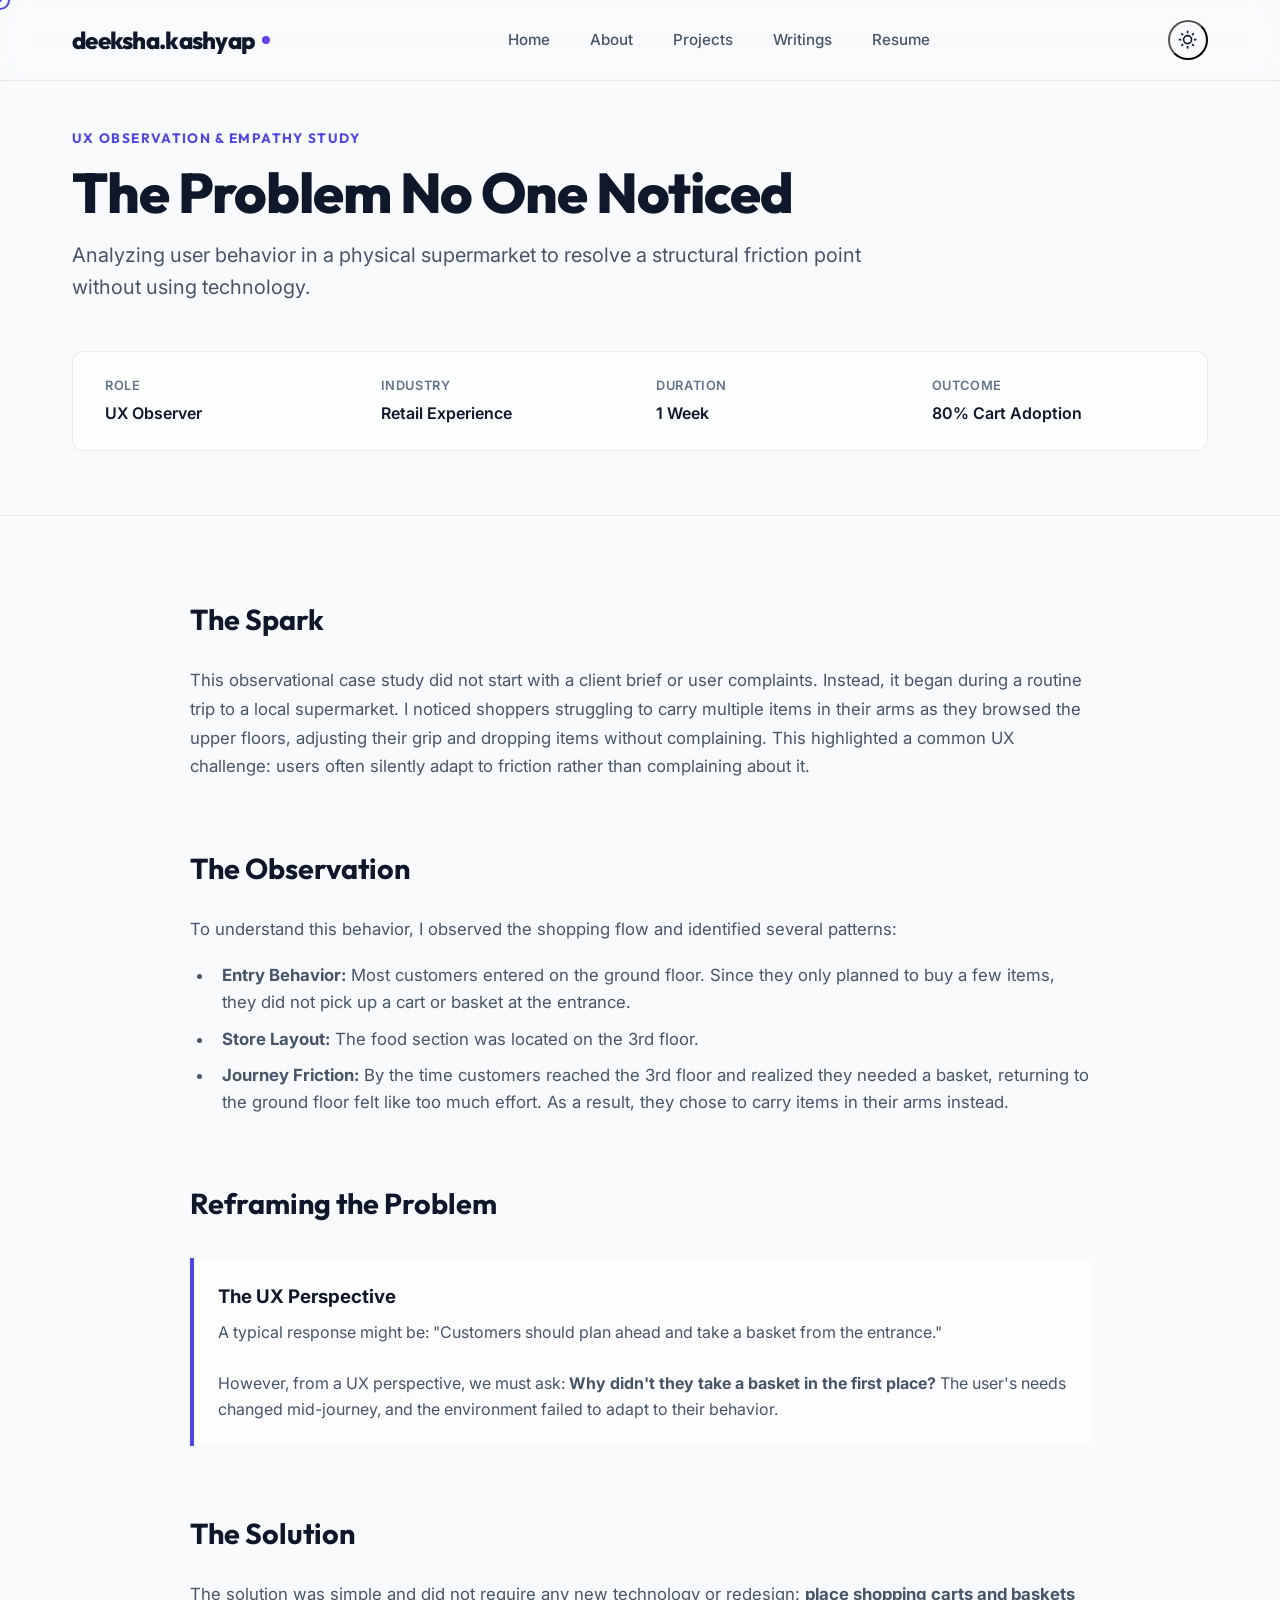
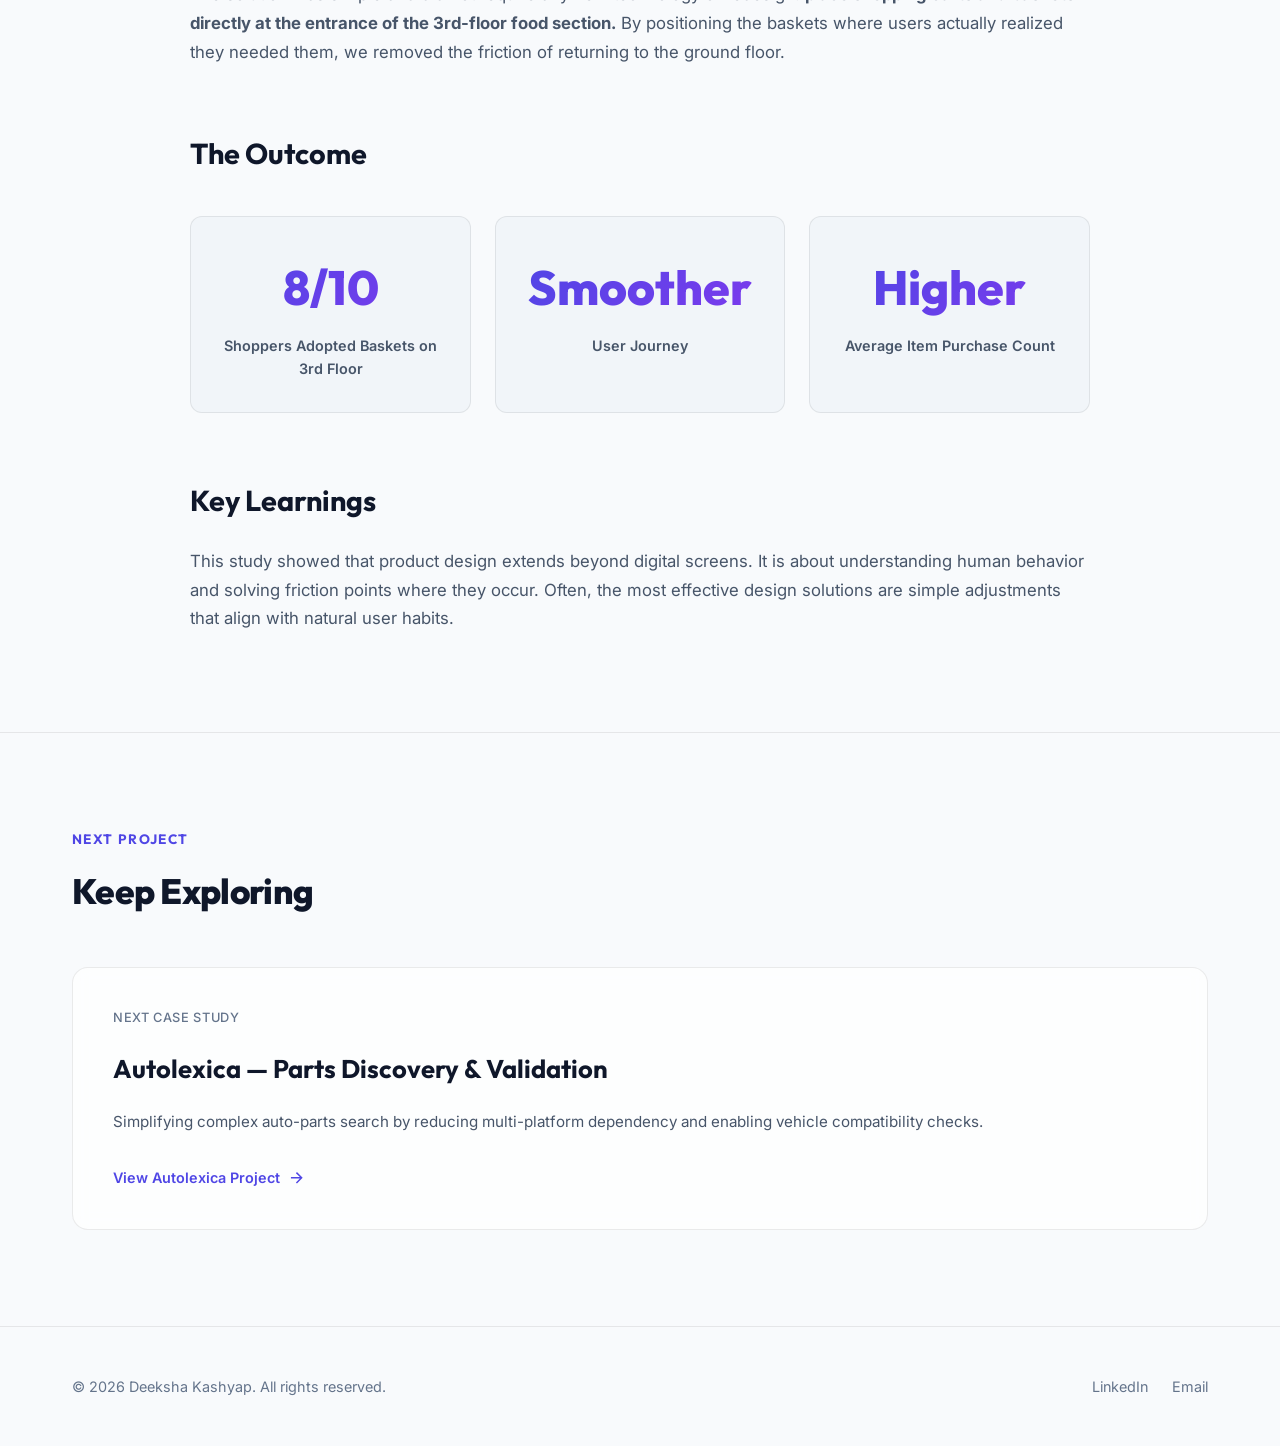
<file: projects/retail-friction.html>
<!DOCTYPE html>
<html lang="en">
<head>
    <meta charset="UTF-8">
    <meta name="viewport" content="width=device-width, initial-scale=1.0">
    <meta name="description" content="Retail UX Case Study - The Problem No One Noticed. Observational design analysis by Deeksha Kashyap.">
    <title>The Problem No One Noticed | Deeksha Kashyap</title>
    <link rel="icon" type="image/png" href="../favicon.png">
    <link rel="stylesheet" href="../css/style.css">
   <!-- Google tag (gtag.js) -->
<script async src="https://www.googletagmanager.com/gtag/js?id=G-EJRSQ3LTP7"></script>
<script>
  window.dataLayer = window.dataLayer || [];
  function gtag(){dataLayer.push(arguments);}
  gtag('js', new Date());

  gtag('config', 'G-EJRSQ3LTP7');
</script>

<!-- Microsoft Clarity Tracking Code -->

<script type="text/javascript">
    (function(c,l,a,r,i,t,y){
        c[a]=c[a]||function(){(c[a].q=c[a].q||[]).push(arguments)};
        t=l.createElement(r);t.async=1;t.src="https://www.clarity.ms/tag/"+i;
        y=l.getElementsByTagName(r)[0];y.parentNode.insertBefore(t,y);
    })(window, document, "clarity", "script", "x5df9ftha4");
</script>

</head>
<body>
    <!-- Custom Cursor -->
    <div class="custom-cursor"></div>
    <div class="custom-cursor-dot"></div>

    <!-- Navigation Header -->
    <header>
        <div class="container nav-container">
            <a href="../index.html" class="logo">
                deeksha.kashyap <span class="logo-dot"></span>
            </a>
            
            <button class="hamburger" id="hamburger" aria-label="Toggle Navigation Menu">
                <span></span>
                <span></span>
                <span></span>
            </button>

            <nav class="nav-menu" id="nav-menu">
                <a href="../index.html" class="nav-link">Home</a>
                <a href="../about.html" class="nav-link">About</a>
                <a href="../index.html#projects" class="nav-link">Projects</a>
                <a href="../writings.html" class="nav-link">Writings</a>
                <a href="../resume.html" class="nav-link">Resume</a>
            </nav>

            <div class="nav-right">
                <button class="theme-btn" id="theme-toggle" aria-label="Toggle Light/Dark Theme">
                    <svg class="moon-icon" viewBox="0 0 24 24">
                        <path d="M12 3c.132 0 .263 0 .393.007a7.5 7.5 0 0 0 7.92 12.446A9 9 0 1 1 12 3zm0 2a7 7 0 1 0 5.25 11.625 9.5 9.5 0 0 1-5.18-7.79 9.516 9.516 0 0 1-.07-1.835A6.97 6.97 0 0 0 12 5z"/>
                    </svg>
                    <svg class="sun-icon" viewBox="0 0 24 24">
                        <path d="M12 18a6 6 0 1 1 0-12 6 6 0 0 1 0 12zm0-2a4 4 0 1 0 0-8 4 4 0 0 0 0 8zM11 1h2v3h-2V1zm0 19h2v3h-2v-3zM3.515 4.929l1.414-1.414L7.05 5.636 5.636 7.05 3.515 4.93zM16.95 18.364l1.414-1.414 2.122 2.122-1.414 1.414-2.122-2.122zM19.07 3.515l1.414 1.414-2.122 2.121-1.414-1.414 2.122-2.121zM5.636 16.95l1.414 1.414-2.122 2.122-1.414-1.414 2.122-2.122zM1 11h3v2H1v-2zm19 0h3v2h-3v-2z"/>
                    </svg>
                </button>
            </div>
        </div>
    </header>

    <main>
        <!-- Project Hero -->
        <section class="project-hero">
            <div class="container reveal">
                <span class="section-label">UX Observation & Empathy Study</span>
                <h1 class="section-title" style="font-size: 3.5rem; line-height: 1.1;">The Problem No One Noticed</h1>
                <p class="section-desc" style="max-width: 800px; font-size: 1.25rem;">
                    Analyzing user behavior in a physical supermarket to resolve a structural friction point without using technology.
                </p>

                <div class="project-hero-meta">
                    <div class="meta-item">
                        <span class="meta-label">Role</span>
                        <span class="meta-value">UX Observer</span>
                    </div>
                    <div class="meta-item">
                        <span class="meta-label">Industry</span>
                        <span class="meta-value">Retail Experience</span>
                    </div>
                    <div class="meta-item">
                        <span class="meta-label">Duration</span>
                        <span class="meta-value">1 Week</span>
                    </div>
                    <div class="meta-item">
                        <span class="meta-label">Outcome</span>
                        <span class="meta-value">80% Cart Adoption</span>
                    </div>
                </div>
            </div>
        </section>

        <!-- Project Details Body -->
        <div class="project-body container">
            <!-- Introduction -->
            <section class="case-section reveal">
                <h2 class="case-title">The Spark</h2>
                <p class="case-text">
                    This observational case study did not start with a client brief or user complaints. Instead, it began during a routine trip to a local supermarket. I noticed shoppers struggling to carry multiple items in their arms as they browsed the upper floors, adjusting their grip and dropping items without complaining. This highlighted a common UX challenge: users often silently adapt to friction rather than complaining about it.
                </p>
            </section>

            <!-- Observation -->
            <section class="case-section reveal">
                <h2 class="case-title">The Observation</h2>
                <p class="case-text">
                    To understand this behavior, I observed the shopping flow and identified several patterns:
                </p>
                <ul class="case-list">
                    <li><strong>Entry Behavior:</strong> Most customers entered on the ground floor. Since they only planned to buy a few items, they did not pick up a cart or basket at the entrance.</li>
                    <li><strong>Store Layout:</strong> The food section was located on the 3rd floor.</li>
                    <li><strong>Journey Friction:</strong> By the time customers reached the 3rd floor and realized they needed a basket, returning to the ground floor felt like too much effort. As a result, they chose to carry items in their arms instead.</li>
                </ul>
            </section>

            <!-- Reframing the Problem -->
            <section class="case-section reveal">
                <h2 class="case-title">Reframing the Problem</h2>
                <div class="case-callout">
                    <h3 class="case-callout-title">The UX Perspective</h3>
                    <p class="case-callout-text">
                        A typical response might be: "Customers should plan ahead and take a basket from the entrance." <br><br>
                        However, from a UX perspective, we must ask: <strong>Why didn't they take a basket in the first place?</strong> The user's needs changed mid-journey, and the environment failed to adapt to their behavior.
                    </p>
                </div>
            </section>

            <!-- The Solution -->
            <section class="case-section reveal">
                <h2 class="case-title">The Solution</h2>
                <p class="case-text">
                    The solution was simple and did not require any new technology or redesign: <strong>place shopping carts and baskets directly at the entrance of the 3rd-floor food section.</strong> By positioning the baskets where users actually realized they needed them, we removed the friction of returning to the ground floor.
                </p>
            </section>

            <!-- Impact -->
            <section class="case-section reveal">
                <h2 class="case-title">The Outcome</h2>
                <div class="case-metrics-grid">
                    <div class="metric-card">
                        <div class="metric-number">8/10</div>
                        <div class="metric-label">Shoppers Adopted Baskets on 3rd Floor</div>
                    </div>
                    <div class="metric-card">
                        <div class="metric-number">Smoother</div>
                        <div class="metric-label">User Journey</div>
                    </div>
                    <div class="metric-card">
                        <div class="metric-number">Higher</div>
                        <div class="metric-label">Average Item Purchase Count</div>
                    </div>
                </div>
            </section>

            <!-- Reflections -->
            <section class="case-section reveal">
                <h2 class="case-title">Key Learnings</h2>
                <p class="case-text">
                    This study showed that product design extends beyond digital screens. It is about understanding human behavior and solving friction points where they occur. Often, the most effective design solutions are simple adjustments that align with natural user habits.
                </p>
            </section>
        </div>

        <!-- Other Projects Navigation -->
        <section class="other-projects-section">
            <div class="container reveal">
                <div class="section-header" style="margin-bottom: 3rem;">
                    <span class="section-label">Next Project</span>
                    <h2 class="section-title" style="font-size: 2.2rem;">Keep Exploring</h2>
                </div>
                <div class="works-grid" style="grid-template-columns: 1fr;">
                    <div class="project-card" style="flex-direction: row; align-items: center; min-height: 180px;">
                        <div class="project-content" style="padding: 2.5rem;">
                            <span class="project-meta">Next Case Study</span>
                            <h3 class="project-title" style="margin: 0.5rem 0;">Autolexica — Parts Discovery & Validation</h3>
                            <p class="project-desc">Simplifying complex auto-parts search by reducing multi-platform dependency and enabling vehicle compatibility checks.</p>
                            <a href="autolexica.html" class="project-link" style="margin-top: 1rem;">
                                View Autolexica Project
                                <svg viewBox="0 0 24 24" width="16" height="16"><path fill="none" d="M0 0h24v24H0z"/><path fill="currentColor" d="M16.172 11l-5.364-5.364 1.414-1.414L20 12l-7.778 7.778-1.414-1.414L16.172 13H4v-2z"/></svg>
                            </a>
                        </div>
                    </div>
                </div>
            </div>
        </section>
    </main>

    <!-- Footer -->
    <footer>
        <div class="container footer-content">
            <p>© 2026 Deeksha Kashyap. All rights reserved.</p>
            <div class="social-links">
                <a href="https://www.linkedin.com/in/deeksha-kashyap-ux" target="_blank" rel="noopener noreferrer" class="social-link">LinkedIn</a>
                <a href="mailto:deekshakashyap224@gmail.com" class="social-link">Email</a>
            </div>
        </div>
    </footer>

    <script src="../js/main.js"></script>
</body>
</html>
</file>
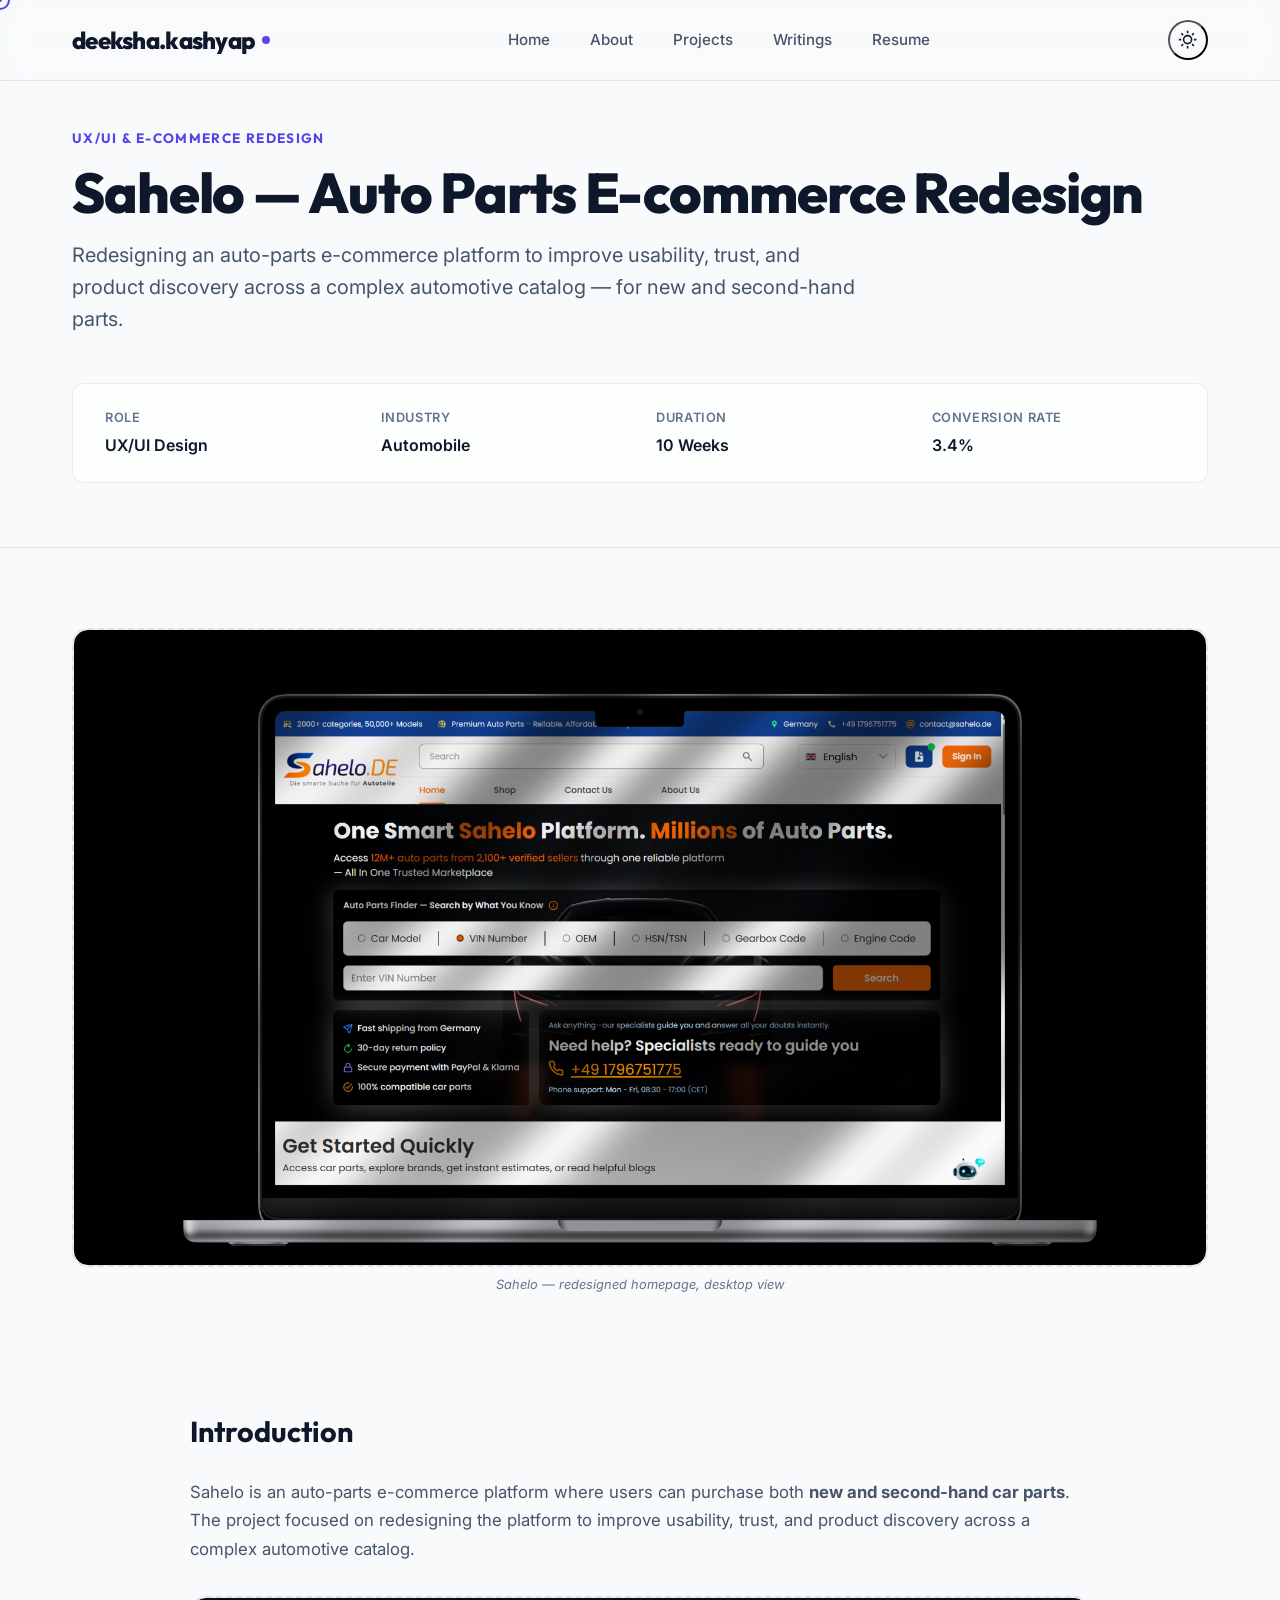
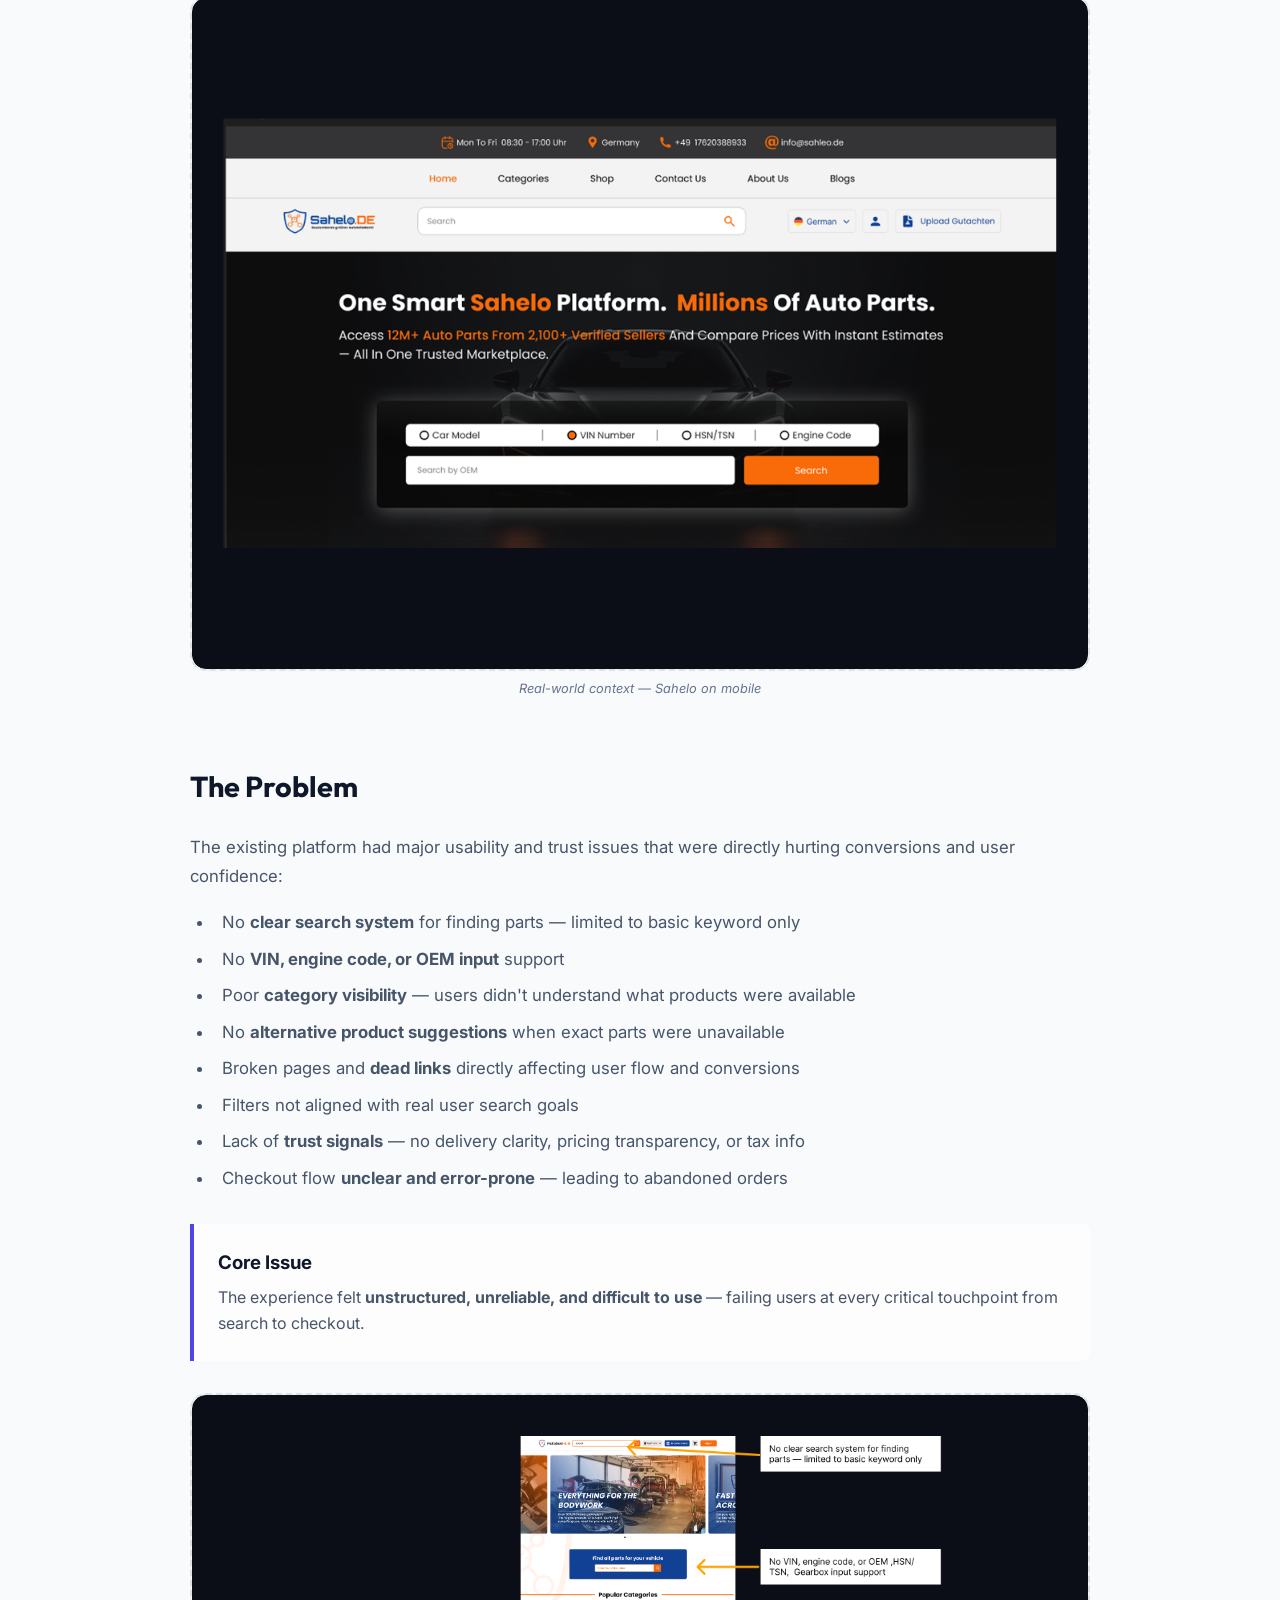
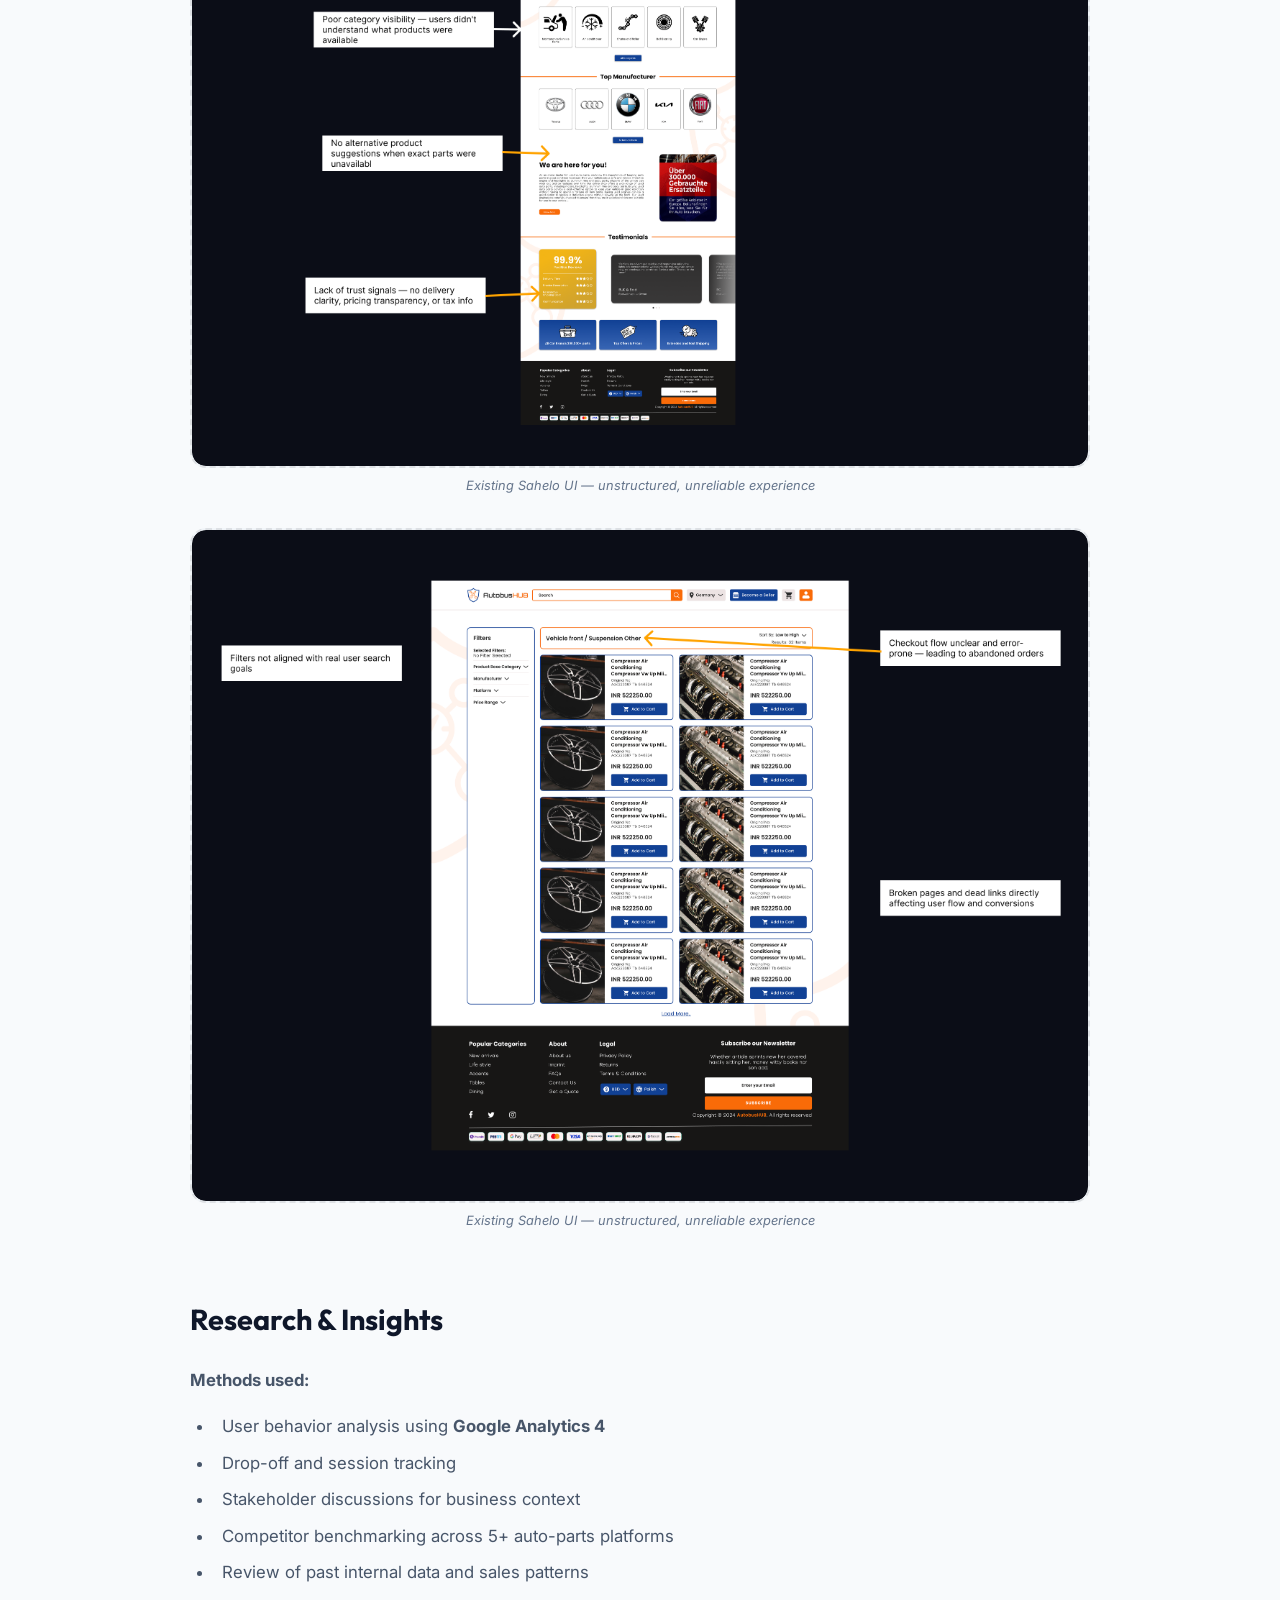
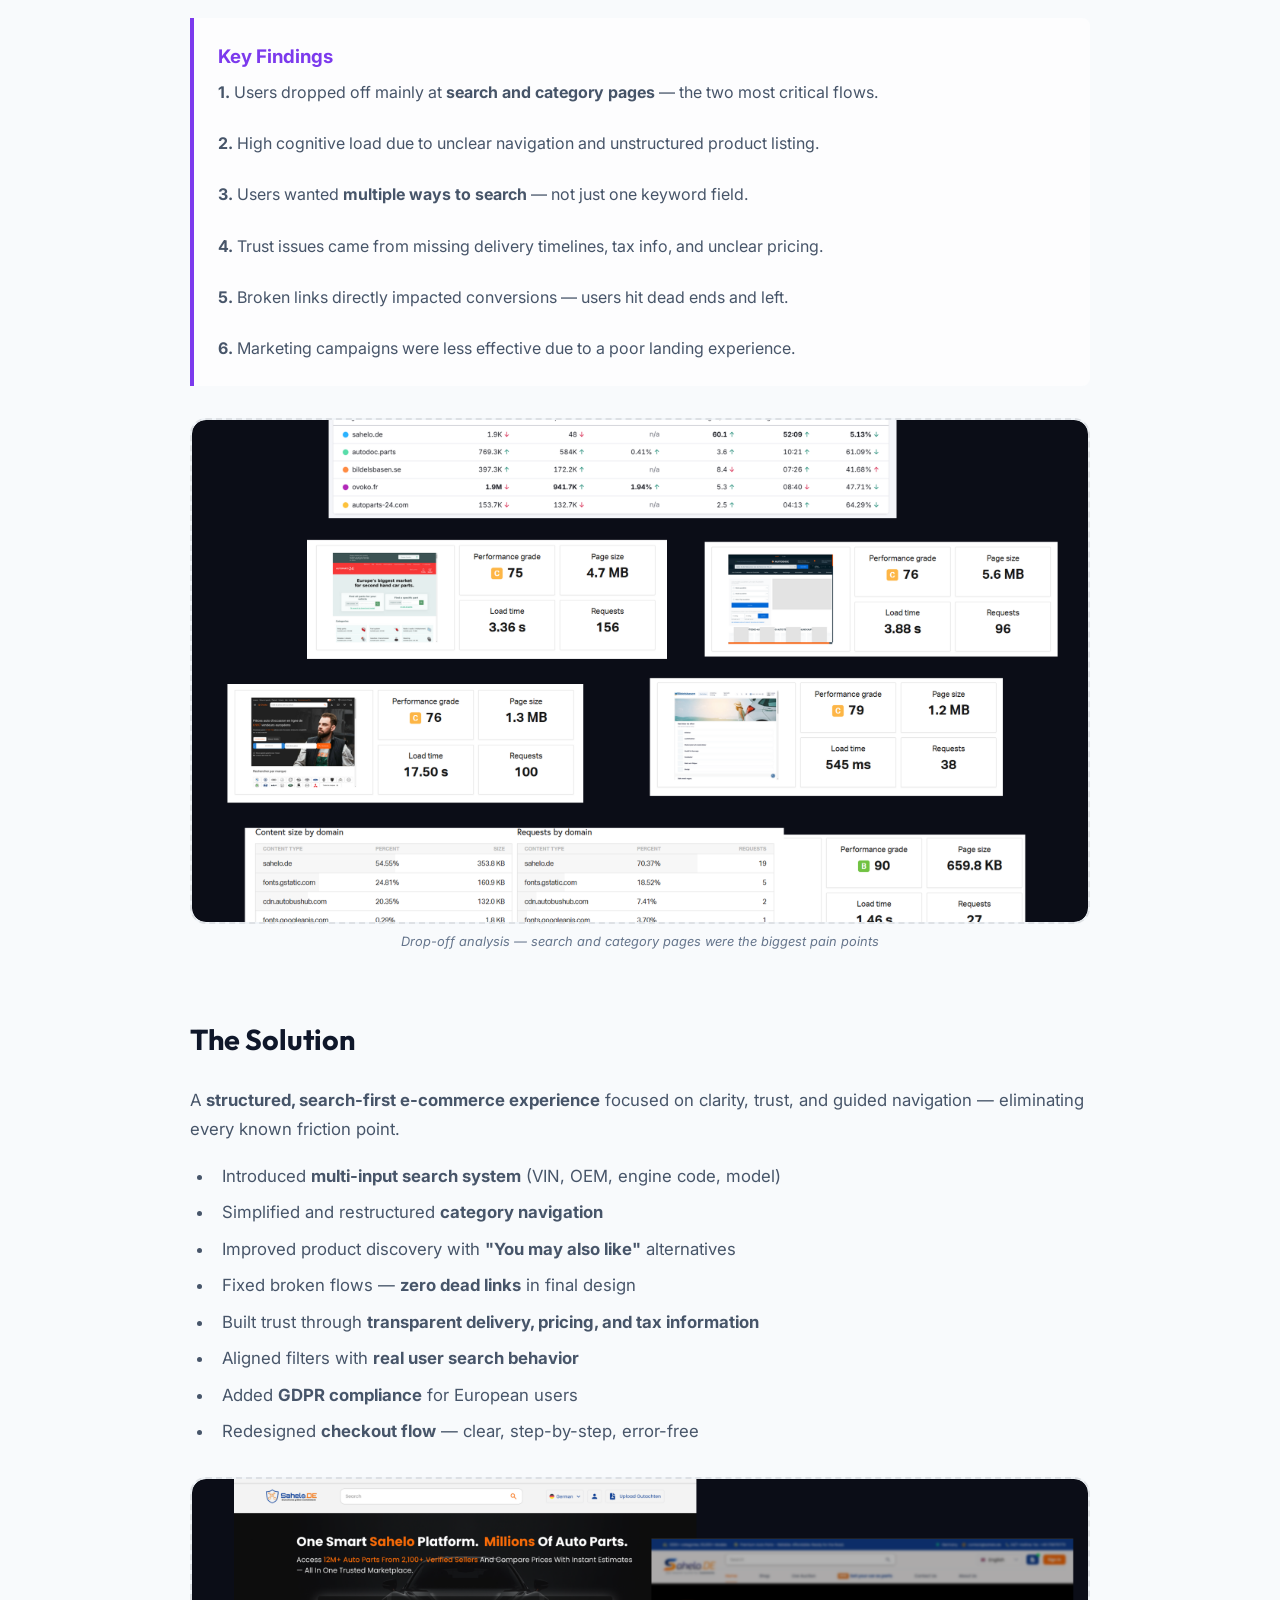
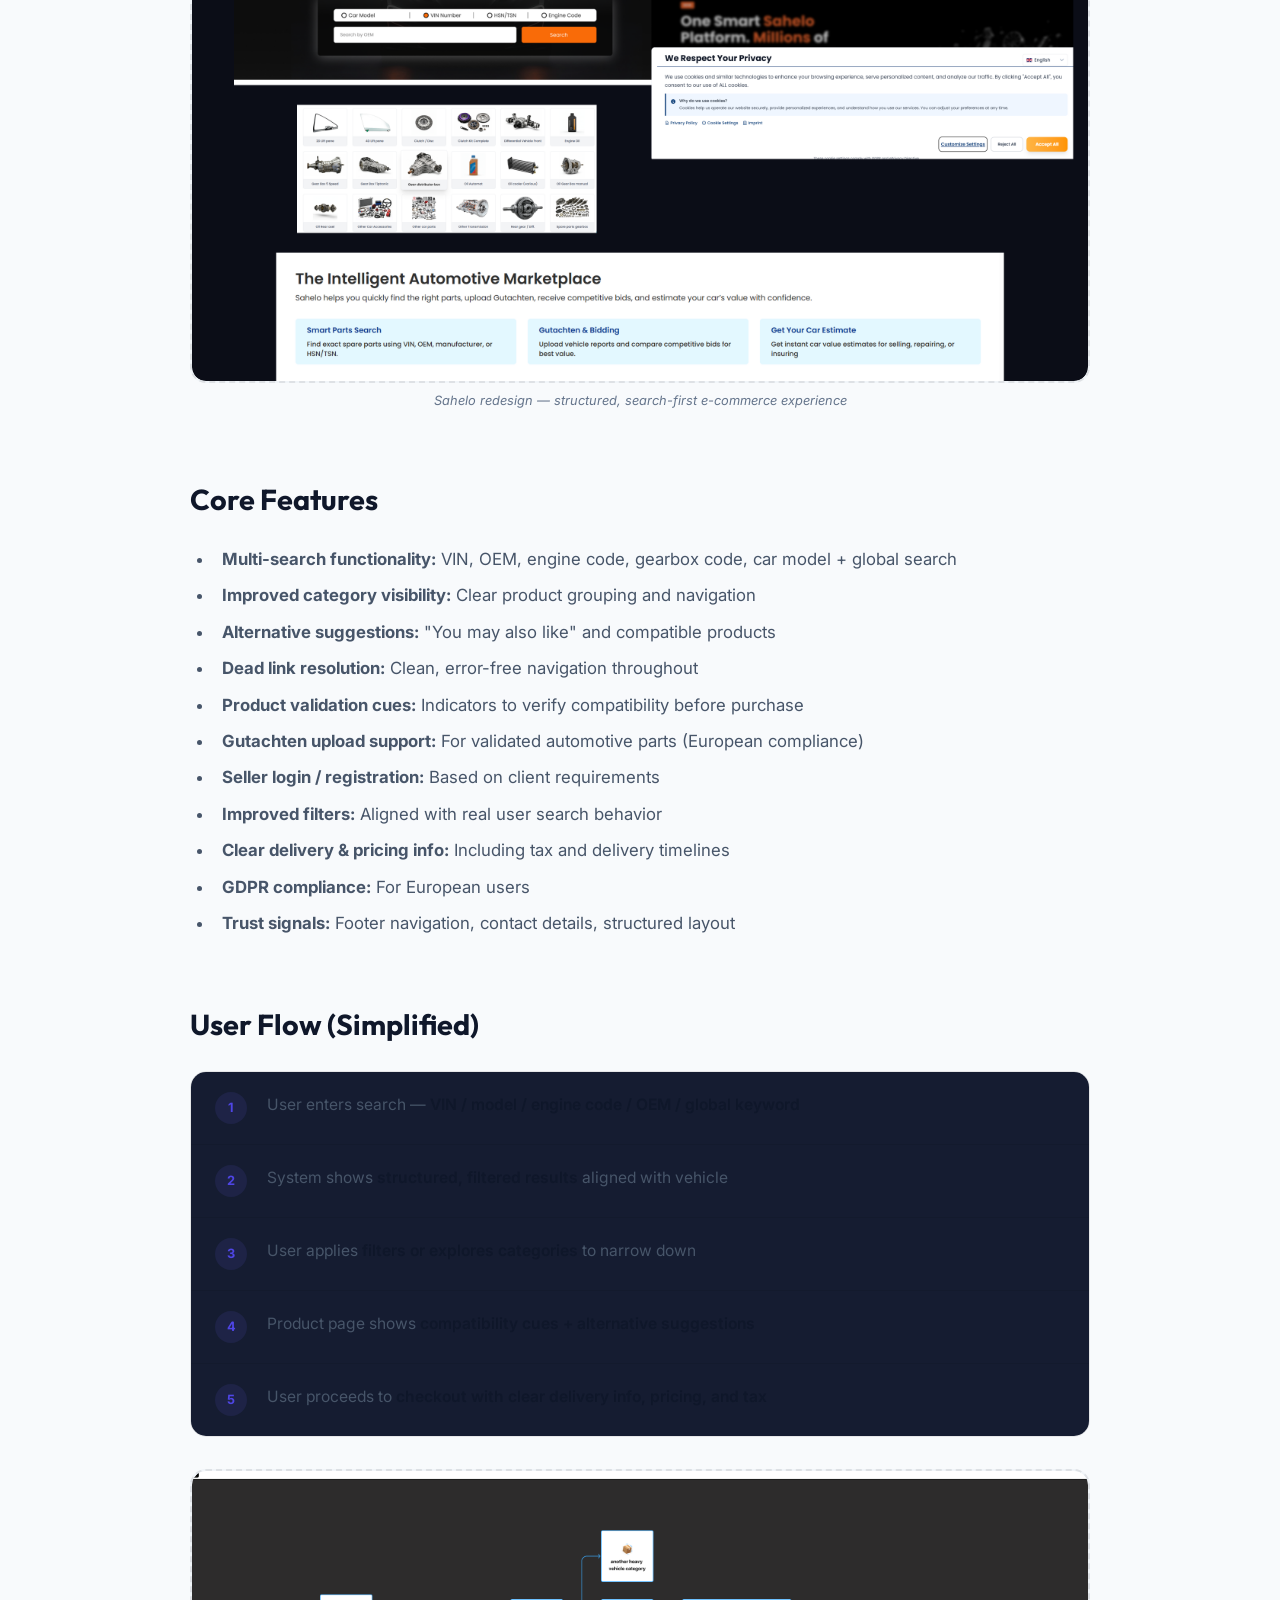
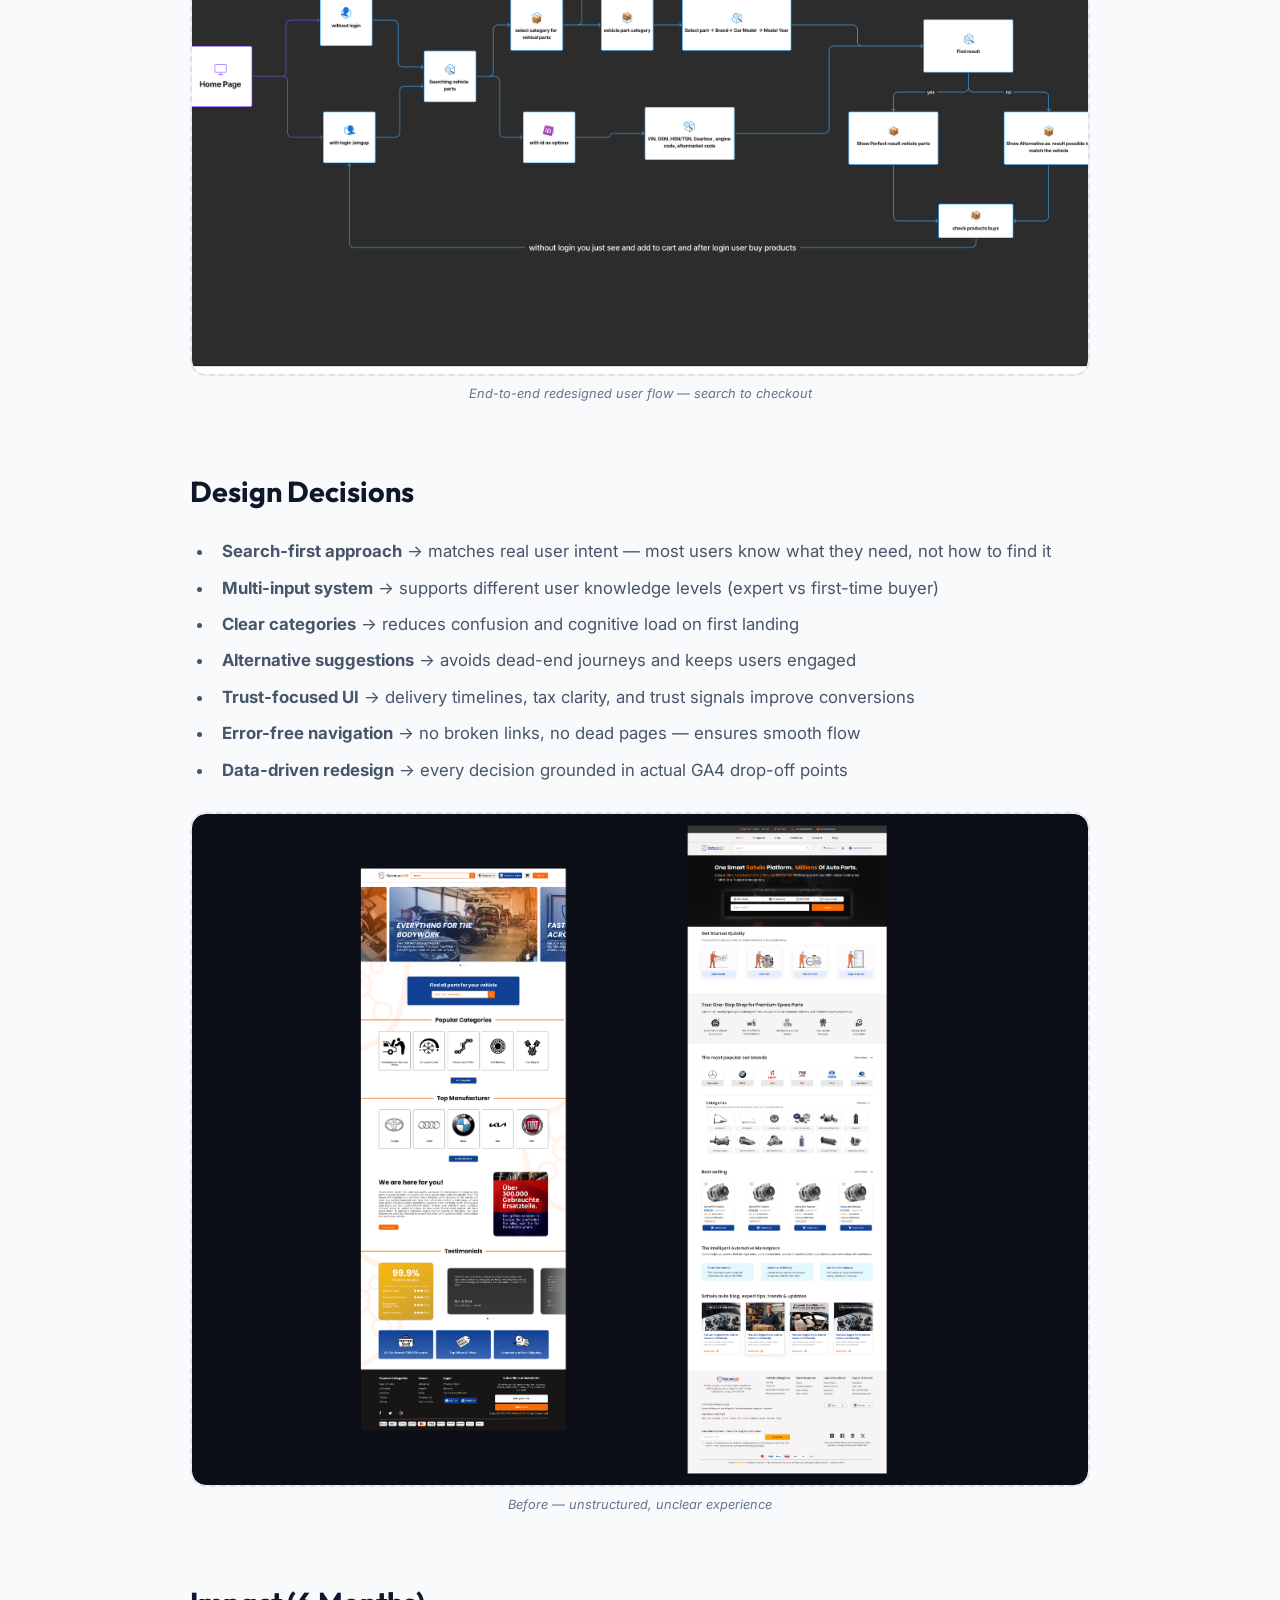
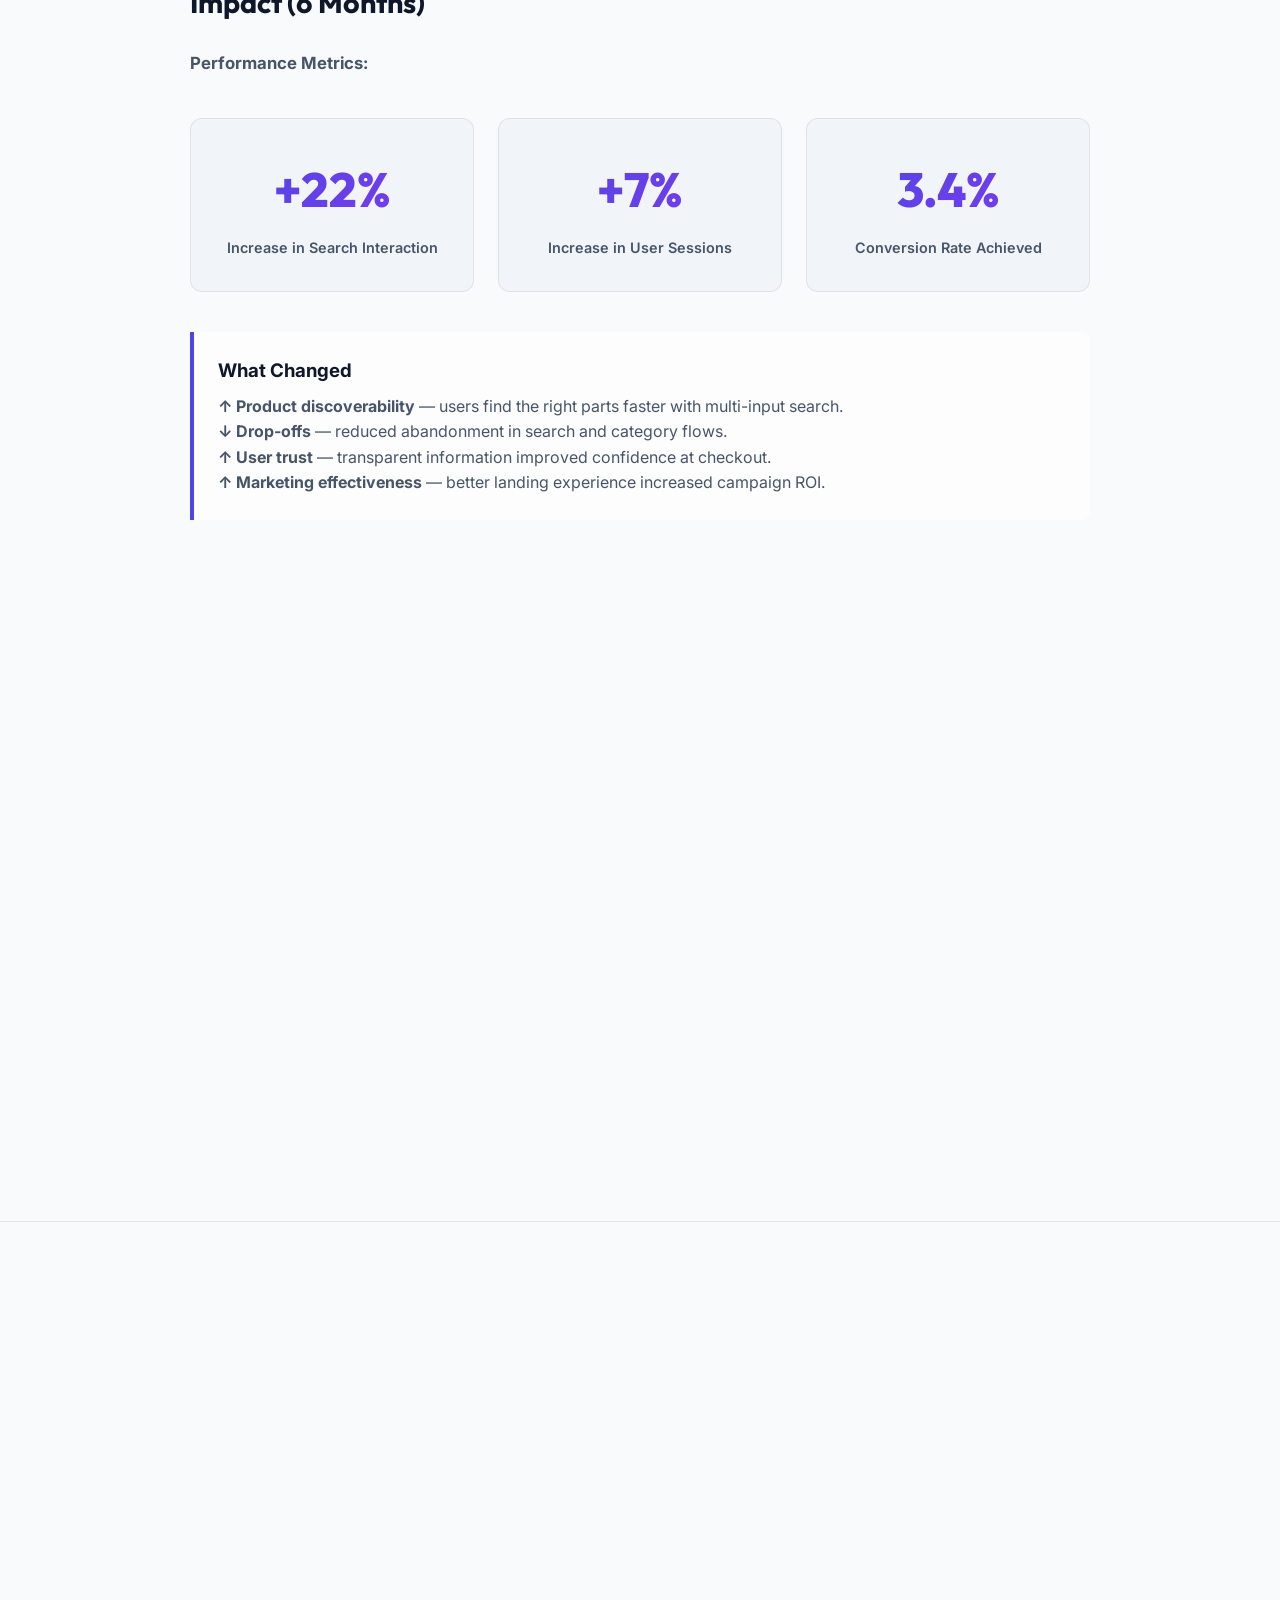
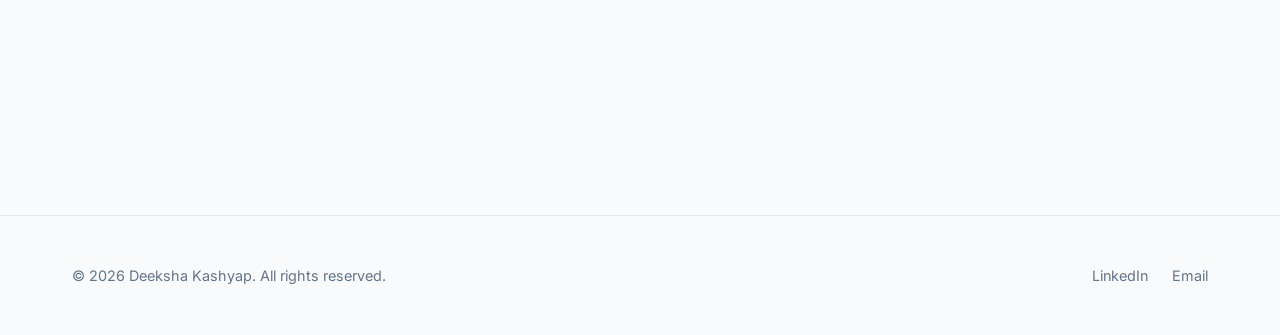
<file: projects/sahelo.html>
<!DOCTYPE html>
<html lang="en">
<head>
    <meta charset="UTF-8">
    <meta name="viewport" content="width=device-width, initial-scale=1.0">
    <meta name="description" content="Sahelo — Auto Parts E-commerce Redesign. UX/UI case study by Deeksha Kashyap.">
    <title>Sahelo Case Study | Deeksha Kashyap</title>
    <link rel="icon" type="image/png" href="../favicon.png">
    <link rel="stylesheet" href="../css/style.css">
    <!-- Google tag (gtag.js) -->
<script async src="https://www.googletagmanager.com/gtag/js?id=G-EJRSQ3LTP7"></script>
<script>
  window.dataLayer = window.dataLayer || [];
  function gtag(){dataLayer.push(arguments);}
  gtag('js', new Date());

  gtag('config', 'G-EJRSQ3LTP7');
</script>

<!-- Microsoft Clarity Tracking Code -->

<script type="text/javascript">
    (function(c,l,a,r,i,t,y){
        c[a]=c[a]||function(){(c[a].q=c[a].q||[]).push(arguments)};
        t=l.createElement(r);t.async=1;t.src="https://www.clarity.ms/tag/"+i;
        y=l.getElementsByTagName(r)[0];y.parentNode.insertBefore(t,y);
    })(window, document, "clarity", "script", "x5df9ftha4");
</script>

    

    <style>
        /* ── CASE STUDY PAGE STYLES ONLY ──
           All base colors, nav, header, footer, .project-hero,
           .case-section, .case-callout, .case-metrics-grid,
           .project-card come from your existing style.css.
           Only new case-study components are defined here. */

        /* ── Image placeholder sections ── */
        .media-block { width: 100%; margin: 2rem 0; }

        .media-placeholder {
            width: 100%;
            aspect-ratio: 16/9;
            background: var(--bg-secondary, #f8f7ff);
            border: 2px dashed var(--border-color, #e8e6f0);
            border-radius: var(--radius, 16px);
            display: flex;
            flex-direction: column;
            align-items: center;
            justify-content: center;
            gap: 0.75rem;
            position: relative;
            overflow: hidden;
            transition: border-color 0.3s, background 0.3s;
        }
        .media-placeholder:hover {
            border-color: var(--accent-primary, #6c63ff);
            background: rgba(108,99,255,0.04);
        }
        .media-placeholder.tall   { aspect-ratio: 4/3; }
        .media-placeholder.square { aspect-ratio: 1/1; }

        /* Drop real img/video inside to fill the placeholder */
        .media-placeholder img,
        .media-placeholder video {
            position: absolute; inset: 0;
            width: 100%; height: 100%;
            object-fit: cover;
            border-radius: calc(var(--radius, 16px) - 2px);
        }

        .ph-icon {
            width: 52px; height: 52px;
            background: var(--bg-card, #fff);
            border: 1px solid var(--border-color, #e8e6f0);
            border-radius: 50%;
            display: flex; align-items: center; justify-content: center;
            box-shadow: 0 2px 8px rgba(108,99,255,0.08);
        }
        .ph-icon svg {
            width: 22px; height: 22px;
            stroke: var(--accent-primary, #6c63ff);
            fill: none; stroke-width: 1.5;
        }
        .ph-tag {
            font-size: 0.8rem; font-weight: 500;
            color: var(--text-muted, #888899);
            background: var(--bg-card, #fff);
            padding: 0.3rem 0.85rem;
            border-radius: 100px;
            border: 1px solid var(--border-color, #e8e6f0);
            text-align: center;
        }
        .media-caption {
            font-size: 0.8rem;
            color: var(--text-muted, #888899);
            text-align: center;
            margin-top: 0.5rem;
            font-style: italic;
        }

        /* ── 2 & 3 col image grids ── */
        .img-grid-2 {
            display: grid;
            grid-template-columns: 1fr 1fr;
            gap: 1.25rem;
            margin: 1.5rem 0;
        }
        .img-grid-3 {
            display: grid;
            grid-template-columns: 1fr 1fr 1fr;
            gap: 1.25rem;
            margin: 1.5rem 0;
        }

        /* ── Video section ── */
        .video-section {
            background: var(--bg-secondary, #f8f7ff);
            border: 1px solid var(--border-color, #e8e6f0);
            border-radius: var(--radius, 16px);
            padding: 2.5rem;
            margin: 2rem 0;
        }
        .video-section-label {
            font-size: 0.72rem; font-weight: 700;
            text-transform: uppercase; letter-spacing: 0.1em;
            color: var(--accent-primary, #6c63ff);
            margin-bottom: 0.4rem;
        }
        .video-section-title {
            font-size: 1.15rem; font-weight: 700;
            color: var(--text-primary, #1a1a2e);
            margin-bottom: 1.5rem;
        }
        .video-wrap {
            width: 100%;
            aspect-ratio: 16/9;
            background: var(--bg-card, #fff);
            border: 2px dashed var(--border-color, #e8e6f0);
            border-radius: var(--radius-sm, 10px);
            display: flex; align-items: center; justify-content: center;
            position: relative; overflow: hidden;
        }
        .video-wrap:hover { border-color: var(--accent-primary, #6c63ff); }
        .video-wrap video,
        .video-wrap iframe {
            position: absolute; inset: 0;
            width: 100%; height: 100%;
            border: none;
            border-radius: calc(var(--radius-sm, 10px) - 2px);
        }
        .video-placeholder-inner {
            display: flex; flex-direction: column;
            align-items: center; gap: 1rem; z-index: 1;
        }
        .play-btn {
            width: 68px; height: 68px;
            background: var(--accent-primary, #6c63ff);
            border-radius: 50%;
            display: flex; align-items: center; justify-content: center;
            box-shadow: 0 8px 24px rgba(108,99,255,0.35);
            transition: transform 0.3s, box-shadow 0.3s;
            cursor: pointer;
        }
        .play-btn:hover { transform: scale(1.08); box-shadow: 0 12px 32px rgba(108,99,255,0.45); }
        .play-btn svg { width: 26px; height: 26px; fill: #fff; margin-left: 4px; }
        .video-ph-text {
            font-size: 0.875rem;
            color: var(--text-muted, #888899);
            text-align: center; line-height: 1.6;
        }

        /* ── Steps / User flow ── */
        .steps {
            display: flex; flex-direction: column;
            border: 1px solid var(--border-color, #e8e6f0);
            border-radius: var(--radius, 16px);
            overflow: hidden;
            margin: 1.5rem 0;
        }
        .step {
            display: flex; align-items: flex-start; gap: 1.25rem;
            padding: 1.25rem 1.5rem;
            border-bottom: 1px solid var(--border-color, #e8e6f0);
            background: var(--bg-card, #151c31);
            transition: background 0.3s;
        }
        .step:last-child { border-bottom: none; }
        .step:hover { background: var(--bg-secondary, #f8f7ff); }
        .step-num {
            width: 32px; height: 32px;
            background: rgba(108,99,255,0.1);
            border-radius: 50%;
            display: flex; align-items: center; justify-content: center;
            font-size: 0.8rem; font-weight: 700;
            color: var(--accent-primary, #6c63ff);
            flex-shrink: 0;
        }
        .step-body {
            font-size: 0.975rem;
            color: var(--text-secondary, #4a4a6a);
            line-height: 1.7;
        }
        .step-body strong { color: var(--text-primary, #1a1a2e); font-weight: 600; }

        /* ── Skills / learnings 2-col ── */
        .learnings-grid {
            display: grid;
            grid-template-columns: 1fr 1fr;
            gap: 1.25rem;
            margin: 1.5rem 0;
        }
        .learning-card {
            background: var(--bg-secondary, #f8f7ff);
            border: 1px solid var(--border-color, #e8e6f0);
            border-radius: var(--radius, 16px);
            padding: 1.5rem;
        }
        .learning-card-label {
            font-size: 0.72rem; font-weight: 700;
            text-transform: uppercase; letter-spacing: 0.1em;
            color: var(--accent-primary, #6c63ff);
            margin-bottom: 0.85rem;
        }
        .learning-card ul {
            list-style: none;
            display: flex; flex-direction: column; gap: 0.5rem;
        }
        .learning-card ul li {
            font-size: 0.9rem;
            color: var(--text-secondary, #4a4a6a);
            line-height: 1.6;
            padding-left: 1.25rem;
            position: relative;
        }
        .learning-card ul li::before {
            content: '';
            position: absolute; left: 0; top: 0.6em;
            width: 5px; height: 5px;
            background: var(--accent-primary, #6c63ff);
            border-radius: 50%;
        }

        /* ── Responsive ── */
        @media (max-width: 680px) {
            .img-grid-2, .img-grid-3, .learnings-grid { grid-template-columns: 1fr; }
            .video-section { padding: 1.5rem; }
        }
    </style>
</head>
<body>

    <!-- Custom Cursor -->
    <div class="custom-cursor"></div>
    <div class="custom-cursor-dot"></div>

    <!-- Navigation Header -->
    <header>
        <div class="container nav-container">
            <a href="../index.html" class="logo">
                deeksha.kashyap <span class="logo-dot"></span>
            </a>
            <button class="hamburger" id="hamburger" aria-label="Toggle Navigation Menu">
                <span></span><span></span><span></span>
            </button>
            <nav class="nav-menu" id="nav-menu">
                <a href="../index.html" class="nav-link">Home</a>
                <a href="../about.html" class="nav-link">About</a>
                <a href="../index.html#projects" class="nav-link">Projects</a>
                <a href="../writings.html" class="nav-link">Writings</a>
                <a href="../resume.html" class="nav-link">Resume</a>
            </nav>
            <div class="nav-right">
                <button class="theme-btn" id="theme-toggle" aria-label="Toggle Light/Dark Theme">
                    <svg class="moon-icon" viewBox="0 0 24 24"><path d="M12 3c.132 0 .263 0 .393.007a7.5 7.5 0 0 0 7.92 12.446A9 9 0 1 1 12 3zm0 2a7 7 0 1 0 5.25 11.625 9.5 9.5 0 0 1-5.18-7.79 9.516 9.516 0 0 1-.07-1.835A6.97 6.97 0 0 0 12 5z"/></svg>
                    <svg class="sun-icon" viewBox="0 0 24 24"><path d="M12 18a6 6 0 1 1 0-12 6 6 0 0 1 0 12zm0-2a4 4 0 1 0 0-8 4 4 0 0 0 0 8zM11 1h2v3h-2V1zm0 19h2v3h-2v-3zM3.515 4.929l1.414-1.414L7.05 5.636 5.636 7.05 3.515 4.93zM16.95 18.364l1.414-1.414 2.122 2.122-1.414 1.414-2.122-2.122zM19.07 3.515l1.414 1.414-2.122 2.121-1.414-1.414 2.122-2.121zM5.636 16.95l1.414 1.414-2.122 2.122-1.414-1.414 2.122-2.122zM1 11h3v2H1v-2zm19 0h3v2h-3v-2z"/></svg>
                </button>
            </div>
        </div>
    </header>

    <main>

        <!-- ══ PROJECT HERO ══════════════════════════════════════════ -->
        <section class="project-hero">
            <div class="container reveal">
                <span class="section-label">UX/UI &amp; E-commerce Redesign</span>
                <h1 class="section-title" style="font-size:3.5rem; line-height:1.1;">
                    Sahelo — Auto Parts E-commerce Redesign
                </h1>
                <p class="section-desc" style="max-width:800px; font-size:1.25rem;">
                    Redesigning an auto-parts e-commerce platform to improve usability, trust, and
                    product discovery across a complex automotive catalog — for new and second-hand parts.
                </p>
                <div class="project-hero-meta">
                    <div class="meta-item">
                        <span class="meta-label">Role</span>
                        <span class="meta-value">UX/UI Design</span>
                    </div>
                    <div class="meta-item">
                        <span class="meta-label">Industry</span>
                        <span class="meta-value">Automobile</span>
                    </div>
                    <div class="meta-item">
                        <span class="meta-label">Duration</span>
                        <span class="meta-value">10 Weeks</span>
                    </div>
                    <div class="meta-item">
                        <span class="meta-label">Conversion Rate</span>
                        <span class="meta-value">3.4%</span>
                    </div>
                </div>
            </div>
        </section>

        <!-- ══ HERO IMAGE ════════════════════════════════════════════ -->
        <div class="container reveal" style="padding-top:3rem;">
            <div class="media-block">
                <!--
                ╔══════════════════════════════════════════════════════╗
                ║  HERO IMAGE                                          ║
                ║  <img src="images/sahelo-hero.jpg"                   ║
                ║       alt="Sahelo platform overview">                ║
                ╚══════════════════════════════════════════════════════╝
                -->
                <div class="media-placeholder">
                    <div class="ph-icon">
                        <img src="../images/sahelo_hero_section.png" alt="Sahelo platform overview">
                    </div>
                </div>
                <p class="media-caption">Sahelo — redesigned homepage, desktop view</p>
            </div>
        </div>

        <!-- ══ CASE BODY ══════════════════════════════════════════════ -->
        <div class="project-body container">

            <!-- Introduction -->
            <section class="case-section reveal">
                <h2 class="case-title">Introduction</h2>
                <p class="case-text">
                    Sahelo is an auto-parts e-commerce platform where users can purchase both
                    <strong>new and second-hand car parts</strong>. The project focused on redesigning the platform
                    to improve usability, trust, and product discovery across a complex automotive catalog.
                </p>

                <!-- Context photo -->
                <div class="media-block">
                    <!--
                    ╔══════════════════════════════════════════════════════╗
                    ║  CONTEXT PHOTO                                       ║
                    ║  <img src="images/sahelo-context.jpg"               ║
                    ║       alt="Context photo">                           ║
                    ╚══════════════════════════════════════════════════════╝
                    -->
                    <div class="media-placeholder tall">
                        <div class="ph-icon">
                            <img src="../images/sahelo_home.png" alt="Context photo">
                        </div>
                        <span class="ph-tag">📸 Context Photo — phone / platform real-world usage</span>
                    </div>
                    <p class="media-caption">Real-world context — Sahelo on mobile</p>
                </div>
            </section>

            <!-- Problem -->
            <section class="case-section reveal">
                <h2 class="case-title">The Problem</h2>
                <p class="case-text">
                    The existing platform had major usability and trust issues that were directly hurting
                    conversions and user confidence:
                </p>
                <ul class="case-list">
                    <li>No <strong>clear search system</strong> for finding parts — limited to basic keyword only</li>
                    <li>No <strong>VIN, engine code, or OEM input</strong> support</li>
                    <li>Poor <strong>category visibility</strong> — users didn't understand what products were available</li>
                    <li>No <strong>alternative product suggestions</strong> when exact parts were unavailable</li>
                    <li>Broken pages and <strong>dead links</strong> directly affecting user flow and conversions</li>
                    <li>Filters not aligned with real user search goals</li>
                    <li>Lack of <strong>trust signals</strong> — no delivery clarity, pricing transparency, or tax info</li>
                    <li>Checkout flow <strong>unclear and error-prone</strong> — leading to abandoned orders</li>
                </ul>

                <div class="case-callout">
                    <h3 class="case-callout-title">Core Issue</h3>
                    <p class="case-callout-text">
                        The experience felt <strong>unstructured, unreliable, and difficult to use</strong> —
                        failing users at every critical touchpoint from search to checkout.
                    </p>
                </div>

                <!-- Before state screenshot -->
                <div class="media-block">
                    <!--
                    ╔══════════════════════════════════════════════════════╗
                    ║  BEFORE STATE / OLD UI SCREENSHOT                   ║
                    ║  <img src="images/sahelo-before.jpg"                ║
                    ║       alt="Old platform UI">                         ║
                    ╚══════════════════════════════════════════════════════╝
                    -->
                    <div class="media-placeholder tall">
                        <div class="ph-icon">
                            <img src="../images/sahelo_old_ui.png" alt="Old platform UI">
                        </div>
                    </div>
                    <p class="media-caption">Existing Sahelo UI — unstructured, unreliable experience</p>
                </div>

                <div class="media-block">
                    <!--
                    ╔══════════════════════════════════════════════════════╗
                    ║  BEFORE STATE / OLD UI SCREENSHOT                   ║
                    ║  <img src="images/sahelo-before.jpg"                ║
                    ║       alt="Old platform UI">                         ║
                    ╚══════════════════════════════════════════════════════╝
                    -->
                    <div class="media-placeholder tall">
                        <div class="ph-icon">
                            <img src="../images/sahelo_old_UI_2.png" alt="Old platform UI">
                        </div>
                    </div>
                    <p class="media-caption">Existing Sahelo UI — unstructured, unreliable experience</p>
                </div>
            </section>

            <!-- Research & Insights -->
            <section class="case-section reveal">
                <h2 class="case-title">Research &amp; Insights</h2>
                <p class="case-text"><strong>Methods used:</strong></p>
                <ul class="case-list">
                    <li>User behavior analysis using <strong>Google Analytics 4</strong></li>
                    <li>Drop-off and session tracking</li>
                    <li>Stakeholder discussions for business context</li>
                    <li>Competitor benchmarking across 5+ auto-parts platforms</li>
                    <li>Review of past internal data and sales patterns</li>
                </ul>

                <div class="case-callout" style="border-left-color: var(--accent-secondary);">
                    <h3 class="case-callout-title" style="color: var(--accent-secondary);">Key Findings</h3>
                    <p class="case-callout-text">
                        <strong>1.</strong> Users dropped off mainly at <strong>search and category pages</strong> — the two most critical flows.<br><br>
                        <strong>2.</strong> High cognitive load due to unclear navigation and unstructured product listing.<br><br>
                        <strong>3.</strong> Users wanted <strong>multiple ways to search</strong> — not just one keyword field.<br><br>
                        <strong>4.</strong> Trust issues came from missing delivery timelines, tax info, and unclear pricing.<br><br>
                        <strong>5.</strong> Broken links directly impacted conversions — users hit dead ends and left.<br><br>
                        <strong>6.</strong> Marketing campaigns were less effective due to a poor landing experience.
                    </p>
                </div>

                <!-- Research artifact -->
                <div class="media-block">
                    <!--
                    ╔══════════════════════════════════════════════════════╗
                    ║  RESEARCH ARTIFACT                                   ║
                    ║  <img src="images/sahelo-research.jpg"              ║
                    ║       alt="Research findings">                       ║
                    ╚══════════════════════════════════════════════════════╝
                    -->
                    <div class="media-placeholder">
                        <div class="ph-icon">
                            <img src="../images/sahelo_Research & Insights.png" alt="Research findings">
                        </div>
                        <span class="ph-tag">📸 Research Artifact — GA4 drop-off report / competitor analysis board</span>
                    </div>
                    <p class="media-caption">Drop-off analysis — search and category pages were the biggest pain points</p>
                </div>
            </section>

            <!-- Solution -->
            <section class="case-section reveal">
                <h2 class="case-title">The Solution</h2>
                <p class="case-text">
                    A <strong>structured, search-first e-commerce experience</strong> focused on clarity,
                    trust, and guided navigation — eliminating every known friction point.
                </p>
                <ul class="case-list">
                    <li>Introduced <strong>multi-input search system</strong> (VIN, OEM, engine code, model)</li>
                    <li>Simplified and restructured <strong>category navigation</strong></li>
                    <li>Improved product discovery with <strong>"You may also like"</strong> alternatives</li>
                    <li>Fixed broken flows — <strong>zero dead links</strong> in final design</li>
                    <li>Built trust through <strong>transparent delivery, pricing, and tax information</strong></li>
                    <li>Aligned filters with <strong>real user search behavior</strong></li>
                    <li>Added <strong>GDPR compliance</strong> for European users</li>
                    <li>Redesigned <strong>checkout flow</strong> — clear, step-by-step, error-free</li>
                </ul>

                <!-- Solution overview image -->
                <div class="media-block">
                    <!--
                    ╔══════════════════════════════════════════════════════╗
                    ║  SOLUTION OVERVIEW / REDESIGN OVERVIEW              ║
                    ║  <img src="images/sahelo-solution.jpg"              ║
                    ║       alt="Redesign overview">                       ║
                    ╚══════════════════════════════════════════════════════╝
                    -->
                    <div class="media-placeholder">
                        <div class="ph-icon">
                            <img src="../images/sahelo_The Solution.png" alt="Redesign overview">
                        </div>
                        <span class="ph-tag">📸 Redesign Overview — wide platform view or key screens montage</span>
                    </div>
                    <p class="media-caption">Sahelo redesign — structured, search-first e-commerce experience</p>
                </div>
            </section>

            <!-- Core Features -->
            <section class="case-section reveal">
                <h2 class="case-title">Core Features</h2>
                <ul class="case-list">
                    <li><strong>Multi-search functionality:</strong> VIN, OEM, engine code, gearbox code, car model + global search</li>
                    <li><strong>Improved category visibility:</strong> Clear product grouping and navigation</li>
                    <li><strong>Alternative suggestions:</strong> "You may also like" and compatible products</li>
                    <li><strong>Dead link resolution:</strong> Clean, error-free navigation throughout</li>
                    <li><strong>Product validation cues:</strong> Indicators to verify compatibility before purchase</li>
                    <li><strong>Gutachten upload support:</strong> For validated automotive parts (European compliance)</li>
                    <li><strong>Seller login / registration:</strong> Based on client requirements</li>
                    <li><strong>Improved filters:</strong> Aligned with real user search behavior</li>
                    <li><strong>Clear delivery &amp; pricing info:</strong> Including tax and delivery timelines</li>
                    <li><strong>GDPR compliance:</strong> For European users</li>
                    <li><strong>Trust signals:</strong> Footer navigation, contact details, structured layout</li>
                </ul>

                <!-- Feature screens 2-col -->
               
            </section>

            <!-- User Flow -->
            <section class="case-section reveal">
                <h2 class="case-title">User Flow (Simplified)</h2>
                <div class="steps">
                    <div class="step">
                        <div class="step-num">1</div>
                        <div class="step-body">User enters search — <strong>VIN / model / engine code / OEM / global keyword</strong></div>
                    </div>
                    <div class="step">
                        <div class="step-num">2</div>
                        <div class="step-body">System shows <strong>structured, filtered results</strong> aligned with vehicle</div>
                    </div>
                    <div class="step">
                        <div class="step-num">3</div>
                        <div class="step-body">User applies <strong>filters or explores categories</strong> to narrow down</div>
                    </div>
                    <div class="step">
                        <div class="step-num">4</div>
                        <div class="step-body">Product page shows <strong>compatibility cues + alternative suggestions</strong></div>
                    </div>
                    <div class="step">
                        <div class="step-num">5</div>
                        <div class="step-body">User proceeds to <strong>checkout with clear delivery info, pricing, and tax</strong></div>
                    </div>
                </div>

                <!-- Flow diagram -->
                <div class="media-block">
                    <!--
                    ╔══════════════════════════════════════════════════════╗
                    ║  USER FLOW DIAGRAM — Export from Figma               ║
                    ║  <img src="images/sahelo-user-flow.jpg"             ║
                    ║       alt="User flow diagram">                       ║
                    ╚══════════════════════════════════════════════════════╝
                    -->
                    <div class="media-placeholder">
                        <div class="ph-icon">
                            <image src="../images/sahelo+user_flow.png" alt="User flow diagram" width= 100%; >
                        </div>
                        <span class="ph-tag">📸 User Flow Diagram — Export from Figma · Wide format</span>
                    </div>
                    <p class="media-caption">End-to-end redesigned user flow — search to checkout</p>
                </div>
            </section>

            <!-- Design Decisions -->
            <section class="case-section reveal">
                <h2 class="case-title">Design Decisions</h2>
                <ul class="case-list">
                    <li><strong>Search-first approach</strong> → matches real user intent — most users know what they need, not how to find it</li>
                    <li><strong>Multi-input system</strong> → supports different user knowledge levels (expert vs first-time buyer)</li>
                    <li><strong>Clear categories</strong> → reduces confusion and cognitive load on first landing</li>
                    <li><strong>Alternative suggestions</strong> → avoids dead-end journeys and keeps users engaged</li>
                    <li><strong>Trust-focused UI</strong> → delivery timelines, tax clarity, and trust signals improve conversions</li>
                    <li><strong>Error-free navigation</strong> → no broken links, no dead pages — ensures smooth flow</li>
                    <li><strong>Data-driven redesign</strong> → every decision grounded in actual GA4 drop-off points</li>
                </ul>

                <!-- Before / After comparison -->
                <div class="img-grid-1" style="margin-top:1.75rem;">
                    <div>
                        <!--
                        ╔══════════════════════════════════════════╗
                        ║  BEFORE SCREEN                           ║
                        ║  <img src="images/before-screen.jpg"    ║
                        ║       alt="Before redesign">            ║
                        ╚══════════════════════════════════════════╝
                        -->
                        <div class="media-placeholder tall">
                            <img src="../images/sahelo_before_after.png" alt="Before redesign">
                        </div>
                        <p class="media-caption">Before — unstructured, unclear experience</p>
                    </div>
                </div>
            </section>

            <!-- VIDEO SECTION -->
           <!-- <section class="case-section reveal">
                <h2 class="case-title">Prototype Walkthrough</h2>
                <div class="video-section">
                    <div class="video-section-label">Video</div>
                    <div class="video-section-title">See the redesigned flow in motion</div>
                    <!--
                    ╔══════════════════════════════════════════════════════════════╗
                    ║  VIDEO — Uncomment ONE option below:                        ║
                    ║                                                              ║
                    ║  OPTION A · Local MP4:                                      ║
                    ║  <video controls poster="images/video-thumb.jpg">           ║
                    ║    <source src="video/sahelo-walkthrough.mp4"               ║
                    ║            type="video/mp4">                                ║
                    ║  </video>                                                    ║
                    ║                                                              ║
                    ║  OPTION B · YouTube:                                        ║
                    ║  <iframe                                                     ║
                    ║    src="https://www.youtube.com/embed/YOUR_VIDEO_ID"        ║
                    ║    allowfullscreen title="Sahelo walkthrough">              ║
                    ║  </iframe>                                                   ║
                    ║                                                              ║
                    ║  OPTION C · Loom:                                           ║
                    ║  <iframe                                                     ║
                    ║    src="https://www.loom.com/embed/YOUR_LOOM_ID"            ║
                    ║    allowfullscreen title="Sahelo walkthrough">              ║
                    ║  </iframe>                                                   ║
                    ╚══════════════════════════════════════════════════════════════╝
                    -->
                   <!-- <div class="video-wrap">
                        <div class="video-placeholder-inner">
                            <div class="play-btn">
                                <svg viewBox="0 0 24 24"><path d="M5 3l14 9-14 9V3z"/></svg>
                            </div>
                            <div class="video-ph-text">
                                🎬 Add prototype video here<br>
                                <span style="font-size:0.75rem;opacity:0.7;">Local MP4 · YouTube · Loom — see comment above</span>
                            </div>
                        </div>
                    </div>
                </div>
            </section>

            <!-- Impact -->
            <section class="case-section reveal">
                <h2 class="case-title">Impact (6 Months)</h2>
                <p class="case-text"><strong>Performance Metrics:</strong></p>
                <div class="case-metrics-grid">
                    <div class="metric-card">
                        <div class="metric-number">+22%</div>
                        <div class="metric-label">Increase in Search Interaction</div>
                    </div>
                    <div class="metric-card">
                        <div class="metric-number">+7%</div>
                        <div class="metric-label">Increase in User Sessions</div>
                    </div>
                    <div class="metric-card">
                        <div class="metric-number">3.4%</div>
                        <div class="metric-label">Conversion Rate Achieved</div>
                    </div>
                </div>

                <div class="case-callout" style="margin-top:1.5rem;">
                    <h3 class="case-callout-title">What Changed</h3>
                    <p class="case-callout-text">
                        <strong>↑ Product discoverability</strong> — users find the right parts faster with multi-input search.<br>
                        <strong>↓ Drop-offs</strong> — reduced abandonment in search and category flows.<br>
                        <strong>↑ User trust</strong> — transparent information improved confidence at checkout.<br>
                        <strong>↑ Marketing effectiveness</strong> — better landing experience increased campaign ROI.
                    </p>
                </div>

                <!-- Analytics screenshot -->
                <!-- <div class="media-block">
                    <!--
                    ╔══════════════════════════════════════════════════════╗
                    ║  ANALYTICS / IMPACT SCREENSHOT                       ║
                    ║  <img src="images/sahelo-analytics.jpg"             ║
                    ║       alt="GA4 impact metrics">                      ║
                    ╚══════════════════════════════════════════════════════╝
                    -->
                   <!--  <div class="media-placeholder">
                        <span class="ph-tag">📸 GA4 Analytics Screenshot — +22% search interaction / 3.4% conversion</span>
                    </div>
                    <p class="media-caption">GA4 performance — 6-month post-redesign metrics</p>
                </div> -->
            </section>

            <!-- Learnings -->
            <section class="case-section reveal">
                <h2 class="case-title">Learnings</h2>
                <div class="learnings-grid">
                    <div class="learning-card">
                        <div class="learning-card-label">Technical Skills</div>
                        <ul>
                            <li>User behavior tracking with Google Analytics 4</li>
                            <li>Understanding user journeys and drop-off analysis</li>
                            <li>Basics of API flow and debugging via browser inspect</li>
                            <li>Data-driven design improvements</li>
                        </ul>
                    </div>
                    <div class="learning-card">
                        <div class="learning-card-label">Product &amp; UX Thinking</div>
                        <ul>
                            <li>Designing for complex e-commerce systems</li>
                            <li>Reducing cognitive load through structure and clarity</li>
                            <li>Aligning filters and navigation with real user intent</li>
                        </ul>
                    </div>
                    <div class="learning-card">
                        <div class="learning-card-label">Soft Skills</div>
                        <ul>
                            <li>Stakeholder communication and requirement alignment</li>
                            <li>Asking the right product and business questions</li>
                            <li>Collaborating with developers on feasibility</li>
                            <li>Understanding marketing impact on product experience</li>
                        </ul>
                    </div>
                    <div class="learning-card">
                        <div class="learning-card-label">Biggest Takeaway</div>
                        <ul>
                            <li>Designing for trust is as important as designing for usability</li>
                            <li>Data is the best argument for any design decision</li>
                            <li>Broken UX isn't just a design problem — it's a business problem</li>
                        </ul>
                    </div>
                </div>
            </section>

        </div>
        <!-- /project-body -->


        <!-- ══ OTHER PROJECTS ════════════════════════════════════════ -->
        <section class="other-projects-section">
            <div class="container reveal">
                <div class="section-header" style="margin-bottom:3rem;">
                    <span class="section-label">Other Projects</span>
                    <h2 class="section-title" style="font-size:2.2rem;">Keep Exploring</h2>
                </div>
                <div class="works-grid" style="grid-template-columns:1fr;">
                    <div class="project-card" style="flex-direction:row; align-items:center; min-height:180px;">
                        <div class="project-content" style="padding:2.5rem;">
                            <span class="project-meta">Related Case Study</span>
                            <h3 class="project-title" style="margin:0.5rem 0;">Data Dashboard UX Optimization</h3>
                            <p class="project-desc">Standardizing UI patterns, simplifying heavy data layouts, and integrating invoice flows. Reduced core task completion times by 50%.</p>
                            <a href="dashboard.html" class="project-link" style="margin-top:1rem;">
                                View Data Dashboard Project
                                <svg viewBox="0 0 24 24" width="16" height="16"><path fill="none" d="M0 0h24v24H0z"/><path fill="currentColor" d="M16.172 11l-5.364-5.364 1.414-1.414L20 12l-7.778 7.778-1.414-1.414L16.172 13H4v-2z"/></svg>
                            </a>
                        </div>
                    </div>
                </div>
            </div>
        </section>

    </main>

    <!-- ══ FOOTER ════════════════════════════════════════════════════ -->
    <footer>
        <div class="container footer-content">
            <p>© 2026 Deeksha Kashyap. All rights reserved.</p>
            <div class="social-links">
                <a href="https://www.linkedin.com/in/deeksha-kashyap-ux" target="_blank" rel="noopener noreferrer" class="social-link">LinkedIn</a>
                <a href="mailto:deekshakashyap224@gmail.com" class="social-link">Email</a>
            </div>
        </div>
    </footer>

    <script src="../js/main.js"></script>
</body>
</html>
</file>
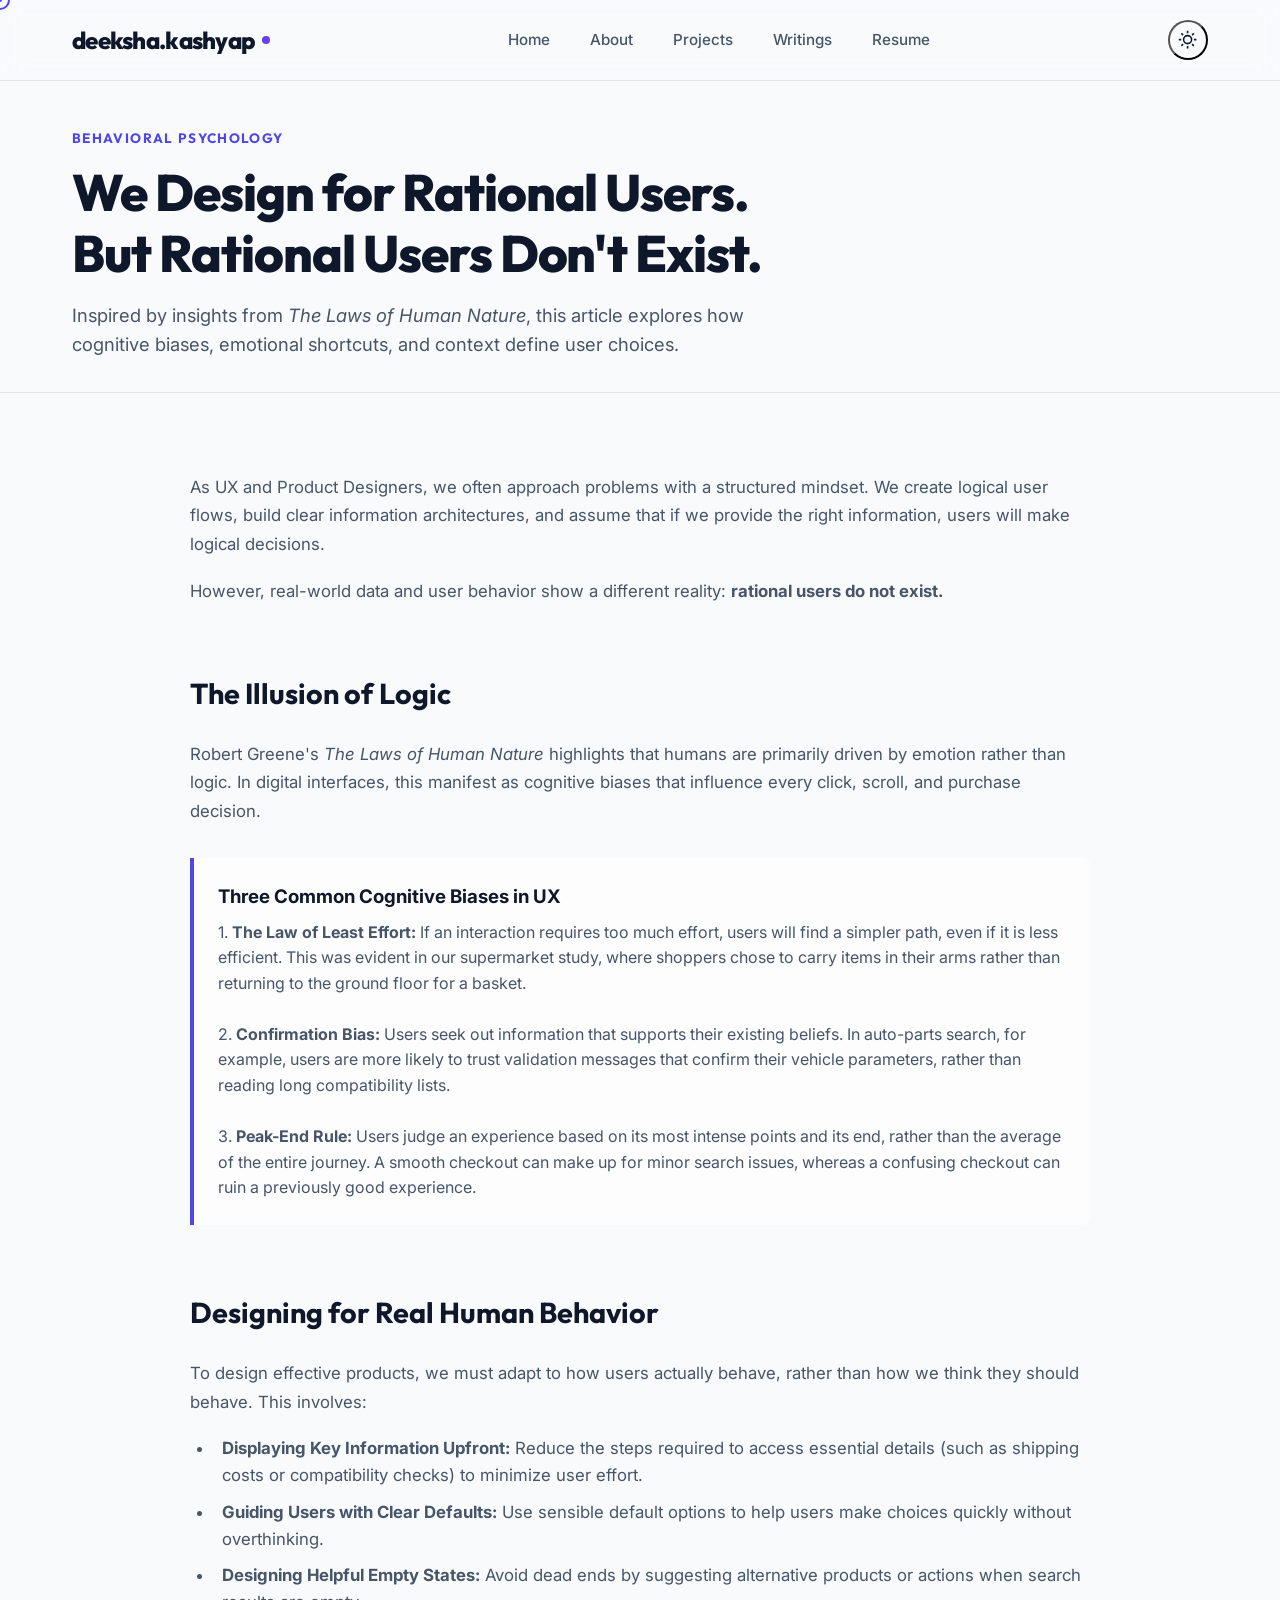
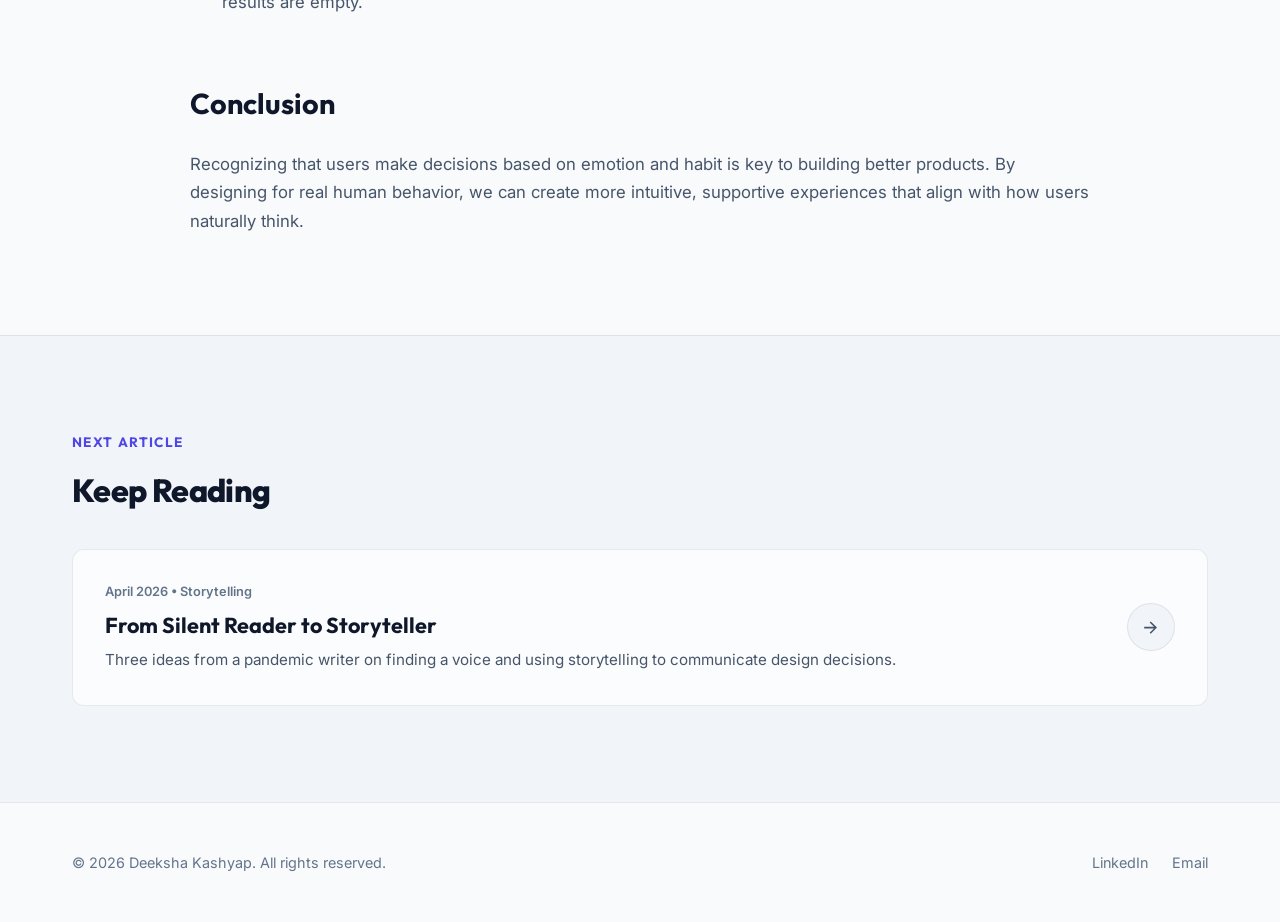
<file: writings/rational-users.html>
<!DOCTYPE html>
<html lang="en">
<head>
    <meta charset="UTF-8">
    <meta name="viewport" content="width=device-width, initial-scale=1.0">
    <meta name="description" content="Article: We Design for Rational Users. But Rational Users Don't Exist. Written by Deeksha Kashyap, UX Designer.">
    <title>Writings | Rational Users Don't Exist</title>
    <link rel="icon" type="image/png" href="../favicon.png">
    <link rel="stylesheet" href="../css/style.css">
<!-- Google tag (gtag.js) -->
<script async src="https://www.googletagmanager.com/gtag/js?id=G-EJRSQ3LTP7"></script>
<script>
  window.dataLayer = window.dataLayer || [];
  function gtag(){dataLayer.push(arguments);}
  gtag('js', new Date());

  gtag('config', 'G-EJRSQ3LTP7');
</script>

<!-- Microsoft Clarity Tracking Code -->

<script type="text/javascript">
    (function(c,l,a,r,i,t,y){
        c[a]=c[a]||function(){(c[a].q=c[a].q||[]).push(arguments)};
        t=l.createElement(r);t.async=1;t.src="https://www.clarity.ms/tag/"+i;
        y=l.getElementsByTagName(r)[0];y.parentNode.insertBefore(t,y);
    })(window, document, "clarity", "script", "x5df9ftha4");
</script>

</head>
<body>
    <!-- Custom Cursor -->
    <div class="custom-cursor"></div>
    <div class="custom-cursor-dot"></div>

    <!-- Navigation Header -->
    <header>
        <div class="container nav-container">
            <a href="../index.html" class="logo">
                deeksha.kashyap <span class="logo-dot"></span>
            </a>
            
            <button class="hamburger" id="hamburger" aria-label="Toggle Navigation Menu">
                <span></span>
                <span></span>
                <span></span>
            </button>

            <nav class="nav-menu" id="nav-menu">
                <a href="../index.html" class="nav-link">Home</a>
                <a href="../about.html" class="nav-link">About</a>
                <a href="../index.html#projects" class="nav-link">Projects</a>
                <a href="../writings.html" class="nav-link">Writings</a>
                <a href="../resume.html" class="nav-link">Resume</a>
            </nav>

            <div class="nav-right">
                <button class="theme-btn" id="theme-toggle" aria-label="Toggle Light/Dark Theme">
                    <svg class="moon-icon" viewBox="0 0 24 24">
                        <path d="M12 3c.132 0 .263 0 .393.007a7.5 7.5 0 0 0 7.92 12.446A9 9 0 1 1 12 3zm0 2a7 7 0 1 0 5.25 11.625 9.5 9.5 0 0 1-5.18-7.79 9.516 9.516 0 0 1-.07-1.835A6.97 6.97 0 0 0 12 5z"/>
                    </svg>
                    <svg class="sun-icon" viewBox="0 0 24 24">
                        <path d="M12 18a6 6 0 1 1 0-12 6 6 0 0 1 0 12zm0-2a4 4 0 1 0 0-8 4 4 0 0 0 0 8zM11 1h2v3h-2V1zm0 19h2v3h-2v-3zM3.515 4.929l1.414-1.414L7.05 5.636 5.636 7.05 3.515 4.93zM16.95 18.364l1.414-1.414 2.122 2.122-1.414 1.414-2.122-2.122zM19.07 3.515l1.414 1.414-2.122 2.121-1.414-1.414 2.122-2.121zM5.636 16.95l1.414 1.414-2.122 2.122-1.414-1.414 2.122-2.122zM1 11h3v2H1v-2zm19 0h3v2h-3v-2z"/>
                    </svg>
                </button>
            </div>
        </div>
    </header>

    <main>
        <!-- Article Header -->
        <section class="project-hero" style="padding-bottom: 2rem;">
            <div class="container reveal">
                <span class="section-label">Behavioral Psychology</span>
                <h1 class="section-title" style="font-size: 3.2rem; line-height: 1.2;">We Design for Rational Users.<br>But Rational Users Don't Exist.</h1>
                <p class="section-desc" style="max-width: 750px; font-size: 1.15rem; margin-top: 1rem;">
                    Inspired by insights from <em>The Laws of Human Nature</em>, this article explores how cognitive biases, emotional shortcuts, and context define user choices.
                </p>
            </div>
        </section>

        <!-- Article Content -->
        <article class="project-body container">
            <section class="case-section reveal">
                <p class="case-text">
                    As UX and Product Designers, we often approach problems with a structured mindset. We create logical user flows, build clear information architectures, and assume that if we provide the right information, users will make logical decisions.
                </p>
                <p class="case-text">
                    However, real-world data and user behavior show a different reality: <strong>rational users do not exist.</strong>
                </p>
            </section>

            <section class="case-section reveal">
                <h2 class="case-title">The Illusion of Logic</h2>
                <p class="case-text">
                    Robert Greene's <em>The Laws of Human Nature</em> highlights that humans are primarily driven by emotion rather than logic. In digital interfaces, this manifest as cognitive biases that influence every click, scroll, and purchase decision.
                </p>
                <div class="case-callout">
                    <h3 class="case-callout-title">Three Common Cognitive Biases in UX</h3>
                    <p class="case-callout-text">
                        1. <strong>The Law of Least Effort:</strong> If an interaction requires too much effort, users will find a simpler path, even if it is less efficient. This was evident in our supermarket study, where shoppers chose to carry items in their arms rather than returning to the ground floor for a basket.<br><br>
                        2. <strong>Confirmation Bias:</strong> Users seek out information that supports their existing beliefs. In auto-parts search, for example, users are more likely to trust validation messages that confirm their vehicle parameters, rather than reading long compatibility lists.<br><br>
                        3. <strong>Peak-End Rule:</strong> Users judge an experience based on its most intense points and its end, rather than the average of the entire journey. A smooth checkout can make up for minor search issues, whereas a confusing checkout can ruin a previously good experience.
                    </p>
                </div>
            </section>

            <section class="case-section reveal">
                <h2 class="case-title">Designing for Real Human Behavior</h2>
                <p class="case-text">
                    To design effective products, we must adapt to how users actually behave, rather than how we think they should behave. This involves:
                </p>
                <ul class="case-list">
                    <li><strong>Displaying Key Information Upfront:</strong> Reduce the steps required to access essential details (such as shipping costs or compatibility checks) to minimize user effort.</li>
                    <li><strong>Guiding Users with Clear Defaults:</strong> Use sensible default options to help users make choices quickly without overthinking.</li>
                    <li><strong>Designing Helpful Empty States:</strong> Avoid dead ends by suggesting alternative products or actions when search results are empty.</li>
                </ul>
            </section>

            <section class="case-section reveal">
                <h2 class="case-title">Conclusion</h2>
                <p class="case-text">
                    Recognizing that users make decisions based on emotion and habit is key to building better products. By designing for real human behavior, we can create more intuitive, supportive experiences that align with how users naturally think.
                </p>
            </section>
        </article>

        <!-- Other Writings Navigation -->
        <section class="other-projects-section" style="background-color: var(--bg-secondary);">
            <div class="container reveal">
                <div class="section-header" style="margin-bottom: 2rem;">
                    <span class="section-label">Next Article</span>
                    <h2 class="section-title" style="font-size: 2rem;">Keep Reading</h2>
                </div>
                <div class="writings-list">
                    <a href="silent-reader.html" class="writing-card">
                        <div class="writing-info">
                            <span class="writing-date">April 2026 • Storytelling</span>
                            <h3 class="writing-title">From Silent Reader to Storyteller</h3>
                            <p class="writing-desc">Three ideas from a pandemic writer on finding a voice and using storytelling to communicate design decisions.</p>
                        </div>
                        <div class="writing-arrow">
                            <svg viewBox="0 0 24 24"><path fill="none" d="M0 0h24v24H0z"/><path fill="currentColor" d="M16.172 11l-5.364-5.364 1.414-1.414L20 12l-7.778 7.778-1.414-1.414L16.172 13H4v-2z"/></svg>
                        </div>
                    </a>
                </div>
            </div>
        </section>
    </main>

    <!-- Footer -->
    <footer>
        <div class="container footer-content">
            <p>© 2026 Deeksha Kashyap. All rights reserved.</p>
            <div class="social-links">
                <a href="https://www.linkedin.com/in/deeksha-kashyap-ux" target="_blank" rel="noopener noreferrer" class="social-link">LinkedIn</a>
                <a href="mailto:deekshakashyap224@gmail.com" class="social-link">Email</a>
            </div>
        </div>
    </footer>

    <script src="../js/main.js"></script>
</body>
</html>
</file>
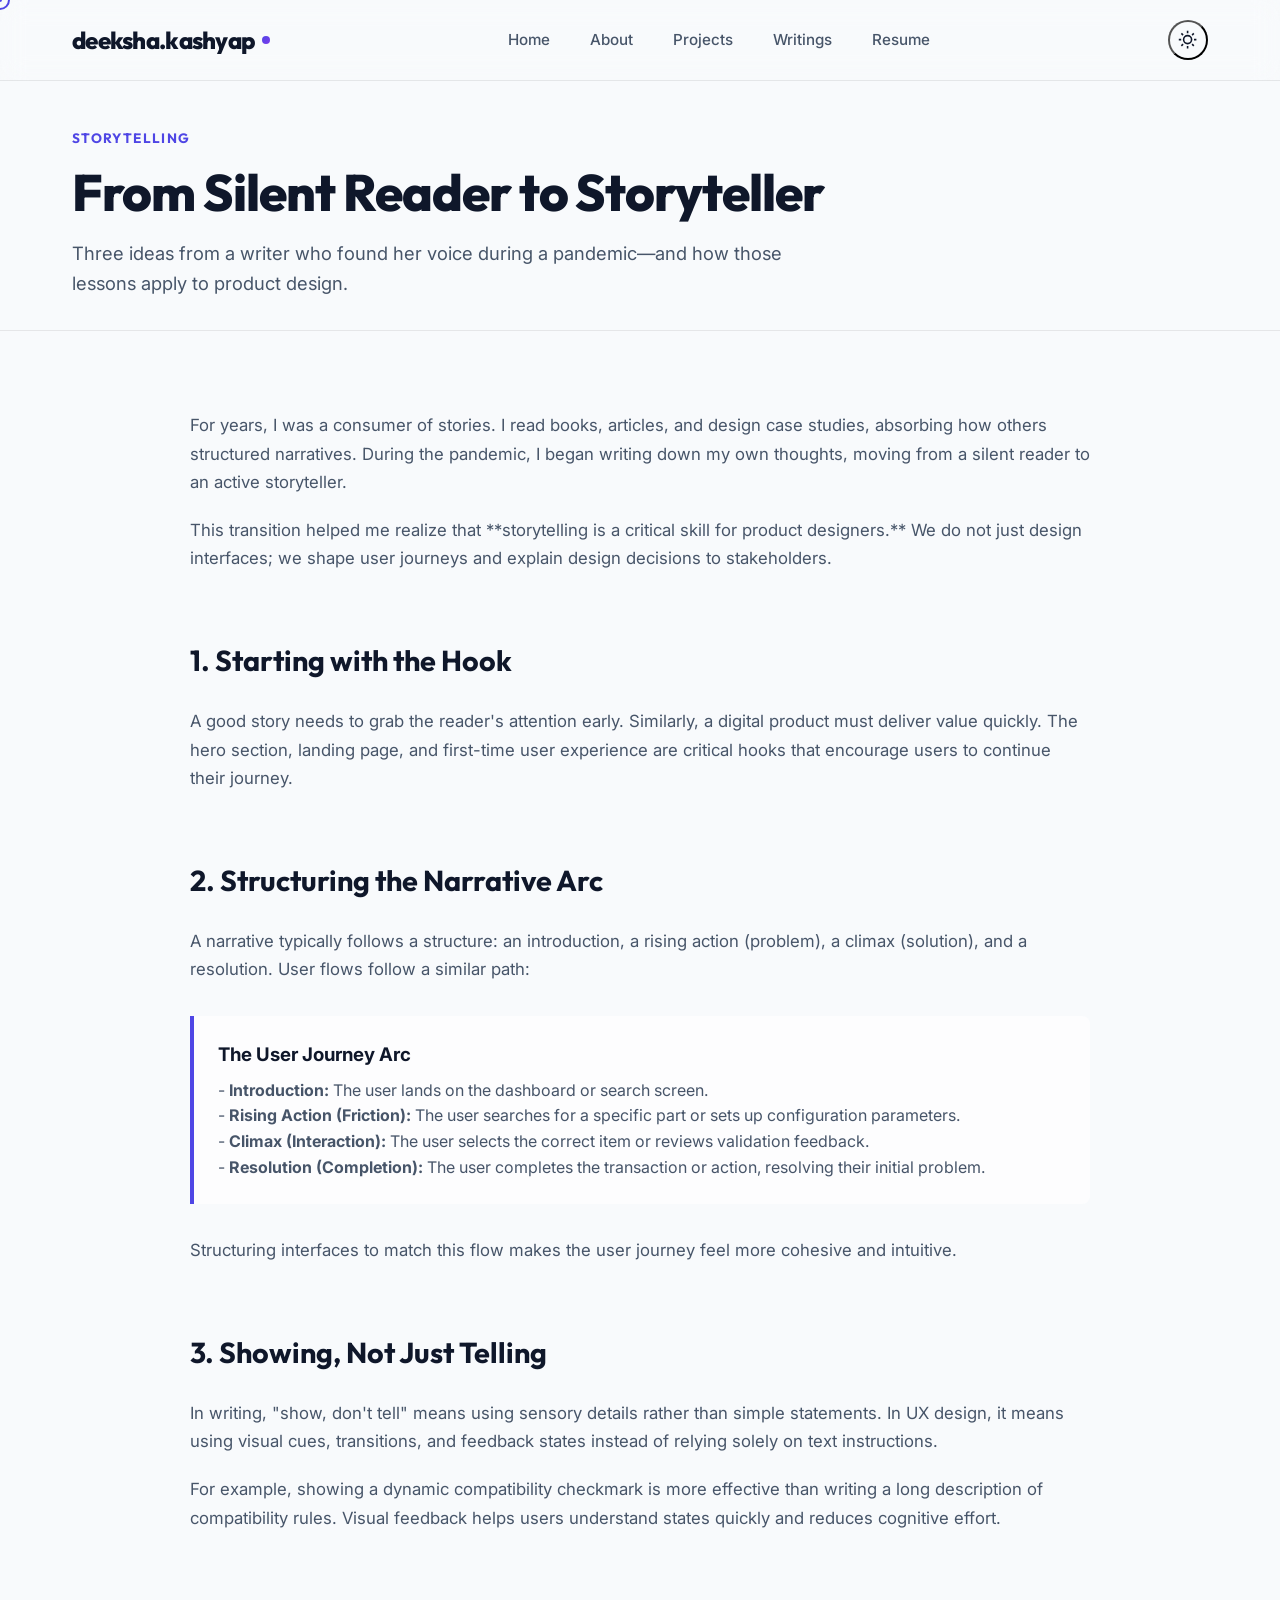
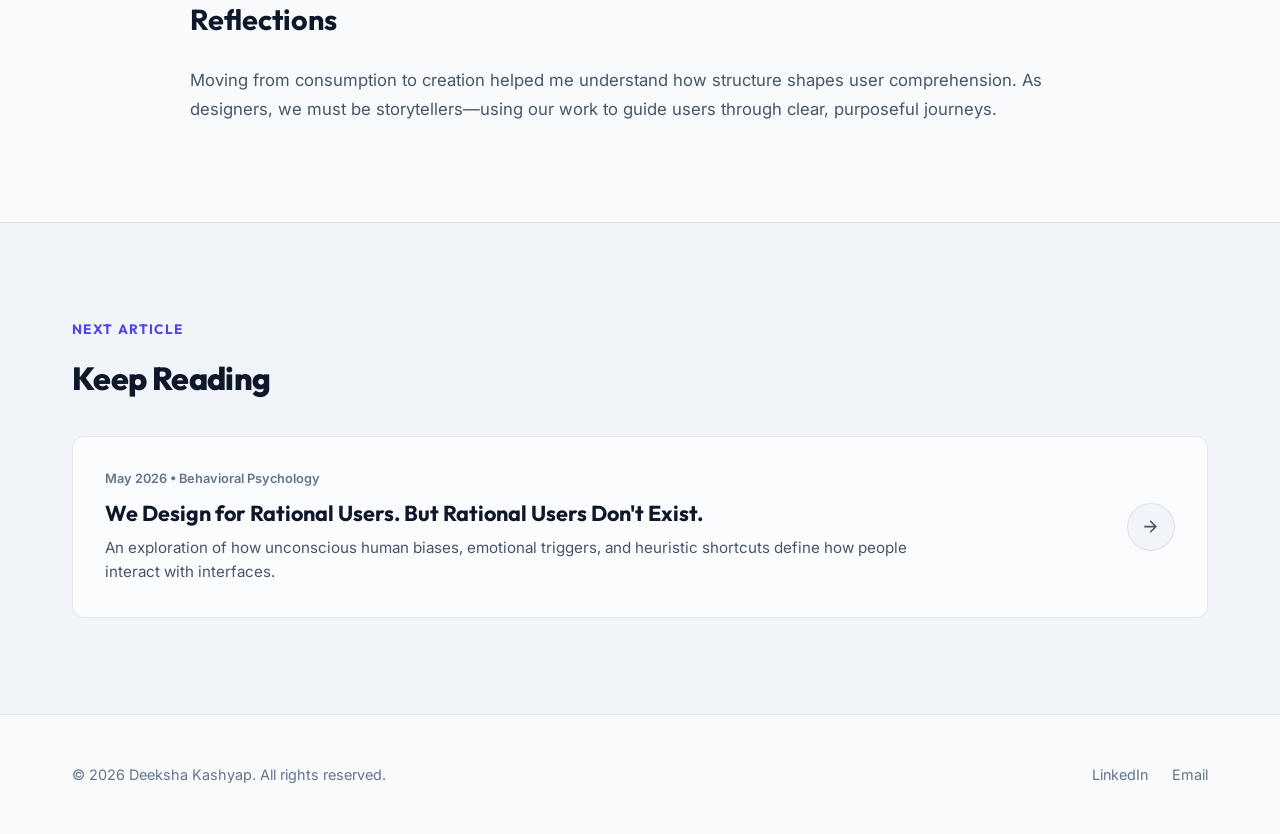
<file: writings/silent-reader.html>
<!DOCTYPE html>
<html lang="en">
<head>
    <meta charset="UTF-8">
    <meta name="viewport" content="width=device-width, initial-scale=1.0">
    <meta name="description" content="Article: From Silent Reader to Storyteller. Written by Deeksha Kashyap. Storytelling in UX Design.">
    <title>Writings | From Silent Reader to Storyteller</title>
    <link rel="icon" type="image/png" href="../favicon.png">
    <link rel="stylesheet" href="../css/style.css">
    <!-- Google tag (gtag.js) -->
<script async src="https://www.googletagmanager.com/gtag/js?id=G-EJRSQ3LTP7"></script>
<script>
  window.dataLayer = window.dataLayer || [];
  function gtag(){dataLayer.push(arguments);}
  gtag('js', new Date());

  gtag('config', 'G-EJRSQ3LTP7');
</script>

<!-- Microsoft Clarity Tracking Code -->

<script type="text/javascript">
    (function(c,l,a,r,i,t,y){
        c[a]=c[a]||function(){(c[a].q=c[a].q||[]).push(arguments)};
        t=l.createElement(r);t.async=1;t.src="https://www.clarity.ms/tag/"+i;
        y=l.getElementsByTagName(r)[0];y.parentNode.insertBefore(t,y);
    })(window, document, "clarity", "script", "x5df9ftha4");
</script>

</head>
<body>
    <!-- Custom Cursor -->
    <div class="custom-cursor"></div>
    <div class="custom-cursor-dot"></div>

    <!-- Navigation Header -->
    <header>
        <div class="container nav-container">
            <a href="../index.html" class="logo">
                deeksha.kashyap <span class="logo-dot"></span>
            </a>
            
            <button class="hamburger" id="hamburger" aria-label="Toggle Navigation Menu">
                <span></span>
                <span></span>
                <span></span>
            </button>

            <nav class="nav-menu" id="nav-menu">
                <a href="../index.html" class="nav-link">Home</a>
                <a href="../about.html" class="nav-link">About</a>
                <a href="../index.html#projects" class="nav-link">Projects</a>
                <a href="../writings.html" class="nav-link">Writings</a>
                <a href="../resume.html" class="nav-link">Resume</a>
            </nav>

            <div class="nav-right">
                <button class="theme-btn" id="theme-toggle" aria-label="Toggle Light/Dark Theme">
                    <svg class="moon-icon" viewBox="0 0 24 24">
                        <path d="M12 3c.132 0 .263 0 .393.007a7.5 7.5 0 0 0 7.92 12.446A9 9 0 1 1 12 3zm0 2a7 7 0 1 0 5.25 11.625 9.5 9.5 0 0 1-5.18-7.79 9.516 9.516 0 0 1-.07-1.835A6.97 6.97 0 0 0 12 5z"/>
                    </svg>
                    <svg class="sun-icon" viewBox="0 0 24 24">
                        <path d="M12 18a6 6 0 1 1 0-12 6 6 0 0 1 0 12zm0-2a4 4 0 1 0 0-8 4 4 0 0 0 0 8zM11 1h2v3h-2V1zm0 19h2v3h-2v-3zM3.515 4.929l1.414-1.414L7.05 5.636 5.636 7.05 3.515 4.93zM16.95 18.364l1.414-1.414 2.122 2.122-1.414 1.414-2.122-2.122zM19.07 3.515l1.414 1.414-2.122 2.121-1.414-1.414 2.122-2.121zM5.636 16.95l1.414 1.414-2.122 2.122-1.414-1.414 2.122-2.122zM1 11h3v2H1v-2zm19 0h3v2h-3v-2z"/>
                    </svg>
                </button>
            </div>
        </div>
    </header>

    <main>
        <!-- Article Header -->
        <section class="project-hero" style="padding-bottom: 2rem;">
            <div class="container reveal">
                <span class="section-label">Storytelling</span>
                <h1 class="section-title" style="font-size: 3.2rem; line-height: 1.2;">From Silent Reader to Storyteller</h1>
                <p class="section-desc" style="max-width: 750px; font-size: 1.15rem; margin-top: 1rem;">
                    Three ideas from a writer who found her voice during a pandemic—and how those lessons apply to product design.
                </p>
            </div>
        </section>

        <!-- Article Content -->
        <article class="project-body container">
            <section class="case-section reveal">
                <p class="case-text">
                    For years, I was a consumer of stories. I read books, articles, and design case studies, absorbing how others structured narratives. During the pandemic, I began writing down my own thoughts, moving from a silent reader to an active storyteller.
                </p>
                <p class="case-text">
                    This transition helped me realize that **storytelling is a critical skill for product designers.** We do not just design interfaces; we shape user journeys and explain design decisions to stakeholders.
                </p>
            </section>

            <section class="case-section reveal">
                <h2 class="case-title">1. Starting with the Hook</h2>
                <p class="case-text">
                    A good story needs to grab the reader's attention early. Similarly, a digital product must deliver value quickly. The hero section, landing page, and first-time user experience are critical hooks that encourage users to continue their journey.
                </p>
            </section>

            <section class="case-section reveal">
                <h2 class="case-title">2. Structuring the Narrative Arc</h2>
                <p class="case-text">
                    A narrative typically follows a structure: an introduction, a rising action (problem), a climax (solution), and a resolution. User flows follow a similar path:
                </p>
                <div class="case-callout">
                    <h3 class="case-callout-title">The User Journey Arc</h3>
                    <p class="case-callout-text">
                        - <strong>Introduction:</strong> The user lands on the dashboard or search screen.<br>
                        - <strong>Rising Action (Friction):</strong> The user searches for a specific part or sets up configuration parameters.<br>
                        - <strong>Climax (Interaction):</strong> The user selects the correct item or reviews validation feedback.<br>
                        - <strong>Resolution (Completion):</strong> The user completes the transaction or action, resolving their initial problem.
                    </p>
                </div>
                <p class="case-text">
                    Structuring interfaces to match this flow makes the user journey feel more cohesive and intuitive.
                </p>
            </section>

            <section class="case-section reveal">
                <h2 class="case-title">3. Showing, Not Just Telling</h2>
                <p class="case-text">
                    In writing, "show, don't tell" means using sensory details rather than simple statements. In UX design, it means using visual cues, transitions, and feedback states instead of relying solely on text instructions.
                </p>
                <p class="case-text">
                    For example, showing a dynamic compatibility checkmark is more effective than writing a long description of compatibility rules. Visual feedback helps users understand states quickly and reduces cognitive effort.
                </p>
            </section>

            <section class="case-section reveal">
                <h2 class="case-title">Reflections</h2>
                <p class="case-text">
                    Moving from consumption to creation helped me understand how structure shapes user comprehension. As designers, we must be storytellers—using our work to guide users through clear, purposeful journeys.
                </p>
            </section>
        </article>

        <!-- Other Writings Navigation -->
        <section class="other-projects-section" style="background-color: var(--bg-secondary);">
            <div class="container reveal">
                <div class="section-header" style="margin-bottom: 2rem;">
                    <span class="section-label">Next Article</span>
                    <h2 class="section-title" style="font-size: 2rem;">Keep Reading</h2>
                </div>
                <div class="writings-list">
                    <a href="rational-users.html" class="writing-card">
                        <div class="writing-info">
                            <span class="writing-date">May 2026 • Behavioral Psychology</span>
                            <h3 class="writing-title">We Design for Rational Users. But Rational Users Don't Exist.</h3>
                            <p class="writing-desc">An exploration of how unconscious human biases, emotional triggers, and heuristic shortcuts define how people interact with interfaces.</p>
                        </div>
                        <div class="writing-arrow">
                            <svg viewBox="0 0 24 24"><path fill="none" d="M0 0h24v24H0z"/><path fill="currentColor" d="M16.172 11l-5.364-5.364 1.414-1.414L20 12l-7.778 7.778-1.414-1.414L16.172 13H4v-2z"/></svg>
                        </div>
                    </a>
                </div>
            </div>
        </section>
    </main>

    <!-- Footer -->
    <footer>
        <div class="container footer-content">
            <p>© 2026 Deeksha Kashyap. All rights reserved.</p>
            <div class="social-links">
                <a href="https://www.linkedin.com/in/deeksha-kashyap-ux" target="_blank" rel="noopener noreferrer" class="social-link">LinkedIn</a>
                <a href="mailto:deekshakashyap224@gmail.com" class="social-link">Email</a>
            </div>
        </div>
    </footer>

    <script src="../js/main.js"></script>
</body>
</html>
</file>
<file: css/style.css>
@import url('https://fonts.googleapis.com/css2?family=Inter:wght@300;400;500;600;700&family=Outfit:wght@400;500;600;700;800&display=swap');

:root {
    --bg-primary: #07090e;
    --bg-secondary: #0d111d;
    --card-bg: rgba(17, 22, 34, 0.6);
    --card-hover: rgba(22, 30, 49, 0.8);
    --border-color: rgba(255, 255, 255, 0.06);
    --border-hover: rgba(99, 102, 241, 0.3);
    --text-primary: #f3f4f6;
    --text-secondary: #9ca3af;
    --text-muted: #6b7280;
    --accent-primary: #6366f1;
    --accent-secondary: #8b5cf6;
    --accent-gradient: linear-gradient(135deg, #6366f1, #8b5cf6);
    --accent-gradient-hover: linear-gradient(135deg, #4f46e5, #7c3aed);
    --accent-glow: rgba(99, 102, 241, 0.15);
    --success: #10b981;
    --success-bg: rgba(16, 185, 129, 0.1);
    --font-heading: 'Outfit', sans-serif;
    --font-body: 'Inter', sans-serif;
    --max-width: 1200px;
    --transition-smooth: all 0.4s cubic-bezier(0.16, 1, 0.3, 1);
    --transition-fast: all 0.2s ease;
    --shadow-sm: 0 4px 6px -1px rgba(0, 0, 0, 0.1), 0 2px 4px -1px rgba(0, 0, 0, 0.06);
    --shadow-md: 0 10px 15px -3px rgba(0, 0, 0, 0.1), 0 4px 6px -2px rgba(0, 0, 0, 0.05);
    --shadow-lg: 0 20px 25px -5px rgba(0, 0, 0, 0.15), 0 10px 10px -5px rgba(0, 0, 0, 0.04);
}

.light-theme {
    --bg-primary: #f8fafc;
    --bg-secondary: #f1f5f9;
    --card-bg: rgba(255, 255, 255, 0.7);
    --card-hover: rgba(255, 255, 255, 0.95);
    --border-color: rgba(0, 0, 0, 0.08);
    --border-hover: rgba(79, 70, 229, 0.3);
    --text-primary: #0f172a;
    --text-secondary: #475569;
    --text-muted: #64748b;
    --accent-primary: #4f46e5;
    --accent-secondary: #7c3aed;
    --accent-gradient: linear-gradient(135deg, #4f46e5, #7c3aed);
    --accent-gradient-hover: linear-gradient(135deg, #3730a3, #6d28d9);
    --accent-glow: rgba(79, 70, 229, 0.08);
    --success-bg: rgba(16, 185, 129, 0.15);
    --shadow-sm: 0 1px 3px rgba(0,0,0,0.05);
    --shadow-md: 0 4px 6px -1px rgba(0,0,0,0.05), 0 2px 4px -1px rgba(0,0,0,0.03);
    --shadow-lg: 0 10px 15px -3px rgba(0,0,0,0.08), 0 4px 6px -2px rgba(0,0,0,0.04);
}

/* Base resets & styles */
* {
    margin: 0;
    padding: 0;
    box-sizing: border-box;
}

html {
    scroll-behavior: smooth;
    font-size: 16px;
}

body {
    background-color: var(--bg-primary);
    color: var(--text-primary);
    font-family: var(--font-body);
    line-height: 1.6;
    overflow-x: hidden;
    transition: background-color 0.4s ease, color 0.4s ease;
}

a {
    color: inherit;
    text-decoration: none;
    transition: var(--transition-fast);
}

img {
    max-width: 100%;
    height: auto;
    display: block;
}

/* Custom Scrollbar */
::-webkit-scrollbar {
    width: 10px;
}
::-webkit-scrollbar-track {
    background: var(--bg-primary);
}
::-webkit-scrollbar-thumb {
    background: var(--border-color);
    border-radius: 5px;
    border: 2px solid var(--bg-primary);
}
::-webkit-scrollbar-thumb:hover {
    background: var(--accent-primary);
}

/* Layout Utilities */
.container {
    max-width: var(--max-width);
    margin: 0 auto;
    padding: 0 2rem;
}

.section {
    padding: 6rem 0;
}

.text-gradient {
    background: var(--accent-gradient);
    -webkit-background-clip: text;
    -webkit-text-fill-color: transparent;
    display: inline-block;
}

/* Header & Navigation */
header {
    position: fixed;
    top: 0;
    left: 0;
    width: 100%;
    z-index: 1000;
    background: rgba(var(--bg-primary), 0.7);
    backdrop-filter: blur(12px);
    border-bottom: 1px solid var(--border-color);
    transition: var(--transition-smooth);
}

.nav-container {
    display: flex;
    justify-content: space-between;
    align-items: center;
    height: 5rem;
}

.logo {
    font-family: var(--font-heading);
    font-weight: 800;
    font-size: 1.5rem;
    letter-spacing: -0.03em;
    display: flex;
    align-items: center;
    gap: 0.5rem;
}

.logo-dot {
    width: 8px;
    height: 8px;
    background: var(--accent-gradient);
    border-radius: 50%;
}

.nav-menu {
    display: flex;
    align-items: center;
    gap: 2.5rem;
    list-style: none;
}

.nav-link {
    font-weight: 500;
    font-size: 0.95rem;
    color: var(--text-secondary);
    position: relative;
    padding: 0.5rem 0;
}

.nav-link:hover, .nav-link.active {
    color: var(--text-primary);
}

.nav-link::after {
    content: '';
    position: absolute;
    bottom: 0;
    left: 0;
    width: 0;
    height: 2px;
    background: var(--accent-gradient);
    transition: var(--transition-smooth);
}

.nav-link:hover::after, .nav-link.active::after {
    width: 100%;
}

.nav-right {
    display: flex;
    align-items: center;
    gap: 1.5rem;
}

/* Theme Toggle button */
.theme-btn {
    background: none;
    color: var(--text-primary);
    width: 2.5rem;
    height: 2.5rem;
    border-radius: 50%;
    cursor: pointer;
    display: flex;
    align-items: center;
    justify-content: center;
    transition: var(--transition-smooth);
}

.theme-btn:hover {
    border-color: var(--accent-primary);
    background: var(--accent-glow);
    transform: scale(1.05);
}

.theme-btn svg {
    width: 1.2rem;
    height: 1.2rem;
    fill: currentColor;
}

.light-theme .theme-btn .moon-icon {
    display: none;
}
.theme-btn .sun-icon {
    display: none;
}
.light-theme .theme-btn .sun-icon {
    display: block;
}
body:not(.light-theme) .theme-btn .moon-icon {
    display: block;
}

.hamburger {
    display: none;
    flex-direction: column;
    gap: 6px;
    cursor: pointer;
    border: none;
    background: none;
    z-index: 1100;
    padding: 0.5rem;
}

.hamburger span {
    display: block;
    width: 24px;
    height: 2px;
    background: var(--text-primary);
    transition: var(--transition-fast);
}

/* Hero Section */
.hero {
    min-height: 100vh;
    display: flex;
    align-items: center;
    position: relative;
    padding-top: 5rem;
    overflow: hidden;
}

.hero-glow {
    position: absolute;
    top: 20%;
    left: 50%;
    transform: translate(-50%, -50%);
    width: 40rem;
    height: 40rem;
    background: radial-gradient(circle, var(--accent-glow) 0%, rgba(99, 102, 241, 0) 70%);
    z-index: -1;
    pointer-events: none;
}

.hero-content {
    max-width: 850px;
    display: flex;
    flex-direction: column;
    gap: 1.5rem;
}

.hero-badge {
    align-self: flex-start;
    display: flex;
    align-items: center;
    gap: 0.5rem;
    background: var(--success-bg);
    border: 1px solid rgba(16, 185, 129, 0.2);
    color: var(--success);
    font-size: 0.85rem;
    font-weight: 600;
    padding: 0.4rem 1rem;
    border-radius: 2rem;
    text-transform: uppercase;
    letter-spacing: 0.05em;
}

.hero-badge-dot {
    width: 6px;
    height: 6px;
    background: var(--success);
    border-radius: 50%;
    animation: pulse 1.5s infinite;
}

@keyframes pulse {
    0% { transform: scale(0.9); opacity: 0.6; }
    50% { transform: scale(1.3); opacity: 1; }
    100% { transform: scale(0.9); opacity: 0.6; }
}

.hero-title {
    font-family: var(--font-heading);
    font-weight: 800;
    font-size: 4rem;
    line-height: 1.1;
    letter-spacing: -0.03em;
}

.hero-desc {
    font-size: 1.25rem;
    color: var(--text-secondary);
    max-width: 680px;
    margin-bottom: 1.5rem;
}

.hero-actions {
    display: flex;
    gap: 1.2rem;
    align-items: center;
}

/* Button UI */
.btn {
    display: inline-flex;
    align-items: center;
    justify-content: center;
    gap: 0.6rem;
    padding: 0.85rem 1.8rem;
    border-radius: 0.5rem;
    font-weight: 600;
    font-size: 0.95rem;
    cursor: pointer;
    transition: var(--transition-smooth);
    border: none;
}

.btn-primary {
    background: var(--accent-gradient);
    color: #ffffff;
}

.btn-primary:hover {
    background: var(--accent-gradient-hover);
    transform: translateY(-2px);
    box-shadow: 0 10px 20px -10px var(--accent-primary);
}

.btn-secondary {
    background: var(--bg-secondary);
    color: var(--text-primary);
    border: 1px solid var(--border-color);
}

.btn-secondary:hover {
    border-color: var(--accent-primary);
    background: var(--card-bg);
    transform: translateY(-2px);
}

/* Section Header */
.section-header {
    margin-bottom: 4rem;
    max-width: 600px;
}

.section-label {
    font-family: var(--font-heading);
    text-transform: uppercase;
    font-size: 0.85rem;
    font-weight: 700;
    letter-spacing: 0.1em;
    color: var(--accent-primary);
    margin-bottom: 0.75rem;
    display: block;
}

.section-title {
    font-family: var(--font-heading);
    font-size: 2.5rem;
    font-weight: 800;
    letter-spacing: -0.02em;
    margin-bottom: 1rem;
}

.section-desc {
    color: var(--text-secondary);
    font-size: 1.05rem;
}

/* Project / Works Grid */
.works-grid {
    display: grid;
    grid-template-columns: repeat(2, 1fr);
    gap: 2rem;
}

.project-card {
    background: var(--card-bg);
    border: 1px solid var(--border-color);
    border-radius: 1rem;
    overflow: hidden;
    display: flex;
    flex-direction: column;
    height: 100%;
    transition: var(--transition-smooth);
    position: relative;
    backdrop-filter: blur(8px);
}

.project-card:hover {
    transform: translateY(-6px);
    border-color: var(--border-hover);
    box-shadow: var(--shadow-lg), 0 0 25px rgba(99, 102, 241, 0.05);
}

.project-img-wrapper {
    position: relative;
    height: 280px;
    background: var(--bg-secondary);
    overflow: hidden;
    border-bottom: 1px solid var(--border-color);
    display: flex;
    align-items: center;
    justify-content: center;
}

/* Dynamic visual placeholders for case studies using CSS illustrations */
.project-illustration {
    width: 100%;
    height: 100%;
    display: flex;
    align-items: center;
    justify-content: center;
    position: relative;
    background: radial-gradient(circle at center, rgba(99, 102, 241, 0.1) 0%, transparent 75%);
}

.ill-autolexica {
    background: linear-gradient(135deg, #1e1b4b 0%, #0f172a 100%);
}
.ill-sahelo {
    background: linear-gradient(135deg, #064e3b 0%, #0f172a 100%);
}
.ill-dashboard {
    background: linear-gradient(135deg, #1e293b 0%, #0f172a 100%);
}
.ill-retail {
    background: linear-gradient(135deg, #311042 0%, #0f172a 100%);
}

.ill-container {
    width: 85%;
    height: 80%;
    border-radius: 0.5rem;
    border: 1px solid rgba(255, 255, 255, 0.1);
    background: rgba(15, 23, 42, 0.8);
    position: relative;
    overflow: hidden;
    box-shadow: var(--shadow-md);
    padding: 1rem;
    display: flex;
    flex-direction: column;
    gap: 0.5rem;
}

/* UI mock elements in CSS */
.ill-header {
    display: flex;
    justify-content: space-between;
    align-items: center;
    border-bottom: 1px solid rgba(255,255,255,0.06);
    padding-bottom: 0.5rem;
}
.ill-dots {
    display: flex;
    gap: 4px;
}
.ill-dots span {
    width: 6px;
    height: 6px;
    border-radius: 50%;
    background: rgba(255,255,255,0.2);
}
.ill-search-bar {
    height: 1.75rem;
    border-radius: 4px;
    background: rgba(255,255,255,0.05);
    border: 1px solid rgba(255,255,255,0.08);
    width: 60%;
    display: flex;
    align-items: center;
    padding-left: 0.5rem;
}
.ill-search-bar::before {
    content: '';
    width: 8px;
    height: 8px;
    border: 1.5px solid rgba(255,255,255,0.3);
    border-radius: 50%;
    display: inline-block;
}
.ill-grid {
    display: grid;
    grid-template-columns: repeat(3, 1fr);
    gap: 0.5rem;
    margin-top: 0.5rem;
    flex-grow: 1;
}
.ill-card {
    border-radius: 4px;
    background: rgba(255,255,255,0.03);
    border: 1px solid rgba(255,255,255,0.05);
    padding: 0.5rem;
    display: flex;
    flex-direction: column;
    justify-content: space-between;
}
.ill-bar {
    height: 5px;
    border-radius: 2px;
    background: rgba(255,255,255,0.1);
    margin-bottom: 4px;
}
.ill-bar.shorter { width: 60%; }
.ill-bar.accent { background: var(--accent-primary); }

.project-card:hover .project-img-wrapper img {
    transform: scale(1.05);
}

.project-img-wrapper img {
    width: 100%;
    height: 100%;
    object-fit: cover;
    transition: var(--transition-smooth);
}

.project-tags {
    position: absolute;
    top: 1rem;
    left: 1rem;
    display: flex;
    gap: 0.5rem;
    flex-wrap: wrap;
    z-index: 10;
}

.project-tag {
    background: rgba(15, 23, 42, 0.7);
    border: 1px solid rgba(255, 255, 255, 0.08);
    color: var(--text-primary);
    font-size: 0.75rem;
    font-weight: 600;
    padding: 0.3rem 0.8rem;
    border-radius: 2rem;
    backdrop-filter: blur(4px);
}

.project-content {
    padding: 2rem;
    display: flex;
    flex-direction: column;
    flex-grow: 1;
    gap: 1rem;
}

.project-meta {
    display: flex;
    justify-content: space-between;
    font-size: 0.8rem;
    color: var(--text-muted);
    font-weight: 500;
    text-transform: uppercase;
    letter-spacing: 0.05em;
}

.project-title {
    font-family: var(--font-heading);
    font-size: 1.6rem;
    font-weight: 700;
    line-height: 1.3;
}

.project-desc {
    color: var(--text-secondary);
    font-size: 0.95rem;
    flex-grow: 1;
    display: -webkit-box;
    -webkit-line-clamp: 3; 
    -webkit-box-orient: vertical;
    overflow: hidden;
}

.project-link {
    display: flex;
    align-items: center;
    gap: 0.5rem;
    font-weight: 600;
    font-size: 0.9rem;
    color: var(--accent-primary);
    margin-top: 0.5rem;
    width: fit-content;
}

.project-link svg {
    width: 1.1rem;
    height: 1.1rem;
    transition: transform var(--transition-fast);
}

.project-card:hover .project-link svg {
    transform: translateX(4px);
}

/* Writings Section */
.writings-list {
    display: flex;
    flex-direction: column;
    gap: 1.5rem;
}

.writing-card {
    background: var(--card-bg);
    border: 1px solid var(--border-color);
    border-radius: 0.75rem;
    padding: 2rem;
    display: flex;
    justify-content: space-between;
    align-items: center;
    gap: 2rem;
    transition: var(--transition-smooth);
    backdrop-filter: blur(8px);
}

.writing-card:hover {
    border-color: var(--border-hover);
    transform: translateY(-2px);
    background: var(--card-hover);
}

.writing-info {
    display: flex;
    flex-direction: column;
    gap: 0.5rem;
    max-width: 80%;
}

.writing-date {
    font-size: 0.8rem;
    color: var(--text-muted);
    font-weight: 600;
}

.writing-title {
    font-family: var(--font-heading);
    font-size: 1.35rem;
    font-weight: 700;
    line-height: 1.4;
}

.writing-desc {
    color: var(--text-secondary);
    font-size: 0.95rem;
    display: -webkit-box;
    -webkit-line-clamp: 2;
    -webkit-box-orient: vertical;
    overflow: hidden;
}

.writing-arrow {
    width: 3rem;
    height: 3rem;
    background: var(--bg-secondary);
    border: 1px solid var(--border-color);
    border-radius: 50%;
    display: flex;
    align-items: center;
    justify-content: center;
    color: var(--text-secondary);
    transition: var(--transition-smooth);
    flex-shrink: 0;
}

.writing-card:hover .writing-arrow {
    background: var(--accent-gradient);
    color: #ffffff;
    border-color: transparent;
    transform: rotate(-45deg);
}

.writing-arrow svg {
    width: 1.2rem;
    height: 1.2rem;
}

/* About/Philosophy Section on Index */
.about-teaser {
    display: grid;
    grid-template-columns: 1fr 1fr;
    gap: 4rem;
    align-items: center;
}

.about-teaser-img-wrapper {
    position: relative;
    border-radius: 1.5rem;
    overflow: hidden;
    border: 1px solid var(--border-color);
    aspect-ratio: 4/5;
}

.teaser-ill {
    background: linear-gradient(225deg, #4f46e5 0%, #1e1b4b 100%);
    width: 100%;
    height: 100%;
    display: flex;
    flex-direction: column;
    align-items: center;
    justify-content: center;
    position: relative;
    padding: 2rem;
}

.teaser-ill-circle {
    width: 160px;
    height: 160px;
    border-radius: 50%;
    border: 2px dashed rgba(255, 255, 255, 0.15);
    display: flex;
    align-items: center;
    justify-content: center;
    position: relative;
    animation: rotate 20s linear infinite;
}

@keyframes rotate {
    from { transform: rotate(0deg); }
    to { transform: rotate(360deg); }
}

.teaser-ill-circle::before {
    content: '';
    width: 120px;
    height: 120px;
    border-radius: 50%;
    background: rgba(255,255,255,0.05);
    backdrop-filter: blur(5px);
    border: 1px solid rgba(255,255,255,0.1);
}

.teaser-ill-node {
    position: absolute;
    width: 12px;
    height: 12px;
    background: #6366f1;
    border-radius: 50%;
    box-shadow: 0 0 10px #6366f1;
}
.node-1 { top: -6px; }
.node-2 { right: -6px; }
.node-3 { bottom: -6px; }
.node-4 { left: -6px; }

.teaser-ill-center {
    position: absolute;
    width: 80px;
    height: 80px;
    border-radius: 50%;
    background: var(--accent-gradient);
    display: flex;
    align-items: center;
    justify-content: center;
    color: white;
    font-weight: 700;
    font-family: var(--font-heading);
    box-shadow: 0 10px 25px rgba(99, 102, 241, 0.4);
}

.about-teaser-content {
    display: flex;
    flex-direction: column;
    gap: 1.5rem;
}

.about-teaser-quote {
    font-family: var(--font-heading);
    font-size: 1.8rem;
    font-weight: 700;
    line-height: 1.3;
    border-left: 4px solid var(--accent-primary);
    padding-left: 1.5rem;
    margin: 1rem 0;
}

.quote-author {
    font-size: 0.9rem;
    color: var(--text-muted);
    margin-top: 0.5rem;
    font-weight: 600;
    display: block;
    text-transform: uppercase;
}

/* Contact / Call to Action */
.contact-cta {
    background: radial-gradient(ellipse at bottom right, rgba(99, 102, 241, 0.1), transparent 60%), var(--card-bg);
    border: 1px solid var(--border-color);
    border-radius: 1.5rem;
    padding: 4rem;
    text-align: center;
    display: flex;
    flex-direction: column;
    align-items: center;
    gap: 1.5rem;
    position: relative;
    overflow: hidden;
    backdrop-filter: blur(8px);
}

.contact-cta-title {
    font-family: var(--font-heading);
    font-size: 3rem;
    font-weight: 800;
    letter-spacing: -0.02em;
}

.contact-cta-desc {
    color: var(--text-secondary);
    font-size: 1.15rem;
    max-width: 600px;
    margin-bottom: 1rem;
}

/* Email Copy Box */
.email-copy-box {
    display: flex;
    align-items: center;
    background: var(--bg-primary);
    border: 1px solid var(--border-color);
    border-radius: 0.5rem;
    padding: 0.4rem 0.4rem 0.4rem 1.2rem;
    margin-top: 0.5rem;
    gap: 1rem;
    transition: var(--transition-smooth);
    max-width: 420px;
    width: 100%;
}

.email-copy-box:focus-within {
    border-color: var(--accent-primary);
    box-shadow: 0 0 15px rgba(99,102,241,0.1);
}

.email-text {
    font-family: 'Fragment Mono', monospace;
    font-size: 0.95rem;
    color: var(--text-primary);
    user-select: all;
    text-align: left;
    flex-grow: 1;
}

.copy-btn {
    background: var(--card-bg);
    border: 1px solid var(--border-color);
    color: var(--text-primary);
    padding: 0.6rem 1rem;
    border-radius: 0.25rem;
    cursor: pointer;
    font-weight: 600;
    font-size: 0.85rem;
    display: flex;
    align-items: center;
    gap: 0.4rem;
    transition: var(--transition-fast);
}

.copy-btn:hover {
    border-color: var(--accent-primary);
    background: var(--accent-primary);
    color: #ffffff;
}

.copy-btn svg {
    width: 0.9rem;
    height: 0.9rem;
    fill: currentColor;
}

/* Footer */
footer {
    border-top: 1px solid var(--border-color);
    padding: 3rem 0;
    color: var(--text-muted);
    font-size: 0.9rem;
}

.footer-content {
    display: flex;
    justify-content: space-between;
    align-items: center;
}

.social-links {
    display: flex;
    gap: 1.5rem;
}

.social-link:hover {
    color: var(--accent-primary);
}

/* About Page Specific Styles */
.about-hero-grid {
    display: grid;
    grid-template-columns: 1fr 1.2fr;
    gap: 4rem;
    align-items: start;
}

.about-intro-text {
    font-size: 1.2rem;
    color: var(--text-primary);
    line-height: 1.7;
}

.about-intro-sub {
    color: var(--text-secondary);
    font-size: 1.05rem;
    line-height: 1.6;
    margin-top: 1rem;
}

.about-gallery-grid {
    display: grid;
    grid-template-columns: repeat(3, 1fr);
    gap: 1.5rem;
    margin-top: 4rem;
}

.gallery-card {
    background: var(--card-bg);
    border: 1px solid var(--border-color);
    border-radius: 1rem;
    padding: 2rem;
    display: flex;
    flex-direction: column;
    gap: 1rem;
    transition: var(--transition-smooth);
}

.gallery-card:hover {
    transform: translateY(-4px);
    border-color: var(--border-hover);
}

.gallery-icon {
    width: 3rem;
    height: 3rem;
    border-radius: 50%;
    background: var(--accent-glow);
    color: var(--accent-primary);
    display: flex;
    align-items: center;
    justify-content: center;
}

.gallery-icon svg {
    width: 1.5rem;
    height: 1.5rem;
    fill: currentColor;
}

.gallery-title {
    font-family: var(--font-heading);
    font-size: 1.3rem;
    font-weight: 700;
}

.gallery-desc {
    color: var(--text-secondary);
    font-size: 0.95rem;
}

/* Resume Page Specific Styles */
.resume-section {
    display: grid;
    grid-template-columns: 280px 1fr;
    gap: 4rem;
    border-bottom: 1px solid var(--border-color);
    padding-bottom: 4rem;
    margin-bottom: 4rem;
}

.resume-section:last-child {
    border-bottom: none;
    padding-bottom: 0;
    margin-bottom: 0;
}

.resume-sidebar-title {
    font-family: var(--font-heading);
    font-size: 1.5rem;
    font-weight: 700;
    color: var(--text-primary);
    position: sticky;
    top: 7rem;
}

.resume-timeline {
    display: flex;
    flex-direction: column;
    gap: 2.5rem;
}

.resume-item {
    position: relative;
    padding-left: 2rem;
}

.resume-item::before {
    content: '';
    position: absolute;
    left: 0;
    top: 0.5rem;
    width: 8px;
    height: 8px;
    border-radius: 50%;
    background: var(--accent-primary);
    box-shadow: 0 0 0 4px var(--accent-glow);
}

.resume-item::after {
    content: '';
    position: absolute;
    left: 3px;
    top: 1rem;
    bottom: -2.5rem;
    width: 2px;
    background: var(--border-color);
}

.resume-item:last-child::after {
    display: none;
}

.resume-item-header {
    display: flex;
    justify-content: space-between;
    align-items: flex-start;
    margin-bottom: 0.5rem;
    flex-wrap: wrap;
    gap: 0.5rem;
}

.resume-role {
    font-family: var(--font-heading);
    font-size: 1.25rem;
    font-weight: 700;
    color: var(--text-primary);
}

.resume-company {
    font-size: 0.95rem;
    font-weight: 600;
    color: var(--accent-primary);
}

.resume-date {
    font-size: 0.85rem;
    color: var(--text-muted);
    font-weight: 600;
}

.resume-item-details {
    color: var(--text-secondary);
    font-size: 0.95rem;
    margin-bottom: 1rem;
}

.resume-bullets {
    list-style-type: none;
    display: flex;
    flex-direction: column;
    gap: 0.5rem;
}

.resume-bullets li {
    position: relative;
    padding-left: 1.2rem;
    font-size: 0.95rem;
    color: var(--text-secondary);
}

.resume-bullets li::before {
    content: '→';
    position: absolute;
    left: 0;
    color: var(--accent-primary);
    font-weight: 600;
}

.skills-grid {
    display: grid;
    grid-template-columns: repeat(2, 1fr);
    gap: 2rem;
}

.skills-category {
    background: var(--card-bg);
    border: 1px solid var(--border-color);
    border-radius: 0.75rem;
    padding: 1.5rem;
}

.skills-category-title {
    font-family: var(--font-heading);
    font-size: 1.15rem;
    font-weight: 700;
    margin-bottom: 1rem;
    border-bottom: 1px solid var(--border-color);
    padding-bottom: 0.5rem;
}

.skills-tags {
    display: flex;
    flex-wrap: wrap;
    gap: 0.6rem;
}

.skill-tag {
    background: var(--bg-primary);
    border: 1px solid var(--border-color);
    color: var(--text-secondary);
    font-size: 0.85rem;
    font-weight: 500;
    padding: 0.4rem 0.9rem;
    border-radius: 0.5rem;
    transition: var(--transition-fast);
}

.skill-tag:hover {
    border-color: var(--accent-primary);
    color: var(--text-primary);
    background: var(--accent-glow);
}

/* Case Study / Project Pages Detail Layout */
.project-hero {
    padding: 8rem 0 4rem;
    border-bottom: 1px solid var(--border-color);
}

.project-hero-meta {
    display: grid;
    grid-template-columns: repeat(4, 1fr);
    gap: 2rem;
    margin-top: 3rem;
    background: var(--card-bg);
    border: 1px solid var(--border-color);
    border-radius: 0.75rem;
    padding: 1.5rem 2rem;
}

/* ===== PHOTO INTRO SECTION ===== */
.photo-intro-grid {
  display: grid;
  grid-template-columns: 1fr 1.4fr;
  gap: 3.5rem;
  align-items: center;
}
.photo-col {
  position: relative;
}
.photo-frame-wrap {
  position: relative;
  display: inline-block;
  width: 100%;
}
.about-photo {
  width: 100%;
  aspect-ratio: 4 / 5;
  object-fit: cover;
  border-radius: 20px;
  display: block;
}
.photo-ring-accent {
  position: absolute;
  top: -14px;
  right: -14px;
  width: 90px;
  height: 90px;
  border: 2px solid var(--accent-color, #534AB7);
  border-radius: 50%;
  opacity: 0.25;
  pointer-events: none;
}
.photo-name-badge {
  position: absolute;
  bottom: 18px;
  left: 18px;
  background: var(--bg-primary, #fff);
  border: 1px solid var(--border-color, #e0e0e0);
  border-radius: 12px;
  padding: 7px 16px;
  font-size: 0.8rem;
  font-weight: 500;
  letter-spacing: 0.04em;
}
.about-tags {
  display: flex;
  flex-wrap: wrap;
  gap: 0.5rem;
}
.about-tag {
  font-size: 0.75rem;
  padding: 5px 14px;
  border-radius: 100px;
  border: 1px solid var(--border-color, #e0e0e0);
  color: var(--text-secondary);
  background: var(--bg-secondary);
}

/* ===== VIDEO SECTION ===== */
.video-card-grid {
  display: grid;
  grid-template-columns: 1fr 1fr;
  gap: 1.5rem;
  margin-top: 2rem;
}
.video-card {
  border-radius: 16px;
  overflow: hidden;
  border: 1px solid var(--border-color, #e0e0e0);
  background: var(--bg-secondary);
  transition: transform 0.25s ease, border-color 0.25s ease;
}
.video-card:hover {
  transform: translateY(-4px);
  border-color: var(--accent-color, #534AB7);
}
.video-thumb {
  position: relative;
  width: 100%;
  aspect-ratio: 16 / 9;
  overflow: hidden;
  background: var(--bg-tertiary, #f0f0f0);
}
.video-thumb img {
  width: 100%;
  height: 100%;
  object-fit: cover;
  display: block;
}
.video-play-btn {
  position: absolute;
  inset: 0;
  display: flex;
  align-items: center;
  justify-content: center;
  background: rgba(0, 0, 0, 0.3);
  transition: background 0.2s;
}
.video-play-btn:hover {
  background: rgba(0, 0, 0, 0.5);
}
.video-play-btn svg {
  width: 44px;
  height: 44px;
  fill: #fff;
}
.video-type-tag {
  position: absolute;
  bottom: 10px;
  left: 12px;
  background: rgba(255,255,255,0.9);
  font-size: 0.7rem;
  font-weight: 500;
  padding: 3px 10px;
  border-radius: 6px;
  color: #333;
}
.video-info {
  padding: 0.9rem 1.1rem;
}
.video-card-title {
  font-size: 0.9rem;
  font-weight: 600;
  margin: 0 0 0.3rem;
}
.video-card-meta {
  font-size: 0.75rem;
  color: var(--text-secondary);
  margin: 0;
}
.video-embed-wrap {
  margin-top: 1.75rem;
  border-radius: 16px;
  overflow: hidden;
  border: 1px solid var(--border-color, #e0e0e0);
  aspect-ratio: 16 / 9;
}
.video-embed-wrap iframe {
  width: 100%;
  height: 100%;
  display: block;
  border: none;
}

/* Responsive */
@media (max-width: 768px) {
  .photo-intro-grid {
    grid-template-columns: 1fr;
    gap: 2rem;
  }
  .photo-col {
    max-width: 320px;
    margin: 0 auto;
  }
  .video-card-grid {
    grid-template-columns: 1fr;
  }
}

.meta-item {
    display: flex;
    flex-direction: column;
    gap: 0.25rem;
}

.meta-label {
    font-size: 0.8rem;
    color: var(--text-muted);
    font-weight: 600;
    text-transform: uppercase;
    letter-spacing: 0.05em;
}

.meta-value {
    font-weight: 600;
    color: var(--text-primary);
}

.project-body {
    padding: 5rem 0;
    max-width: 900px;
    margin: 0 auto;
}

.case-section {
    margin-bottom: 4rem;
}

.case-section:last-child {
    margin-bottom: 0;
}

.case-title {
    font-family: var(--font-heading);
    font-size: 1.8rem;
    font-weight: 700;
    margin-bottom: 1.5rem;
    color: var(--text-primary);
}

.case-subtitle {
    font-family: var(--font-heading);
    font-size: 1.25rem;
    font-weight: 600;
    margin: 1.5rem 0 0.75rem;
}

.case-text {
    color: var(--text-secondary);
    font-size: 1.05rem;
    line-height: 1.7;
    margin-bottom: 1.2rem;
}

.case-list {
    margin-left: 1.5rem;
    margin-bottom: 1.5rem;
    display: flex;
    flex-direction: column;
    gap: 0.6rem;
}

.case-list li {
    color: var(--text-secondary);
    font-size: 1.05rem;
    position: relative;
    padding-left: 0.5rem;
}

.case-callout {
    background: var(--card-bg);
    border-left: 4px solid var(--accent-primary);
    padding: 1.5rem;
    border-radius: 0 0.5rem 0.5rem 0;
    margin: 2rem 0;
}

.case-callout-title {
    font-weight: 700;
    margin-bottom: 0.5rem;
}

.case-callout-text {
    color: var(--text-secondary);
    font-size: 1rem;
    line-height: 1.6;
}

.case-metrics-grid {
    display: grid;
    grid-template-columns: repeat(3, 1fr);
    gap: 1.5rem;
    margin: 2.5rem 0;
}

.metric-card {
    background: var(--bg-secondary);
    border: 1px solid var(--border-color);
    border-radius: 0.75rem;
    padding: 2rem;
    text-align: center;
}

.metric-number {
    font-family: var(--font-heading);
    font-size: 3rem;
    font-weight: 800;
    background: var(--accent-gradient);
    -webkit-background-clip: text; 
    -webkit-text-fill-color: transparent;
    margin-bottom: 0.5rem;
}

.metric-label {
    font-size: 0.9rem;
    font-weight: 600;
    color: var(--text-secondary);
}

.case-visual-wrapper {
    margin: 3rem 0;
    border-radius: 1rem;
    overflow: hidden;
    border: 1px solid var(--border-color);
    box-shadow: var(--shadow-lg);
}

.other-projects-section {
    border-top: 1px solid var(--border-color);
    padding: 6rem 0;
}

/* Scroll Animation classes */
.reveal {
    opacity: 0;
    transform: translateY(25px);
    transition: opacity 0.8s cubic-bezier(0.16, 1, 0.3, 1), transform 0.8s cubic-bezier(0.16, 1, 0.3, 1);
}

.reveal.active {
    opacity: 1;
    transform: translateY(0);
}

/* Custom Cursor */
.custom-cursor {
    width: 20px;
    height: 20px;
    border: 2px solid var(--accent-primary);
    border-radius: 50%;
    position: fixed;
    transform: translate(-50%, -50%);
    pointer-events: none;
    z-index: 9999;
    transition: width 0.2s, height 0.2s, background-color 0.2s;
    display: none; /* JS will activate this for screen sizes > 768px */
}

.custom-cursor-dot {
    width: 4px;
    height: 4px;
    background-color: var(--accent-primary);
    border-radius: 50%;
    position: fixed;
    transform: translate(-50%, -50%);
    pointer-events: none;
    z-index: 9999;
    display: none;
}

.cursor-hover {
    width: 40px;
    height: 40px;
    background-color: rgba(99, 102, 241, 0.1);
    border-color: var(--accent-secondary);
}

/* CSS Tooltip for Copied notification */
.tooltip {
    position: relative;
}

.tooltip::before {
    content: 'Copied!';
    position: absolute;
    bottom: 125%;
    left: 50%;
    transform: translateX(-50%) translateY(5px);
    background: #10b981;
    color: white;
    padding: 0.4rem 0.8rem;
    border-radius: 4px;
    font-size: 0.8rem;
    font-weight: 600;
    opacity: 0;
    visibility: hidden;
    transition: var(--transition-smooth);
    pointer-events: none;
    box-shadow: 0 4px 6px rgba(0,0,0,0.1);
    white-space: nowrap;
}

.tooltip.show::before {
    opacity: 1;
    visibility: visible;
    transform: translateX(-50%) translateY(0);
}

/* ---------------- BREAKPOINTS & RESPONSIVENESS ---------------- */

@media (max-width: 1024px) {
    html {
        font-size: 15px;
    }
    .hero-title {
        font-size: 3.5rem;
    }
    .about-teaser {
        gap: 2rem;
    }
}

@media (max-width: 768px) {
    .nav-menu {
        position: fixed;
        top: 0;
        right: -100%;
        width: 80%;
        height: 100vh;
        background: var(--bg-secondary);
        flex-direction: column;
        justify-content: center;
        gap: 2rem;
        transition: 0.4s ease;
        box-shadow: -10px 0 30px rgba(0, 0, 0, 0.3);
        border-left: 1px solid var(--border-color);
        z-index: 1050;
    }

    .nav-menu.active {
        right: 0;
    }

    .hamburger {
        display: flex;
    }

    .hamburger.active span:nth-child(1) {
        transform: translateY(8px) rotate(45deg);
    }

    .hamburger.active span:nth-child(2) {
        opacity: 0;
    }

    .hamburger.active span:nth-child(3) {
        transform: translateY(-8px) rotate(-45deg);
    }

    .hero-title {
        font-size: 2.8rem;
    }

    .hero-desc {
        font-size: 1.1rem;
    }

    .works-grid {
        grid-template-columns: 1fr;
    }

    .about-teaser {
        grid-template-columns: 1fr;
        gap: 3rem;
    }

    .about-teaser-img-wrapper {
        max-width: 320px;
        margin: 0 auto;
    }

    .about-hero-grid {
        grid-template-columns: 1fr;
        gap: 2rem;
    }

    .about-gallery-grid {
        grid-template-columns: 1fr;
    }

    .resume-section {
        grid-template-columns: 1fr;
        gap: 1.5rem;
    }

    .resume-sidebar-title {
        position: static;
    }

    .skills-grid {
        grid-template-columns: 1fr;
    }

    .project-hero-meta {
        grid-template-columns: repeat(2, 1fr);
    }

    .case-metrics-grid {
        grid-template-columns: 1fr;
    }

    .contact-cta {
        padding: 3rem 1.5rem;
    }

    .contact-cta-title {
        font-size: 2.2rem;
    }
}

@media (max-width: 480px) {
    .container {
        padding: 0 1.25rem;
    }

    .hero-title {
        font-size: 2.4rem;
    }

    .hero-actions {
        flex-direction: column;
        align-items: stretch;
    }

    .project-hero-meta {
        grid-template-columns: 1fr;
    }

    .footer-content {
        flex-direction: column;
        gap: 1.5rem;
        text-align: center;
    }
}

.project-img-wrapper {
    position: relative;
    height: 280px;
    background: var(--bg-secondary);
    overflow: hidden;
    border-bottom: 1px solid var(--border-color);
    display: flex;
    align-items: center;
    justify-content: center;
}

.project-img-wrapper img {
    width: 100%;
    height: 100%;
    object-fit: cover;
    transition: var(--transition-smooth);
}
</file>
